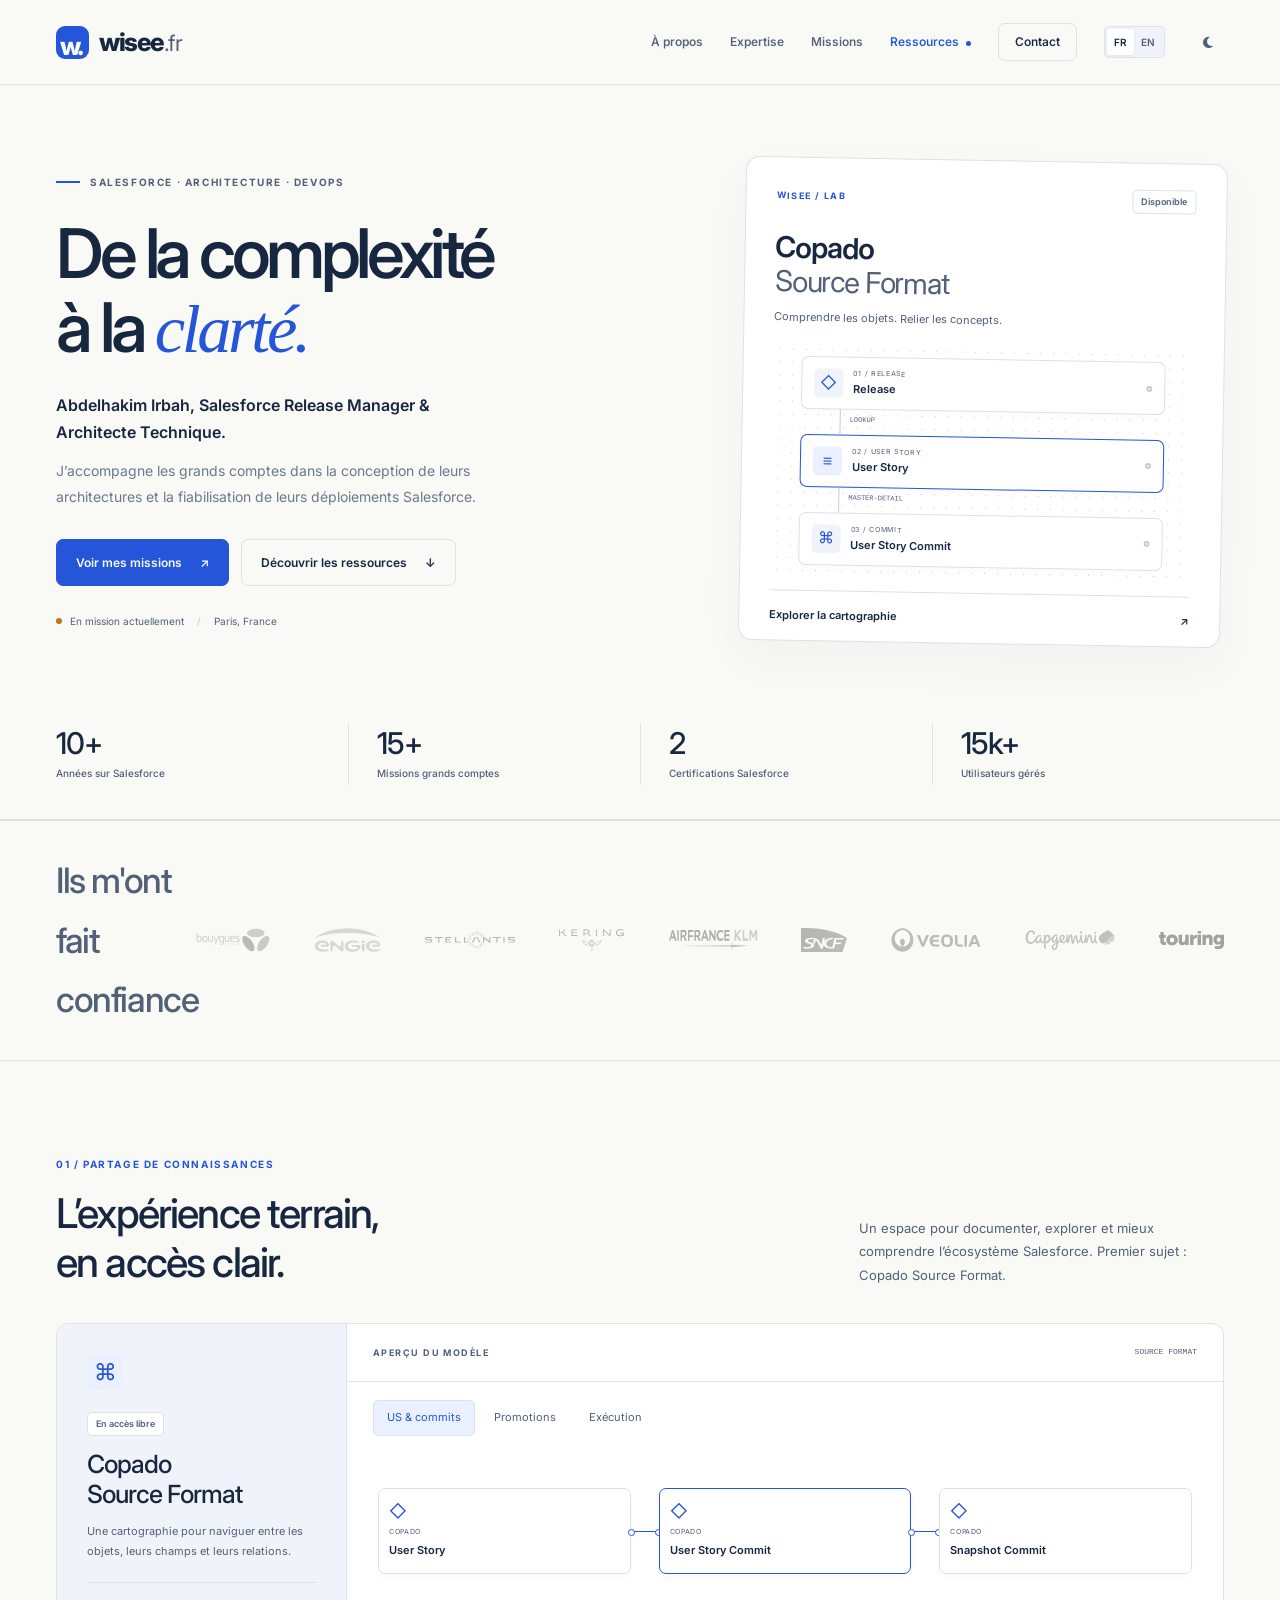
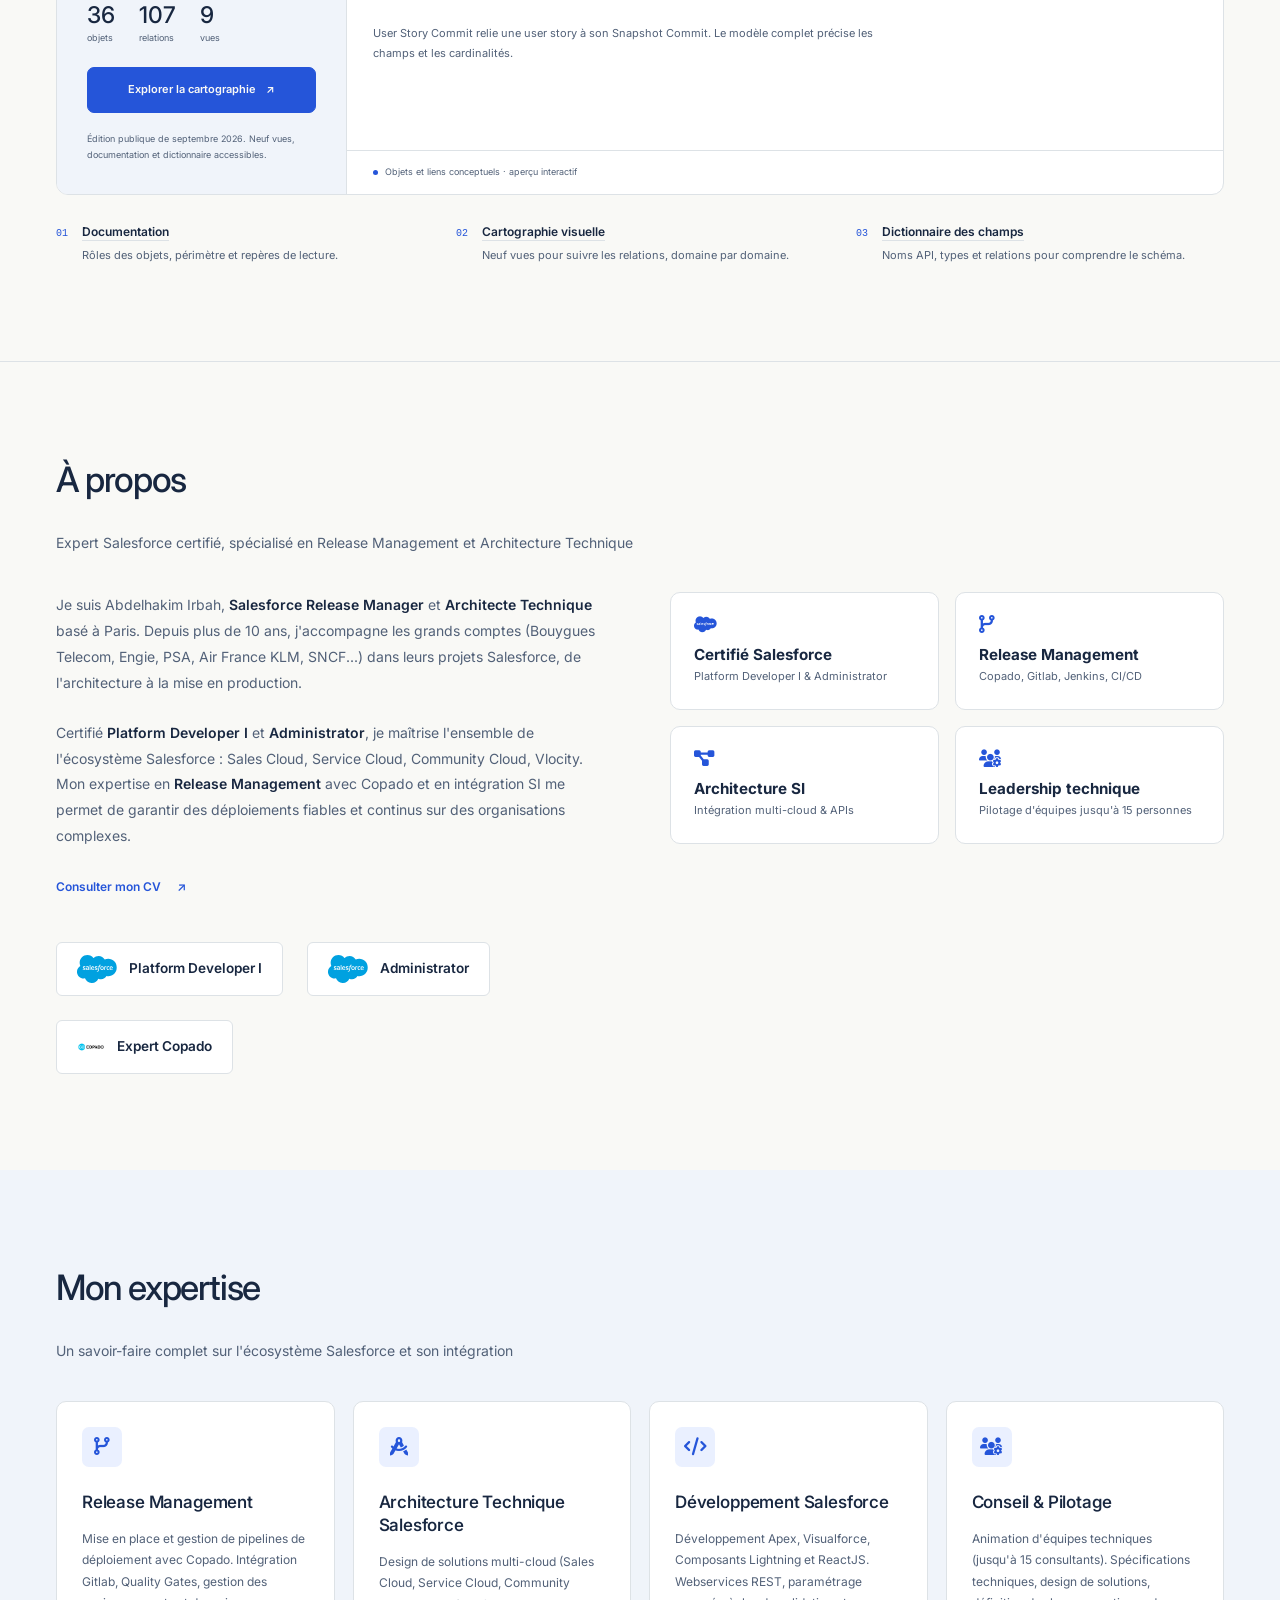
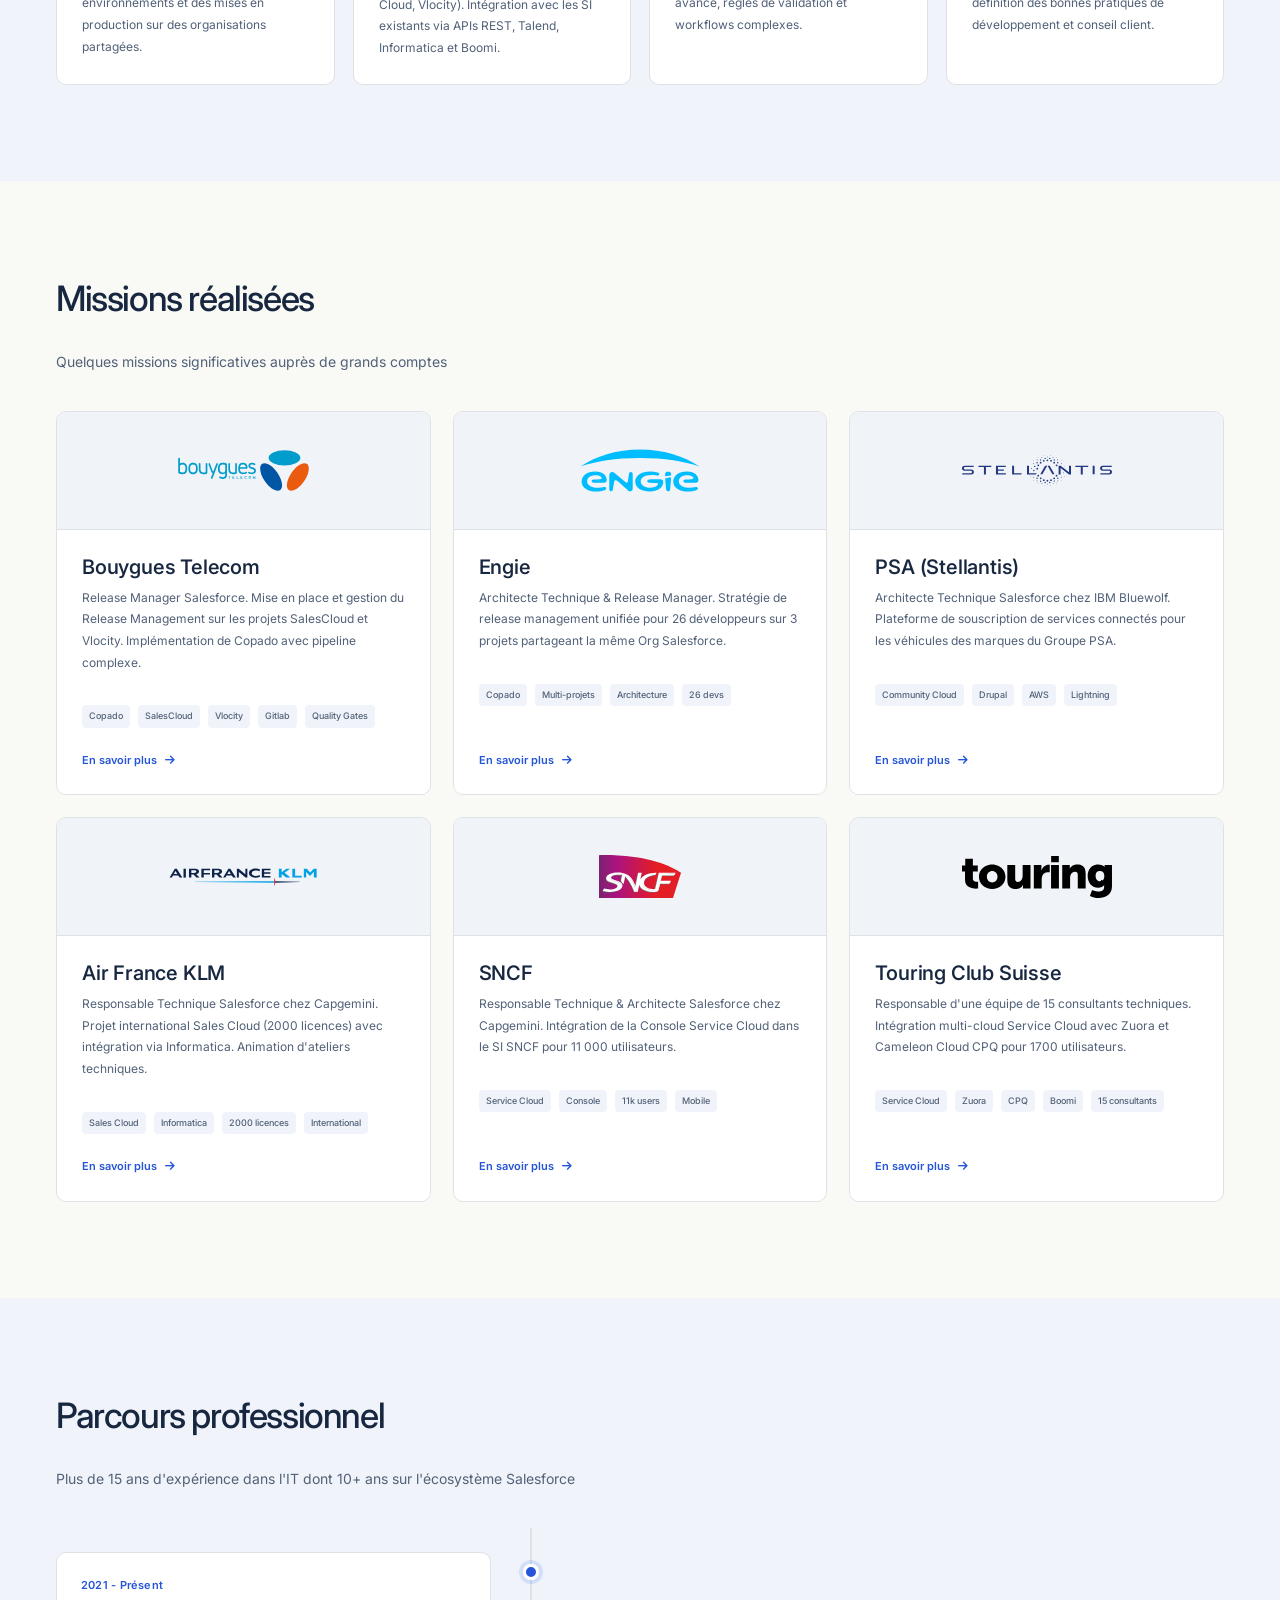
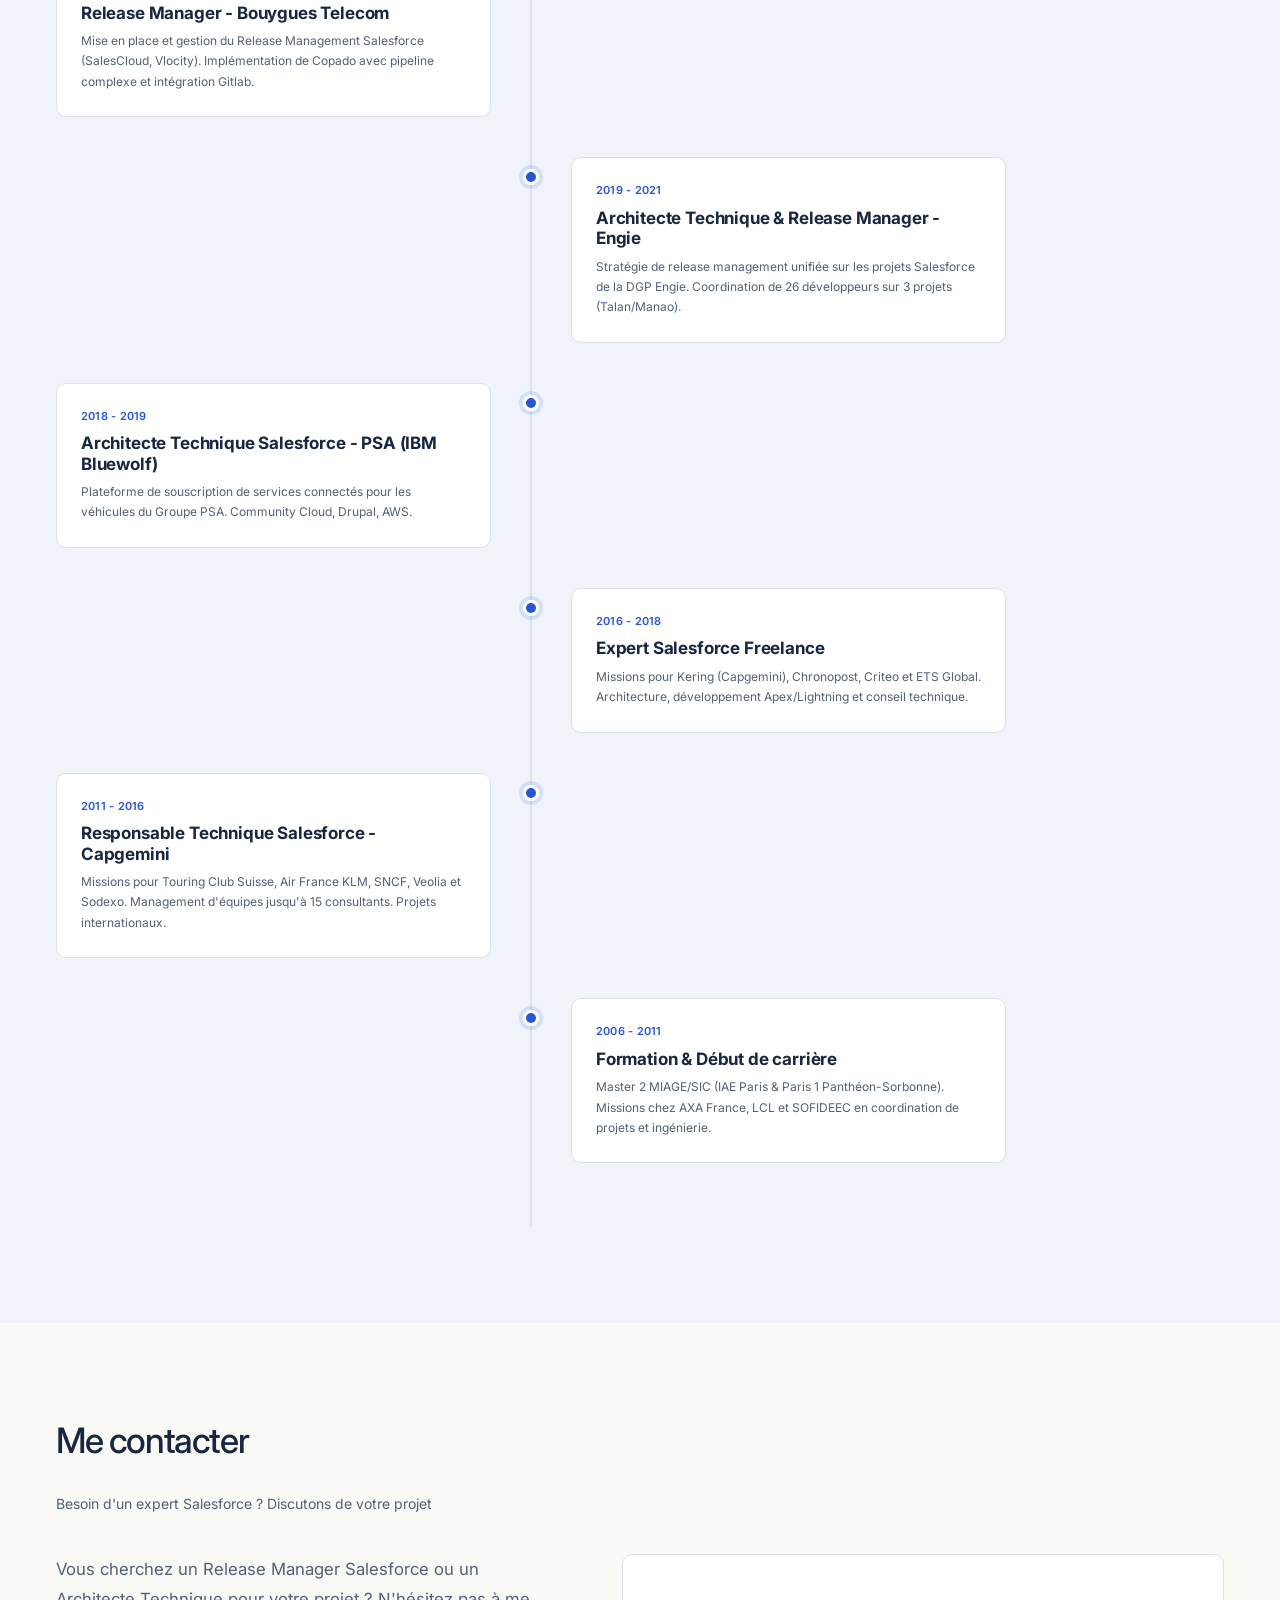
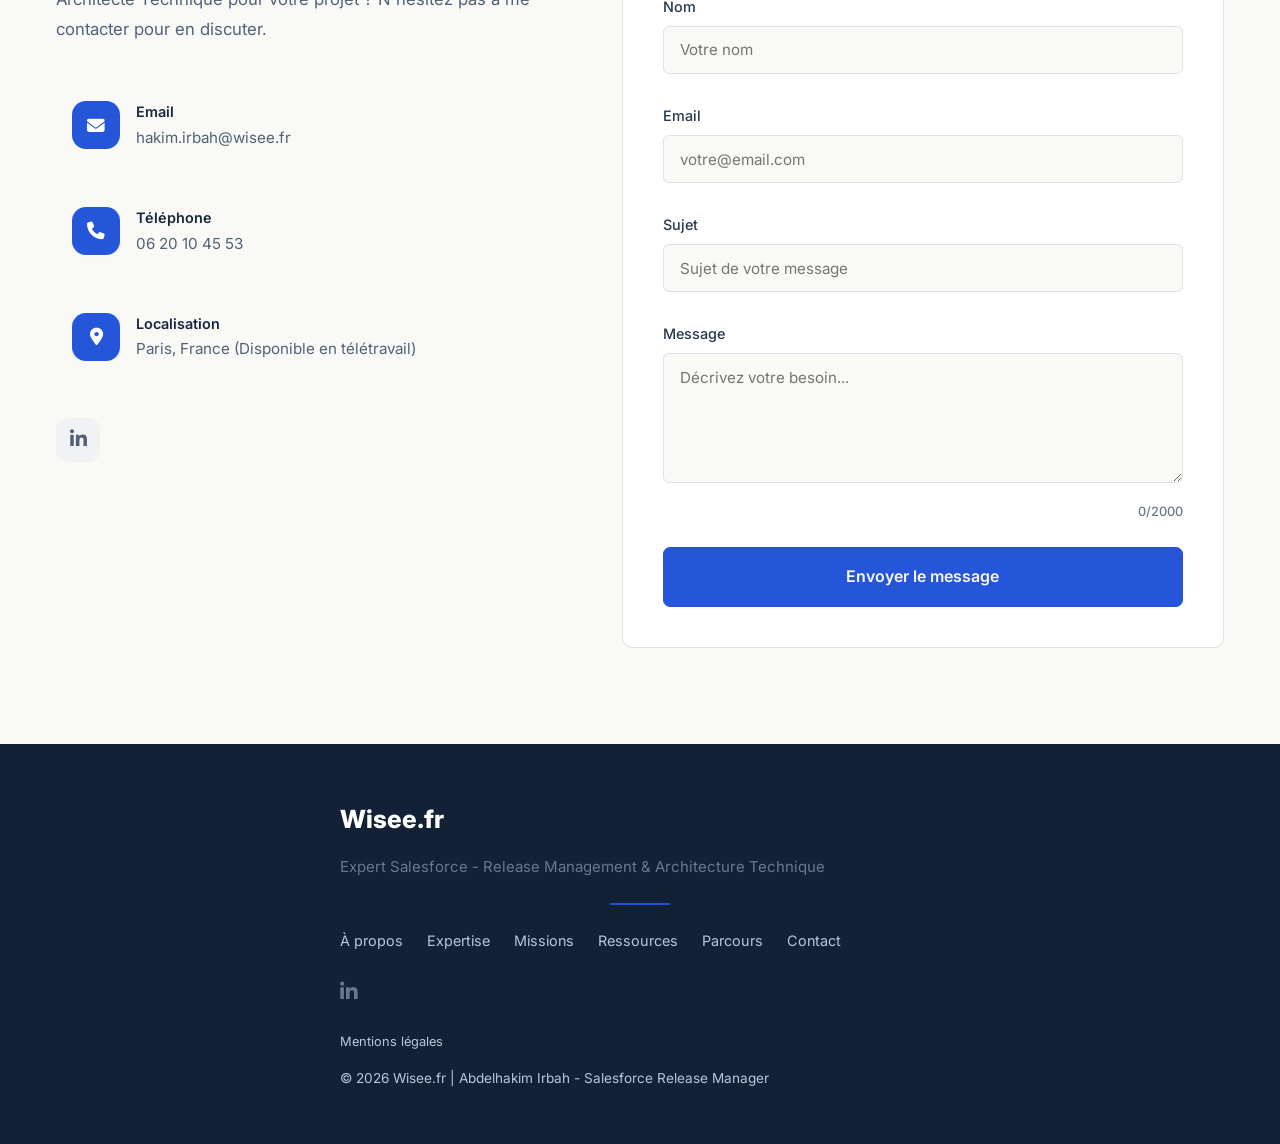
<file: index.html>
<!DOCTYPE html>
<html lang="fr">
<head>
    <meta charset="UTF-8">
    <script>
        // Apply theme BEFORE render to avoid flash
        (function() {
            var saved = localStorage.getItem('theme');
            if (saved === 'dark' || (!saved && window.matchMedia('(prefers-color-scheme: dark)').matches)) {
                document.documentElement.setAttribute('data-theme', 'dark');
            }
        })();
    </script>
    <meta name="viewport" content="width=device-width, initial-scale=1.0">
    <title>Wisee.fr | Abdelhakim Irbah - Salesforce Release Manager</title>
    <meta name="description" content="Abdelhakim Irbah - Salesforce Release Manager & Architecte Technique certifié. +10 ans d'expertise Salesforce, Release Management Copado, Architecture multi-cloud. Paris, France.">
    <meta name="author" content="Abdelhakim Irbah">
    <link rel="canonical" href="https://wisee.fr">
    <link rel="icon" href="/favicon.ico" type="image/x-icon">
    <!-- Open Graph -->
    <meta property="og:title" content="Wisee.fr | Abdelhakim Irbah - Salesforce Release Manager">
    <meta property="og:description" content="Abdelhakim Irbah - Salesforce Release Manager & Architecte Technique certifié. +10 ans d'expertise Salesforce, Release Management Copado, Architecture multi-cloud. Paris, France.">
    <meta property="og:url" content="https://wisee.fr">
    <meta property="og:type" content="website">
    <meta property="og:locale" content="fr_FR">
    <!-- Twitter Card -->
    <meta name="twitter:card" content="summary">
    <meta name="twitter:title" content="Wisee.fr | Abdelhakim Irbah - Salesforce Release Manager">
    <meta name="twitter:description" content="Abdelhakim Irbah - Salesforce Release Manager & Architecte Technique certifié. +10 ans d'expertise Salesforce, Release Management Copado, Architecture multi-cloud. Paris, France.">
    <!-- Schema.org JSON-LD -->
    <script type="application/ld+json">
    {
        "@context": "https://schema.org",
        "@graph": [
            {
                "@type": "Person",
                "@id": "https://wisee.fr/#person",
                "name": "Abdelhakim Irbah",
                "jobTitle": "Salesforce Release Manager & Architecte Technique",
                "url": "https://wisee.fr",
                "sameAs": [
                    "https://www.linkedin.com/in/%F0%9F%92%BB-abdelhakim-irbah-296a0930/"
                ],
                "address": {
                    "@type": "PostalAddress",
                    "addressLocality": "Paris",
                    "addressCountry": "FR"
                },
                "knowsAbout": [
                    "Salesforce",
                    "Release Management",
                    "Copado",
                    "Architecture Technique",
                    "Apex",
                    "Lightning",
                    "Sales Cloud",
                    "Service Cloud"
                ]
            },
            {
                "@type": "ProfessionalService",
                "@id": "https://wisee.fr/#service",
                "name": "Wisee.fr - Abdelhakim Irbah",
                "url": "https://wisee.fr",
                "founder": {
                    "@id": "https://wisee.fr/#person"
                },
                "description": "Salesforce Release Manager & Architecte Technique certifié. +10 ans d'expertise Salesforce, Release Management Copado, Architecture multi-cloud.",
                "areaServed": {
                    "@type": "Place",
                    "name": "Paris, France"
                },
                "hasOfferCatalog": {
                    "@type": "OfferCatalog",
                    "name": "Services Salesforce",
                    "itemListElement": [
                        {
                            "@type": "Offer",
                            "itemOffered": {
                                "@type": "Service",
                                "name": "Salesforce Release Management"
                            }
                        },
                        {
                            "@type": "Offer",
                            "itemOffered": {
                                "@type": "Service",
                                "name": "Architecture Technique Salesforce"
                            }
                        },
                        {
                            "@type": "Offer",
                            "itemOffered": {
                                "@type": "Service",
                                "name": "Développement Salesforce"
                            }
                        },
                        {
                            "@type": "Offer",
                            "itemOffered": {
                                "@type": "Service",
                                "name": "Conseil & Pilotage"
                            }
                        }
                    ]
                },
                "address": {
                    "@type": "PostalAddress",
                    "addressLocality": "Paris",
                    "addressCountry": "FR"
                }
            }
        ]
    }
    </script>
    <link rel="preconnect" href="https://fonts.googleapis.com">
    <link rel="preconnect" href="https://fonts.gstatic.com" crossorigin>
    <link href="https://cdnjs.cloudflare.com/ajax/libs/font-awesome/6.4.0/css/all.min.css" rel="stylesheet">
    <link href="https://fonts.googleapis.com/css2?family=Inter:wght@300;400;500;600;700;800&display=swap" rel="stylesheet">
    <link rel="stylesheet" href="css/site.css">
    <link rel="stylesheet" href="css/design.css">

</head>
<body>
    <a class="skip-link" href="#main-content" data-i18n="ui.skip">Aller au contenu</a>
    <noscript>
        <div style="padding: 1rem; background: #fef3c7; color: #92400e; text-align: center; font-family: sans-serif;">
            Ce site fonctionne mieux avec JavaScript activé. Veuillez activer JavaScript pour une expérience optimale.
        </div>
    </noscript>
    <!-- Navigation -->
    <nav class="navbar" aria-label="Navigation principale">
        <div class="container nav-container">
            <a href="#home" class="logo" aria-label="Wisee — accueil"><span class="brand-mark" aria-hidden="true">w.</span><span>wisee<span class="brand-suffix">.fr</span></span></a>
            <button class="mobile-menu-btn" aria-label="Ouvrir le menu de navigation" aria-expanded="false" aria-controls="main-nav">
                <i class="fas fa-bars"></i>
            </button>
            <div class="nav-links" id="main-nav">
                <a href="#about" data-i18n="nav.about">À propos</a>
                <a href="#expertise" data-i18n="nav.expertise">Expertise</a>
                <a href="#projects" data-i18n="nav.missions">Missions</a>
                <a href="#resources" class="nav-resource"><span data-i18n="nav.resources">Ressources</span> <span class="nav-dot" aria-hidden="true"></span></a>
                <a href="#contact" class="nav-contact" data-i18n="nav.contact">Contact</a>
                <div class="lang-toggle">
                    <button class="active" data-lang="fr">FR</button>
                    <button data-lang="en">EN</button>
                </div>
                <button class="theme-toggle" id="themeToggle" aria-label="Changer le thème">
                    <i class="fas fa-moon"></i>
                </button>
            </div>
        </div>
        <div class="nav-overlay" id="navOverlay"></div>
    </nav>

    <main id="main-content">
    <section class="hero" id="home" aria-labelledby="hero-title">
        <div class="container hero-grid">
            <div class="hero-content">
                <p class="eyebrow"><span class="small-line"></span> SALESFORCE · ARCHITECTURE · DEVOPS</p>
                <h1 id="hero-title" data-i18n-html="ui.headline">De la complexité<br>à la <em>clarté.</em></h1>
                <p class="hero-intro" data-i18n="ui.intro">Abdelhakim Irbah, Salesforce Release Manager & Architecte Technique.</p>
                <p class="hero-subtitle" data-i18n="ui.description">J’accompagne les grands comptes dans la conception de leurs architectures et la fiabilisation de leurs déploiements Salesforce.</p>
                <div class="hero-cta">
                    <a href="#projects" class="btn btn-primary"><span data-i18n="hero.cta1">Voir mes missions</span><span aria-hidden="true">↗</span></a>
                    <a href="#resources" class="btn btn-outline"><span data-i18n="ui.discover">Découvrir les ressources</span><span aria-hidden="true">↓</span></a>
                </div>
                <div class="hero-meta"><span class="availability-dot" aria-hidden="true"></span><span data-i18n="ui.availability">En mission actuellement</span><span class="meta-separator">/</span><span>Paris, France</span></div>
            </div>
            <aside class="feature-preview" aria-labelledby="preview-title">
                <div class="preview-topline"><span class="eyebrow">WISEE / LAB</span><span class="status-label" data-i18n="ui.available">Disponible</span></div>
                <h2 id="preview-title">Copado<br><span>Source Format</span></h2>
                <p data-i18n="ui.previewIntro">Comprendre les objets. Relier les concepts.</p>
                <div class="mini-model" aria-label="Aperçu : une release relie les user stories à leurs commits">
                    <div class="model-node node-release"><span class="node-icon" aria-hidden="true">◇</span><div><small>01 / RELEASE</small><b>Release</b></div><span class="node-port"></span></div>
                    <div class="model-connector" aria-hidden="true"><span>LOOKUP</span></div>
                    <div class="model-node node-story"><span class="node-icon" aria-hidden="true">≡</span><div><small>02 / USER STORY</small><b>User Story</b></div><span class="node-port"></span></div>
                    <div class="model-connector" aria-hidden="true"><span>MASTER-DETAIL</span></div>
                    <div class="model-node node-commit"><span class="node-icon" aria-hidden="true">⌘</span><div><small>03 / COMMIT</small><b>User Story Commit</b></div><span class="node-port"></span></div>
                </div>
                <a class="preview-link" href="resources/copado-source-format/"><span data-i18n="ui.previewCta">Explorer la cartographie</span><span aria-hidden="true">↗</span></a>
            </aside>
        </div>
    </section>

    <!-- Stats Bar -->
    <div class="stats-bar">
        <div class="container">
            <div class="stats-grid">
                <div class="stat-item fade-in">
                    <div class="stat-number">10+</div>
                    <div class="stat-label" data-i18n="stats.years">Années sur Salesforce</div>
                </div>
                <div class="stat-item fade-in">
                    <div class="stat-number">15+</div>
                    <div class="stat-label" data-i18n="stats.missions">Missions grands comptes</div>
                </div>
                <div class="stat-item fade-in">
                    <div class="stat-number">2</div>
                    <div class="stat-label" data-i18n="stats.certs">Certifications Salesforce</div>
                </div>
                <div class="stat-item fade-in">
                    <div class="stat-number">15k+</div>
                    <div class="stat-label" data-i18n="stats.users">Utilisateurs gérés</div>
                </div>
            </div>
        </div>
    </div>

    <!-- Logos Clients -->
    <div class="clients-section">
        <div class="container">
            <div class="section-header">
                <h2 data-i18n="clients.title">Ils m'ont fait confiance</h2>
            </div>
            <div class="clients-logos fade-in">
                <img src="img/bouygues-telecom.svg" alt="Bouygues Telecom" class="client-logo" loading="lazy">
                <img src="img/engie.svg" alt="Engie" class="client-logo" loading="lazy">
                <img src="img/stellantis.svg" alt="Stellantis (PSA)" class="client-logo" loading="lazy">
                <img src="img/kering.svg" alt="Kering" class="client-logo logo-sm" loading="lazy">
                <img src="img/airfranceklm.svg" alt="Air France KLM" class="client-logo" loading="lazy">
                <img src="img/sncf.svg" alt="SNCF" class="client-logo" loading="lazy">
                <img src="img/veolia.svg" alt="Veolia" class="client-logo" loading="lazy">
                <img src="img/capgemini.svg" alt="Capgemini" class="client-logo" loading="lazy">
                <img src="img/tcs.svg" alt="Touring Club Suisse" class="client-logo logo-sm" loading="lazy">
            </div>
        </div>
    </div>

    <section id="resources" class="resources-section" aria-labelledby="resources-title">
        <div class="container">
            <div class="resource-heading">
                <div><p class="eyebrow" data-i18n="ui.knowledge">01 / PARTAGE DE CONNAISSANCES</p><h2 id="resources-title" data-i18n-html="ui.resourcesTitle">L’expérience terrain,<br>en accès clair.</h2></div>
                <p data-i18n="ui.resourcesIntro">Un espace pour documenter, explorer et mieux comprendre l’écosystème Salesforce. Premier sujet : Copado Source Format.</p>
            </div>
            <div class="resource-workspace">
                <div class="resource-sidebar">
                    <div class="resource-icon" aria-hidden="true">⌘</div>
                    <span class="status-label" data-i18n="ui.published">En accès libre</span>
                    <h3>Copado<br> Source Format</h3>
                    <p data-i18n="ui.moduleIntro">Une cartographie pour naviguer entre les objets, leurs champs et leurs relations.</p>
                    <dl class="resource-stats"><div><dt>36</dt><dd data-i18n="ui.objects">objets</dd></div><div><dt>107</dt><dd data-i18n="ui.relations">relations</dd></div><div><dt>9</dt><dd data-i18n="ui.views">vues</dd></div></dl>
                    <a href="resources/copado-source-format/" class="btn btn-primary resource-open"><span data-i18n="ui.previewCta">Explorer la cartographie</span><span aria-hidden="true">↗</span></a>
                    <p class="resource-footnote" data-i18n="ui.scope">Édition publique de septembre 2026. Neuf vues, documentation et dictionnaire accessibles.</p>
                </div>
                <div class="resource-main">
                    <div class="workspace-topline"><span class="eyebrow" data-i18n="ui.modelPreview">APERÇU DU MODÈLE</span><span class="workspace-version">SOURCE FORMAT</span></div>
                    <div class="model-tabs" role="tablist" aria-label="Domaines du modèle">
                        <button type="button" id="tab-stories" role="tab" aria-selected="true" aria-controls="panel-stories" data-preview="stories" data-i18n="ui.stories">US & commits</button>
                        <button type="button" id="tab-promotions" role="tab" aria-selected="false" aria-controls="panel-promotions" tabindex="-1" data-preview="promotions">Promotions</button>
                        <button type="button" id="tab-execution" role="tab" aria-selected="false" aria-controls="panel-execution" tabindex="-1" data-preview="execution" data-i18n="ui.execution">Exécution</button>
                    </div>
<div class="model-panel" id="panel-stories" role="tabpanel" aria-labelledby="tab-stories" tabindex="0"><div class="relationship-preview"><div class="relationship-node"><span class="entity-symbol" aria-hidden="true">◇</span><small>COPADO</small><strong>User Story</strong></div><span class="relationship-line" aria-hidden="true"></span><div class="relationship-node"><span class="entity-symbol" aria-hidden="true">◇</span><small>COPADO</small><strong>User Story Commit</strong></div><span class="relationship-line" aria-hidden="true"></span><div class="relationship-node"><span class="entity-symbol" aria-hidden="true">◇</span><small>COPADO</small><strong>Snapshot Commit</strong></div></div><p class="model-note" data-i18n="ui.storyNote">User Story Commit relie une user story à son Snapshot Commit. Le modèle complet précise les champs et les cardinalités.</p></div><div class="model-panel" id="panel-promotions" role="tabpanel" aria-labelledby="tab-promotions" tabindex="0" hidden><div class="relationship-preview"><div class="relationship-node"><span class="entity-symbol" aria-hidden="true">◇</span><small>COPADO</small><strong>User Story</strong></div><span class="relationship-line" aria-hidden="true"></span><div class="relationship-node"><span class="entity-symbol" aria-hidden="true">◇</span><small>COPADO</small><strong>Promoted User Story</strong></div><span class="relationship-line" aria-hidden="true"></span><div class="relationship-node"><span class="entity-symbol" aria-hidden="true">◇</span><small>COPADO</small><strong>Promotion</strong></div></div><p class="model-note" data-i18n="ui.promotionNote">Promoted User Story est la jonction entre une user story et une promotion. Ses deux relations sont de type Master-Detail.</p></div><div class="model-panel" id="panel-execution" role="tabpanel" aria-labelledby="tab-execution" tabindex="0" hidden><div class="relationship-preview"><div class="relationship-node"><span class="entity-symbol" aria-hidden="true">◇</span><small>COPADO</small><strong>Job Execution</strong></div><span class="relationship-line" aria-hidden="true"></span><div class="relationship-node"><span class="entity-symbol" aria-hidden="true">◇</span><small>COPADO</small><strong>Job Step</strong></div><span class="relationship-line" aria-hidden="true"></span><div class="relationship-node"><span class="entity-symbol" aria-hidden="true">◇</span><small>COPADO</small><strong>Result</strong></div></div><p class="model-note" data-i18n="ui.executionNote">Une Job Step peut être rattachée à une exécution et référencer son dernier Result. Le modèle complet distingue les différents liens.</p></div>                    <div class="workspace-footer"><span class="legend-dot" aria-hidden="true"></span><span data-i18n="ui.legend">Objets et liens conceptuels · aperçu interactif</span></div>
                </div>
            </div>
            <div class="resource-features">
                <div><span class="feature-number">01</span><div><h3><a href="resources/copado-source-format/guide.html" data-i18n="ui.docTitle">Documentation</a></h3><p data-i18n="ui.docText">Rôles des objets, périmètre et repères de lecture.</p></div></div>
                <div><span class="feature-number">02</span><div><h3><a href="resources/copado-source-format/" data-i18n="ui.mapTitle">Cartographie visuelle</a></h3><p data-i18n="ui.mapText">Neuf vues pour suivre les relations, domaine par domaine.</p></div></div>
                <div><span class="feature-number">03</span><div><h3><a href="resources/copado-source-format/dictionary.html" data-i18n="ui.dictTitle">Dictionnaire des champs</a></h3><p data-i18n="ui.dictText">Noms API, types et relations pour comprendre le schéma.</p></div></div>
            </div>
        </div>
    </section>

    <!-- À propos Section -->
    <section id="about" class="section-reveal">
        <div class="container">
            <div class="section-header">
                <h2 data-i18n="about.title">À propos</h2>
                <p data-i18n="about.subtitle">Expert Salesforce certifié, spécialisé en Release Management et Architecture Technique</p>
            </div>
            <div class="about-grid fade-in">
                <div class="about-text">
                    <p data-i18n-html="about.p1">Je suis Abdelhakim Irbah, <strong>Salesforce Release Manager</strong> et <strong>Architecte Technique</strong> basé à Paris. Depuis plus de 10 ans, j'accompagne les grands comptes (Bouygues Telecom, Engie, PSA, Air France KLM, SNCF...) dans leurs projets Salesforce, de l'architecture à la mise en production.</p>
                    <p data-i18n-html="about.p2">Certifié <strong>Platform Developer I</strong> et <strong>Administrator</strong>, je maîtrise l'ensemble de l'écosystème Salesforce : Sales Cloud, Service Cloud, Community Cloud, Vlocity. Mon expertise en <strong>Release Management</strong> avec Copado et en intégration SI me permet de garantir des déploiements fiables et continus sur des organisations complexes.</p>
                    <a class="text-link" href="cv.html" target="_blank" rel="noopener"><span data-i18n="ui.cv">Consulter mon CV</span> <span aria-hidden="true">↗</span></a>
                    <div class="cert-badges">
                        <div class="cert-badge">
                            <img src="img/salesforce.svg" alt="Logo Salesforce - Certification Platform Developer I" loading="lazy">
                            <span>Platform Developer I</span>
                        </div>
                        <div class="cert-badge">
                            <img src="img/salesforce.svg" alt="Logo Salesforce - Certification Administrator" loading="lazy">
                            <span>Administrator</span>
                        </div>
                        <div class="cert-badge">
                            <img src="img/copado.png" alt="Logo Copado - Expert certifié" loading="lazy">
                            <span data-i18n="about.cert.copado">Expert Copado</span>
                        </div>
                    </div>
                </div>
                <div class="about-highlights">
                    <div class="about-highlight-item">
                        <i class="fab fa-salesforce"></i>
                        <h4 data-i18n="about.h1">Certifié Salesforce</h4>
                        <p>Platform Developer I &amp; Administrator</p>
                    </div>
                    <div class="about-highlight-item">
                        <i class="fas fa-code-branch"></i>
                        <h4>Release Management</h4>
                        <p>Copado, Gitlab, Jenkins, CI/CD</p>
                    </div>
                    <div class="about-highlight-item">
                        <i class="fas fa-project-diagram"></i>
                        <h4 data-i18n="about.h3">Architecture SI</h4>
                        <p data-i18n="about.h3.desc">Intégration multi-cloud &amp; APIs</p>
                    </div>
                    <div class="about-highlight-item">
                        <i class="fas fa-users-cog"></i>
                        <h4 data-i18n="about.h4">Leadership technique</h4>
                        <p data-i18n="about.h4.desc">Pilotage d'équipes jusqu'à 15 personnes</p>
                    </div>
                </div>
            </div>
        </div>
    </section>

    <!-- Expertise Section -->
    <section id="expertise" class="alt section-reveal">
        <div class="container">
            <div class="section-header">
                <h2 data-i18n="expertise.title">Mon expertise</h2>
                <p data-i18n="expertise.subtitle">Un savoir-faire complet sur l'écosystème Salesforce et son intégration</p>
            </div>
            <div class="expertise-grid">
                <div class="expertise-card fade-in">
                    <div class="icon">
                        <i class="fas fa-code-branch"></i>
                    </div>
                    <h3>Release Management</h3>
                    <p data-i18n="expertise.card1.desc">Mise en place et gestion de pipelines de déploiement avec Copado. Intégration Gitlab, Quality Gates, gestion des environnements et des mises en production sur des organisations partagées.</p>
                </div>
                <div class="expertise-card fade-in">
                    <div class="icon">
                        <i class="fas fa-drafting-compass"></i>
                    </div>
                    <h3 data-i18n="expertise.card2.title">Architecture Technique Salesforce</h3>
                    <p data-i18n="expertise.card2.desc">Design de solutions multi-cloud (Sales Cloud, Service Cloud, Community Cloud, Vlocity). Intégration avec les SI existants via APIs REST, Talend, Informatica et Boomi.</p>
                </div>
                <div class="expertise-card fade-in">
                    <div class="icon">
                        <i class="fas fa-code"></i>
                    </div>
                    <h3 data-i18n="expertise.card3.title">Développement Salesforce</h3>
                    <p data-i18n="expertise.card3.desc">Développement Apex, Visualforce, Composants Lightning et ReactJS. Webservices REST, paramétrage avancé, règles de validation et workflows complexes.</p>
                </div>
                <div class="expertise-card fade-in">
                    <div class="icon">
                        <i class="fas fa-users-cog"></i>
                    </div>
                    <h3 data-i18n="expertise.card4.title">Conseil &amp; Pilotage</h3>
                    <p data-i18n="expertise.card4.desc">Animation d'équipes techniques (jusqu'à 15 consultants). Spécifications techniques, design de solutions, définition des bonnes pratiques de développement et conseil client.</p>
                </div>
            </div>
        </div>
    </section>

    <!-- Projets / Missions Section -->
    <section id="projects" class="section-reveal">
        <div class="container">
            <div class="section-header">
                <h2 data-i18n="projects.title">Missions réalisées</h2>
                <p data-i18n="projects.subtitle">Quelques missions significatives auprès de grands comptes</p>
            </div>
            <div class="projects-grid">
                <div class="project-card fade-in">
                    <div class="project-img gradient-1">
                        <div class="project-img-pattern"></div>
                        <img class="project-client-mark" src="img/bouygues-telecom.svg" alt="Bouygues Telecom" loading="lazy">
                    </div>
                    <div class="project-content">
                        <h3 class="project-title">Bouygues Telecom</h3>
                        <p class="project-desc" data-i18n="project.bouygues.desc">Release Manager Salesforce. Mise en place et gestion du Release Management sur les projets SalesCloud et Vlocity. Implémentation de Copado avec pipeline complexe.</p>
                        <div class="project-tags">
                            <span class="tag primary">Copado</span>
                            <span class="tag">SalesCloud</span>
                            <span class="tag secondary">Vlocity</span>
                            <span class="tag">Gitlab</span>
                            <span class="tag accent">Quality Gates</span>
                        </div>
                        <a href="#contact" class="project-cta" data-i18n-html="projects.cta">En savoir plus <i class="fas fa-arrow-right"></i></a>
                    </div>
                </div>

                <div class="project-card fade-in">
                    <div class="project-img gradient-2">
                        <div class="project-img-pattern"></div>
                        <img class="project-client-mark" src="img/engie.svg" alt="Engie" loading="lazy">
                    </div>
                    <div class="project-content">
                        <h3 class="project-title">Engie</h3>
                        <p class="project-desc" data-i18n="project.engie.desc">Architecte Technique &amp; Release Manager. Stratégie de release management unifiée pour 26 développeurs sur 3 projets partageant la même Org Salesforce.</p>
                        <div class="project-tags">
                            <span class="tag primary">Copado</span>
                            <span class="tag" data-i18n="tag.multiprojects">Multi-projets</span>
                            <span class="tag secondary">Architecture</span>
                            <span class="tag accent">26 devs</span>
                        </div>
                        <a href="#contact" class="project-cta" data-i18n-html="projects.cta">En savoir plus <i class="fas fa-arrow-right"></i></a>
                    </div>
                </div>

                <div class="project-card fade-in">
                    <div class="project-img gradient-3">
                        <div class="project-img-pattern"></div>
                        <img class="project-client-mark" src="img/stellantis.svg" alt="Stellantis" loading="lazy">
                    </div>
                    <div class="project-content">
                        <h3 class="project-title">PSA (Stellantis)</h3>
                        <p class="project-desc" data-i18n="project.psa.desc">Architecte Technique Salesforce chez IBM Bluewolf. Plateforme de souscription de services connectés pour les véhicules des marques du Groupe PSA.</p>
                        <div class="project-tags">
                            <span class="tag primary">Community Cloud</span>
                            <span class="tag">Drupal</span>
                            <span class="tag secondary">AWS</span>
                            <span class="tag accent">Lightning</span>
                        </div>
                        <a href="#contact" class="project-cta" data-i18n-html="projects.cta">En savoir plus <i class="fas fa-arrow-right"></i></a>
                    </div>
                </div>

                <div class="project-card fade-in">
                    <div class="project-img gradient-1">
                        <div class="project-img-pattern"></div>
                        <img class="project-client-mark" src="img/airfranceklm.svg" alt="Air France KLM" loading="lazy">
                    </div>
                    <div class="project-content">
                        <h3 class="project-title">Air France KLM</h3>
                        <p class="project-desc" data-i18n="project.airfrance.desc">Responsable Technique Salesforce chez Capgemini. Projet international Sales Cloud (2000 licences) avec intégration via Informatica. Animation d'ateliers techniques.</p>
                        <div class="project-tags">
                            <span class="tag primary">Sales Cloud</span>
                            <span class="tag">Informatica</span>
                            <span class="tag secondary" data-i18n="tag.2000licenses">2000 licences</span>
                            <span class="tag accent">International</span>
                        </div>
                        <a href="#contact" class="project-cta" data-i18n-html="projects.cta">En savoir plus <i class="fas fa-arrow-right"></i></a>
                    </div>
                </div>

                <div class="project-card fade-in">
                    <div class="project-img gradient-2">
                        <div class="project-img-pattern"></div>
                        <img class="project-client-mark" src="img/sncf.svg" alt="SNCF" loading="lazy">
                    </div>
                    <div class="project-content">
                        <h3 class="project-title">SNCF</h3>
                        <p class="project-desc" data-i18n="project.sncf.desc">Responsable Technique &amp; Architecte Salesforce chez Capgemini. Intégration de la Console Service Cloud dans le SI SNCF pour 11 000 utilisateurs.</p>
                        <div class="project-tags">
                            <span class="tag primary">Service Cloud</span>
                            <span class="tag">Console</span>
                            <span class="tag secondary">11k users</span>
                            <span class="tag accent">Mobile</span>
                        </div>
                        <a href="#contact" class="project-cta" data-i18n-html="projects.cta">En savoir plus <i class="fas fa-arrow-right"></i></a>
                    </div>
                </div>

                <div class="project-card fade-in">
                    <div class="project-img gradient-3">
                        <div class="project-img-pattern"></div>
                        <img class="project-client-mark" src="img/tcs.svg" alt="Touring Club Suisse" loading="lazy">
                    </div>
                    <div class="project-content">
                        <h3 class="project-title">Touring Club Suisse</h3>
                        <p class="project-desc" data-i18n="project.tcs.desc">Responsable d'une équipe de 15 consultants techniques. Intégration multi-cloud Service Cloud avec Zuora et Cameleon Cloud CPQ pour 1700 utilisateurs.</p>
                        <div class="project-tags">
                            <span class="tag primary">Service Cloud</span>
                            <span class="tag">Zuora</span>
                            <span class="tag secondary">CPQ</span>
                            <span class="tag">Boomi</span>
                            <span class="tag accent">15 consultants</span>
                        </div>
                        <a href="#contact" class="project-cta" data-i18n-html="projects.cta">En savoir plus <i class="fas fa-arrow-right"></i></a>
                    </div>
                </div>
            </div>
        </div>
    </section>

    <!-- Experience Section -->
    <section id="experience" class="alt section-reveal">
        <div class="container">
            <div class="section-header">
                <h2 data-i18n="experience.title">Parcours professionnel</h2>
                <p data-i18n="experience.subtitle">Plus de 15 ans d'expérience dans l'IT dont 10+ ans sur l'écosystème Salesforce</p>
            </div>
            <div class="timeline">
                <div class="timeline-item fade-in">
                    <div class="timeline-dot"></div>
                    <div class="timeline-content">
                        <div class="timeline-date" data-i18n="exp.bouygues.date">2021 - Présent</div>
                        <h3 class="timeline-title" data-i18n="exp.bouygues.title">Release Manager - Bouygues Telecom</h3>
                        <p class="timeline-desc" data-i18n="exp.bouygues.desc">Mise en place et gestion du Release Management Salesforce (SalesCloud, Vlocity). Implémentation de Copado avec pipeline complexe et intégration Gitlab.</p>
                    </div>
                </div>

                <div class="timeline-item fade-in">
                    <div class="timeline-dot"></div>
                    <div class="timeline-content">
                        <div class="timeline-date">2019 - 2021</div>
                        <h3 class="timeline-title" data-i18n="exp.engie.title">Architecte Technique &amp; Release Manager - Engie</h3>
                        <p class="timeline-desc" data-i18n="exp.engie.desc">Stratégie de release management unifiée sur les projets Salesforce de la DGP Engie. Coordination de 26 développeurs sur 3 projets (Talan/Manao).</p>
                    </div>
                </div>

                <div class="timeline-item fade-in">
                    <div class="timeline-dot"></div>
                    <div class="timeline-content">
                        <div class="timeline-date">2018 - 2019</div>
                        <h3 class="timeline-title" data-i18n="exp.psa.title">Architecte Technique Salesforce - PSA (IBM Bluewolf)</h3>
                        <p class="timeline-desc" data-i18n="exp.psa.desc">Plateforme de souscription de services connectés pour les véhicules du Groupe PSA. Community Cloud, Drupal, AWS.</p>
                    </div>
                </div>

                <div class="timeline-item fade-in">
                    <div class="timeline-dot"></div>
                    <div class="timeline-content">
                        <div class="timeline-date">2016 - 2018</div>
                        <h3 class="timeline-title" data-i18n="exp.freelance.title">Expert Salesforce Freelance</h3>
                        <p class="timeline-desc" data-i18n="exp.freelance.desc">Missions pour Kering (Capgemini), Chronopost, Criteo et ETS Global. Architecture, développement Apex/Lightning et conseil technique.</p>
                    </div>
                </div>

                <div class="timeline-item fade-in">
                    <div class="timeline-dot"></div>
                    <div class="timeline-content">
                        <div class="timeline-date">2011 - 2016</div>
                        <h3 class="timeline-title" data-i18n="exp.capgemini.title">Responsable Technique Salesforce - Capgemini</h3>
                        <p class="timeline-desc" data-i18n="exp.capgemini.desc">Missions pour Touring Club Suisse, Air France KLM, SNCF, Veolia et Sodexo. Management d'équipes jusqu'à 15 consultants. Projets internationaux.</p>
                    </div>
                </div>

                <div class="timeline-item fade-in">
                    <div class="timeline-dot"></div>
                    <div class="timeline-content">
                        <div class="timeline-date">2006 - 2011</div>
                        <h3 class="timeline-title" data-i18n="exp.formation.title">Formation &amp; Début de carrière</h3>
                        <p class="timeline-desc" data-i18n="exp.formation.desc">Master 2 MIAGE/SIC (IAE Paris &amp; Paris 1 Panthéon-Sorbonne). Missions chez AXA France, LCL et SOFIDEEC en coordination de projets et ingénierie.</p>
                    </div>
                </div>
            </div>
        </div>
    </section>

    <!-- Contact Section -->
    <section id="contact" class="section-reveal">
        <div class="container">
            <div class="section-header">
                <h2 data-i18n="contact.title">Me contacter</h2>
                <p data-i18n="contact.subtitle">Besoin d'un expert Salesforce ? Discutons de votre projet</p>
            </div>
            <div class="contact-container">
                <div class="contact-info fade-in">
                    <p class="contact-intro" data-i18n="contact.intro">Vous cherchez un Release Manager Salesforce ou un Architecte Technique pour votre projet ? N'hésitez pas à me contacter pour en discuter.</p>

                    <div class="contact-item">
                        <div class="contact-icon">
                            <i class="fas fa-envelope"></i>
                        </div>
                        <div class="contact-text">
                            <strong>Email</strong>
                            <span id="ct-em"></span>
                        </div>
                    </div>

                    <div class="contact-item">
                        <div class="contact-icon">
                            <i class="fas fa-phone"></i>
                        </div>
                        <div class="contact-text">
                            <strong data-i18n="contact.phone">Téléphone</strong>
                            <span id="ct-ph"></span>
                        </div>
                    </div>

                    <div class="contact-item">
                        <div class="contact-icon">
                            <i class="fas fa-map-marker-alt"></i>
                        </div>
                        <div class="contact-text">
                            <strong data-i18n="contact.location">Localisation</strong>
                            <span data-i18n="contact.location.desc">Paris, France (Disponible en télétravail)</span>
                        </div>
                    </div>

                    <div class="social-links">
                        <a href="https://www.linkedin.com/in/%F0%9F%92%BB-abdelhakim-irbah-296a0930/" target="_blank" class="social-link" aria-label="Profil LinkedIn d'Abdelhakim Irbah">
                            <i class="fab fa-linkedin-in"></i>
                        </a>
                    </div>
                </div>
                <div class="contact-form fade-in">
                    <div id="form-message" style="display: none; margin-bottom: 20px;"></div>

                    <form id="contactForm" action="traitement-contact.php" method="POST">
                        <!-- CSRF Token (fetched dynamically from csrf-token.php) -->
                        <input type="hidden" id="csrf_token" name="csrf_token" value="">

                        <!-- Honeypot anti-spam (hidden from humans, bots fill it) -->
                        <div style="position:absolute; left:-9999px; opacity:0; height:0; overflow:hidden;" aria-hidden="true">
                            <label for="website">Website</label>
                            <input type="text" id="website" name="website" tabindex="-1" autocomplete="off">
                        </div>

                        <div class="form-group" id="group-name">
                            <label for="name" class="form-label" data-i18n="form.name">Nom</label>
                            <input type="text" id="name" name="name" class="form-control" data-i18n-placeholder="form.name.ph" placeholder="Votre nom" required minlength="2" maxlength="100" pattern="[A-Za-zÀ-ÿ\s\-']+">
                            <span class="field-icon" aria-hidden="true"></span>
                            <span class="field-error" id="error-name"></span>
                        </div>

                        <div class="form-group" id="group-email">
                            <label for="email" class="form-label">Email</label>
                            <input type="email" id="email" name="email" class="form-control" data-i18n-placeholder="form.email.ph" placeholder="votre@email.com" required maxlength="100">
                            <span class="field-icon" aria-hidden="true"></span>
                            <span class="field-error" id="error-email"></span>
                        </div>

                        <div class="form-group" id="group-subject">
                            <label for="subject" class="form-label" data-i18n="form.subject">Sujet</label>
                            <input type="text" id="subject" name="subject" class="form-control" data-i18n-placeholder="form.subject.ph" placeholder="Sujet de votre message" required maxlength="100">
                            <span class="field-icon" aria-hidden="true"></span>
                            <span class="field-error" id="error-subject"></span>
                        </div>

                        <div class="form-group" id="group-message">
                            <label for="message" class="form-label">Message</label>
                            <textarea id="message" name="message" class="form-control" data-i18n-placeholder="form.message.ph" placeholder="Décrivez votre besoin..." required minlength="10" maxlength="2000"></textarea>
                            <span class="field-icon" aria-hidden="true"></span>
                            <span class="field-error" id="error-message"></span>
                            <span class="char-counter" id="char-counter">0/2000</span>
                        </div>

                        <button type="submit" class="btn btn-primary" id="submit-btn">
                            <span class="btn-text" data-i18n="form.submit">Envoyer le message</span>
                            <span class="btn-loader" aria-hidden="true"><span class="spinner"></span> <span data-i18n="form.sending">Envoi en cours...</span></span>
                        </button>
                    </form>

                    <!-- Fetch CSRF token on page load -->
                    <script>
                    (function() {
                        fetch('csrf-token.php', { credentials: 'same-origin' })
                            .then(function(response) { return response.json(); })
                            .then(function(data) {
                                if (data.token) {
                                    document.getElementById('csrf_token').value = data.token;
                                }
                            })
                            .catch(function() {
                                // Silently fail - server-side will handle missing token
                            });
                    })();
                    </script>
                </div>
            </div>
        </div>
    </section>
    </main>

    <!-- Footer -->
    <footer>
        <div class="container">
            <div class="footer-content">
                <div class="footer-logo">Wisee.fr</div>
                <p data-i18n="footer.tagline">Expert Salesforce - Release Management &amp; Architecture Technique</p>

                <div class="footer-divider"></div>

                <div class="footer-links">
                    <a href="#about" class="footer-link" data-i18n="nav.about">À propos</a>
                    <a href="#expertise" class="footer-link" data-i18n="nav.expertise">Expertise</a>
                    <a href="#projects" class="footer-link" data-i18n="nav.missions">Missions</a>
                    <a href="#resources" class="footer-link" data-i18n="nav.resources">Ressources</a>
                    <a href="#experience" class="footer-link" data-i18n="nav.parcours">Parcours</a>
                    <a href="#contact" class="footer-link" data-i18n="nav.contact">Contact</a>
                </div>

                <div class="footer-social">
                    <a href="https://www.linkedin.com/in/%F0%9F%92%BB-abdelhakim-irbah-296a0930/" target="_blank" aria-label="Profil LinkedIn d'Abdelhakim Irbah">
                        <i class="fab fa-linkedin-in"></i>
                    </a>
                </div>

                <a href="mentions-legales.html" class="footer-link" style="display:block; margin-bottom: var(--space-sm); font-size: 0.8rem;">Mentions légales</a>
                <p class="copyright">&copy; 2026 Wisee.fr | Abdelhakim Irbah - Salesforce Release Manager</p>
            </div>
        </div>
    </footer>

    <button class="back-to-top" id="backToTop" aria-label="Retour en haut de la page">
        <i class="fas fa-chevron-up"></i>
    </button>

    <!-- Scripts -->
    <script>
        // ===================== FORM VALIDATION & AJAX SUBMIT =====================
        (function() {
            const form = document.getElementById('contactForm');
            const submitBtn = document.getElementById('submit-btn');
            const formMessage = document.getElementById('form-message');
            const nameInput = document.getElementById('name');
            const emailInput = document.getElementById('email');
            const subjectInput = document.getElementById('subject');
            const messageInput = document.getElementById('message');
            const charCounter = document.getElementById('char-counter');
            let isSubmitting = false;

            function getLang() {
                return document.documentElement.lang || 'fr';
            }

            // Validation messages
            const validationMessages = {
                fr: {
                    nameRequired: 'Le nom est requis',
                    nameMin: 'Le nom doit contenir au moins 2 caractères',
                    nameFormat: 'Le nom ne peut contenir que des lettres, espaces, tirets et apostrophes',
                    emailRequired: 'L\'email est requis',
                    emailFormat: 'Veuillez entrer une adresse email valide',
                    subjectRequired: 'Le sujet est requis',
                    messageRequired: 'Le message est requis',
                    messageMin: 'Le message doit contenir au moins 10 caractères',
                    submitSuccess: 'Message envoyé avec succès !',
                    submitSuccessDetail: 'Je vous répondrai dans les plus brefs délais.',
                    submitError: 'Une erreur s\'est produite lors de l\'envoi. Veuillez réessayer.',
                    newMessage: 'Envoyer un nouveau message'
                },
                en: {
                    nameRequired: 'Name is required',
                    nameMin: 'Name must be at least 2 characters',
                    nameFormat: 'Name can only contain letters, spaces, hyphens and apostrophes',
                    emailRequired: 'Email is required',
                    emailFormat: 'Please enter a valid email address',
                    subjectRequired: 'Subject is required',
                    messageRequired: 'Message is required',
                    messageMin: 'Message must be at least 10 characters',
                    submitSuccess: 'Message sent successfully!',
                    submitSuccessDetail: 'I will get back to you as soon as possible.',
                    submitError: 'An error occurred while sending. Please try again.',
                    newMessage: 'Send a new message'
                }
            };

            function msg(key) {
                var lang = getLang();
                return (validationMessages[lang] && validationMessages[lang][key]) || validationMessages['fr'][key] || '';
            }

            // Field validation functions
            function validateName() {
                var val = nameInput.value.trim();
                var group = document.getElementById('group-name');
                var errorEl = document.getElementById('error-name');
                var namePattern = /^[A-Za-zÀ-ÿ\s\-']+$/;

                if (!val) {
                    setFieldState(group, errorEl, 'error', msg('nameRequired'));
                    return false;
                }
                if (val.length < 2) {
                    setFieldState(group, errorEl, 'error', msg('nameMin'));
                    return false;
                }
                if (!namePattern.test(val)) {
                    setFieldState(group, errorEl, 'error', msg('nameFormat'));
                    return false;
                }
                setFieldState(group, errorEl, 'valid', '');
                return true;
            }

            function validateEmail() {
                var val = emailInput.value.trim();
                var group = document.getElementById('group-email');
                var errorEl = document.getElementById('error-email');
                var emailPattern = /^[^\s@]+@[^\s@]+\.[^\s@]+$/;

                if (!val) {
                    setFieldState(group, errorEl, 'error', msg('emailRequired'));
                    return false;
                }
                if (!emailPattern.test(val)) {
                    setFieldState(group, errorEl, 'error', msg('emailFormat'));
                    return false;
                }
                setFieldState(group, errorEl, 'valid', '');
                return true;
            }

            function validateSubject() {
                var val = subjectInput.value.trim();
                var group = document.getElementById('group-subject');
                var errorEl = document.getElementById('error-subject');

                if (!val) {
                    setFieldState(group, errorEl, 'error', msg('subjectRequired'));
                    return false;
                }
                setFieldState(group, errorEl, 'valid', '');
                return true;
            }

            function validateMessage() {
                var val = messageInput.value.trim();
                var group = document.getElementById('group-message');
                var errorEl = document.getElementById('error-message');

                if (!val) {
                    setFieldState(group, errorEl, 'error', msg('messageRequired'));
                    return false;
                }
                if (val.length < 10) {
                    setFieldState(group, errorEl, 'error', msg('messageMin'));
                    return false;
                }
                setFieldState(group, errorEl, 'valid', '');
                return true;
            }

            function setFieldState(group, errorEl, state, message) {
                group.classList.remove('valid', 'error');
                if (state) {
                    group.classList.add(state);
                }
                errorEl.textContent = message || '';
            }

            // Character counter
            function updateCharCounter() {
                var len = messageInput.value.length;
                charCounter.textContent = len + '/2000';
                charCounter.classList.remove('warning', 'danger');
                if (len >= 1800) {
                    charCounter.classList.add('danger');
                } else if (len >= 1400) {
                    charCounter.classList.add('warning');
                }
            }

            // Attach validation on blur
            nameInput.addEventListener('blur', function() { if (this.value.trim()) validateName(); });
            emailInput.addEventListener('blur', function() { if (this.value.trim()) validateEmail(); });
            subjectInput.addEventListener('blur', function() { if (this.value.trim()) validateSubject(); });
            messageInput.addEventListener('blur', function() { if (this.value.trim()) validateMessage(); });

            // Attach validation on input (after first blur / error)
            nameInput.addEventListener('input', function() {
                if (document.getElementById('group-name').classList.contains('error')) validateName();
            });
            emailInput.addEventListener('input', function() {
                if (document.getElementById('group-email').classList.contains('error')) validateEmail();
            });
            subjectInput.addEventListener('input', function() {
                if (document.getElementById('group-subject').classList.contains('error')) validateSubject();
            });
            messageInput.addEventListener('input', function() {
                updateCharCounter();
                if (document.getElementById('group-message').classList.contains('error')) validateMessage();
            });

            // Init char counter
            updateCharCounter();

            // AJAX form submission
            form.addEventListener('submit', function(e) {
                e.preventDefault();

                if (isSubmitting) return;

                // Validate all fields
                var isNameValid = validateName();
                var isEmailValid = validateEmail();
                var isSubjectValid = validateSubject();
                var isMessageValid = validateMessage();

                if (!isNameValid || !isEmailValid || !isSubjectValid || !isMessageValid) {
                    // Focus the first invalid field
                    var firstError = form.querySelector('.form-group.error .form-control');
                    if (firstError) firstError.focus();
                    return;
                }

                // Start loading state
                isSubmitting = true;
                submitBtn.classList.add('loading');
                formMessage.style.display = 'none';

                var formData = new FormData(form);

                fetch(form.action, {
                    method: 'POST',
                    body: formData,
                    credentials: 'same-origin'
                })
                .then(function(response) {
                    if (response.ok || response.redirected) {
                        showSuccess();
                    } else {
                        showError();
                    }
                })
                .catch(function() {
                    showError();
                })
                .finally(function() {
                    isSubmitting = false;
                    submitBtn.classList.remove('loading');
                });
            });

            function showSuccess() {
                var contactFormDiv = form.closest('.contact-form');
                var lang = getLang();
                var successMsg = msg('submitSuccess');
                var successDetail = msg('submitSuccessDetail');
                var newMsgLabel = msg('newMessage');

                form.style.display = 'none';
                formMessage.style.display = 'block';
                formMessage.innerHTML = '<div class="form-success-message">' +
                    '<div class="success-icon"><i class="fas fa-check"></i></div>' +
                    '<h3>' + successMsg + '</h3>' +
                    '<p>' + successDetail + '</p>' +
                    '<button type="button" class="btn btn-outline" id="btn-new-message">' + newMsgLabel + '</button>' +
                    '</div>';

                document.getElementById('btn-new-message').addEventListener('click', function() {
                    form.reset();
                    form.style.display = '';
                    formMessage.style.display = 'none';
                    formMessage.innerHTML = '';
                    updateCharCounter();
                    // Reset all field states
                    ['group-name', 'group-email', 'group-subject', 'group-message'].forEach(function(id) {
                        var g = document.getElementById(id);
                        if (g) g.classList.remove('valid', 'error');
                    });
                    ['error-name', 'error-email', 'error-subject', 'error-message'].forEach(function(id) {
                        var el = document.getElementById(id);
                        if (el) el.textContent = '';
                    });
                });

                // Clean URL if needed
                if (window.history && window.history.replaceState) {
                    var cleanUrl = window.location.pathname + window.location.hash;
                    window.history.replaceState({}, '', cleanUrl);
                }
            }

            function showError() {
                formMessage.style.display = 'block';
                formMessage.innerHTML = '<div class="form-error-banner"><i class="fas fa-exclamation-circle"></i> ' + msg('submitError') + '</div>';
            }

            // Handle legacy ?status= redirect (from server-side PHP in case fetch fails)
            var urlParams = new URLSearchParams(window.location.search);
            var status = urlParams.get('status');
            if (status === 'success') {
                showSuccess();
            } else if (status === 'error') {
                showError();
            }
        })();

        // ===================== TRANSLATIONS =====================
        const translations = {
            fr: {
                "nav.resources": "Ressources",
                "ui.skip": "Aller au contenu",
                "ui.headline": "De la complexité<br>à la <em>clarté.</em>",
                "ui.intro": "Abdelhakim Irbah, Salesforce Release Manager & Architecte Technique.",
                "ui.description": "J’accompagne les grands comptes dans la conception de leurs architectures et la fiabilisation de leurs déploiements Salesforce.",
                "ui.discover": "Découvrir les ressources",
                "ui.availability": "En mission actuellement",
                "ui.available": "Disponible",
                "ui.previewIntro": "Comprendre les objets. Relier les concepts.",
                "ui.previewCta": "Explorer la cartographie",
                "ui.knowledge": "01 / PARTAGE DE CONNAISSANCES",
                "ui.resourcesTitle": "L’expérience terrain,<br>en accès clair.",
                "ui.resourcesIntro": "Un espace pour documenter, explorer et mieux comprendre l’écosystème Salesforce. Premier sujet : Copado Source Format.",
                "ui.published": "En accès libre",
                "ui.moduleIntro": "Une cartographie pour naviguer entre les objets, leurs champs et leurs relations.",
                "ui.objects": "objets",
                "ui.relations": "relations",
                "ui.views": "vues",
                "ui.scope": "Édition publique de septembre 2026. Neuf vues, documentation et dictionnaire accessibles.",
                "ui.modelPreview": "APERÇU DU MODÈLE",
                "ui.stories": "US & commits",
                "ui.execution": "Exécution",
                "ui.legend": "Objets et liens conceptuels · aperçu interactif",
                "ui.docTitle": "Documentation",
                "ui.docText": "Rôles des objets, périmètre et repères de lecture.",
                "ui.mapTitle": "Cartographie visuelle",
                "ui.mapText": "Neuf vues pour suivre les relations, domaine par domaine.",
                "ui.dictTitle": "Dictionnaire des champs",
                "ui.dictText": "Noms API, types et relations pour comprendre le schéma.",
                "ui.cv": "Consulter mon CV",
                "ui.storyNote": "User Story Commit relie une user story à son Snapshot Commit. Le modèle complet précise les champs et les cardinalités.",
                "ui.promotionNote": "Promoted User Story est la jonction entre une user story et une promotion. Ses deux relations sont de type Master-Detail.",
                "ui.executionNote": "Une Job Step peut être rattachée à une exécution et référencer son dernier Result. Le modèle complet distingue les différents liens.",

                'nav.about': 'À propos',
                'nav.expertise': 'Expertise',
                'nav.missions': 'Missions',
                'nav.parcours': 'Parcours',
                'nav.contact': 'Contact',
                'hero.badge': 'En mission - Non disponible actuellement',
                'hero.subtitle': '<span class="highlight">Salesforce Release Manager</span> & Architecte Technique. Certifié Platform Developer I & Administrator. +10 ans d\'expertise Salesforce au service des grands comptes.',
                'hero.cta1': 'Voir mes missions',
                'hero.cta2': 'Me contacter',
                'hero.cv': 'Télécharger CV',
                'stats.years': 'Années sur Salesforce',
                'stats.missions': 'Missions grands comptes',
                'stats.certs': 'Certifications Salesforce',
                'stats.users': 'Utilisateurs gérés',
                'clients.title': 'Ils m\'ont fait confiance',
                'about.title': 'À propos',
                'about.subtitle': 'Expert Salesforce certifié, spécialisé en Release Management et Architecture Technique',
                'about.p1': 'Je suis Abdelhakim Irbah, <strong>Salesforce Release Manager</strong> et <strong>Architecte Technique</strong> basé à Paris. Depuis plus de 10 ans, j\'accompagne les grands comptes (Bouygues Telecom, Engie, PSA, Air France KLM, SNCF...) dans leurs projets Salesforce, de l\'architecture à la mise en production.',
                'about.p2': 'Certifié <strong>Platform Developer I</strong> et <strong>Administrator</strong>, je maîtrise l\'ensemble de l\'écosystème Salesforce : Sales Cloud, Service Cloud, Community Cloud, Vlocity. Mon expertise en <strong>Release Management</strong> avec Copado et en intégration SI me permet de garantir des déploiements fiables et continus sur des organisations complexes.',
                'about.cert.copado': 'Expert Copado',
                'about.h1': 'Certifié Salesforce',
                'about.h3': 'Architecture SI',
                'about.h3.desc': 'Intégration multi-cloud & APIs',
                'about.h4': 'Leadership technique',
                'about.h4.desc': 'Pilotage d\'équipes jusqu\'à 15 personnes',
                'expertise.title': 'Mon expertise',
                'expertise.subtitle': 'Un savoir-faire complet sur l\'écosystème Salesforce et son intégration',
                'expertise.card1.desc': 'Mise en place et gestion de pipelines de déploiement avec Copado. Intégration Gitlab, Quality Gates, gestion des environnements et des mises en production sur des organisations partagées.',
                'expertise.card2.title': 'Architecture Technique Salesforce',
                'expertise.card2.desc': 'Design de solutions multi-cloud (Sales Cloud, Service Cloud, Community Cloud, Vlocity). Intégration avec les SI existants via APIs REST, Talend, Informatica et Boomi.',
                'expertise.card3.title': 'Développement Salesforce',
                'expertise.card3.desc': 'Développement Apex, Visualforce, Composants Lightning et ReactJS. Webservices REST, paramétrage avancé, règles de validation et workflows complexes.',
                'expertise.card4.title': 'Conseil & Pilotage',
                'expertise.card4.desc': 'Animation d\'équipes techniques (jusqu\'à 15 consultants). Spécifications techniques, design de solutions, définition des bonnes pratiques de développement et conseil client.',
                'projects.title': 'Missions réalisées',
                'projects.subtitle': 'Quelques missions significatives auprès de grands comptes',
                'projects.cta': 'En savoir plus <i class="fas fa-arrow-right"></i>',
                'project.bouygues.desc': 'Release Manager Salesforce. Mise en place et gestion du Release Management sur les projets SalesCloud et Vlocity. Implémentation de Copado avec pipeline complexe.',
                'project.engie.desc': 'Architecte Technique & Release Manager. Stratégie de release management unifiée pour 26 développeurs sur 3 projets partageant la même Org Salesforce.',
                'project.psa.desc': 'Architecte Technique Salesforce chez IBM Bluewolf. Plateforme de souscription de services connectés pour les véhicules des marques du Groupe PSA.',
                'project.airfrance.desc': 'Responsable Technique Salesforce chez Capgemini. Projet international Sales Cloud (2000 licences) avec intégration via Informatica. Animation d\'ateliers techniques.',
                'project.sncf.desc': 'Responsable Technique & Architecte Salesforce chez Capgemini. Intégration de la Console Service Cloud dans le SI SNCF pour 11 000 utilisateurs.',
                'project.tcs.desc': 'Responsable d\'une équipe de 15 consultants techniques. Intégration multi-cloud Service Cloud avec Zuora et Cameleon Cloud CPQ pour 1700 utilisateurs.',
                'tag.multiprojects': 'Multi-projets',
                'tag.2000licenses': '2000 licences',
                'experience.title': 'Parcours professionnel',
                'experience.subtitle': 'Plus de 15 ans d\'expérience dans l\'IT dont 10+ ans sur l\'écosystème Salesforce',
                'exp.bouygues.date': '2021 - Présent',
                'exp.bouygues.title': 'Release Manager - Bouygues Telecom',
                'exp.bouygues.desc': 'Mise en place et gestion du Release Management Salesforce (SalesCloud, Vlocity). Implémentation de Copado avec pipeline complexe et intégration Gitlab.',
                'exp.engie.title': 'Architecte Technique & Release Manager - Engie',
                'exp.engie.desc': 'Stratégie de release management unifiée sur les projets Salesforce de la DGP Engie. Coordination de 26 développeurs sur 3 projets (Talan/Manao).',
                'exp.psa.title': 'Architecte Technique Salesforce - PSA (IBM Bluewolf)',
                'exp.psa.desc': 'Plateforme de souscription de services connectés pour les véhicules du Groupe PSA. Community Cloud, Drupal, AWS.',
                'exp.freelance.title': 'Expert Salesforce Freelance',
                'exp.freelance.desc': 'Missions pour Kering (Capgemini), Chronopost, Criteo et ETS Global. Architecture, développement Apex/Lightning et conseil technique.',
                'exp.capgemini.title': 'Responsable Technique Salesforce - Capgemini',
                'exp.capgemini.desc': 'Missions pour Touring Club Suisse, Air France KLM, SNCF, Veolia et Sodexo. Management d\'équipes jusqu\'à 15 consultants. Projets internationaux.',
                'exp.formation.title': 'Formation & Début de carrière',
                'exp.formation.desc': 'Master 2 MIAGE/SIC (IAE Paris & Paris 1 Panthéon-Sorbonne). Missions chez AXA France, LCL et SOFIDEEC en coordination de projets et ingénierie.',
                'contact.title': 'Me contacter',
                'contact.subtitle': 'Besoin d\'un expert Salesforce ? Discutons de votre projet',
                'contact.intro': 'Vous cherchez un Release Manager Salesforce ou un Architecte Technique pour votre projet ? N\'hésitez pas à me contacter pour en discuter.',
                'contact.phone': 'Téléphone',
                'contact.location': 'Localisation',
                'contact.location.desc': 'Paris, France (Disponible en télétravail)',
                'form.name': 'Nom',
                'form.name.ph': 'Votre nom',
                'form.email.ph': 'votre@email.com',
                'form.subject': 'Sujet',
                'form.subject.ph': 'Sujet de votre message',
                'form.message.ph': 'Décrivez votre besoin...',
                'form.submit': 'Envoyer le message',
                'form.sending': 'Envoi en cours...',
                'footer.tagline': 'Expert Salesforce - Release Management & Architecture Technique'
            },
            en: {
                "nav.resources": "Resources",
                "ui.skip": "Skip to content",
                "ui.headline": "From complexity<br>to <em>clarity.</em>",
                "ui.intro": "Abdelhakim Irbah, Salesforce Release Manager & Technical Architect.",
                "ui.description": "I help enterprise teams design their architectures and build reliable Salesforce deployment processes.",
                "ui.discover": "Discover the resources",
                "ui.availability": "Currently on assignment",
                "ui.available": "Available",
                "ui.previewIntro": "Understand the objects. Connect the concepts.",
                "ui.previewCta": "Explore the map (FR)",
                "ui.knowledge": "01 / SHARING KNOWLEDGE",
                "ui.resourcesTitle": "Field experience,<br>made clear.",
                "ui.resourcesIntro": "A space to document, explore and better understand the Salesforce ecosystem. First up: Copado Source Format.",
                "ui.published": "Open access",
                "ui.moduleIntro": "A map to navigate objects, their fields and their relationships.",
                "ui.objects": "objects",
                "ui.relations": "relationships",
                "ui.views": "views",
                "ui.scope": "Public edition, September 2026. Nine views, documentation and a field dictionary (FR).",
                "ui.modelPreview": "MODEL PREVIEW",
                "ui.stories": "Stories & commits",
                "ui.execution": "Execution",
                "ui.legend": "Objects and conceptual links · interactive preview",
                "ui.docTitle": "Documentation",
                "ui.docText": "Object responsibilities, scope and reading guidance.",
                "ui.mapTitle": "Visual data model",
                "ui.mapText": "Nine views to follow relationships, domain by domain.",
                "ui.dictTitle": "Field dictionary",
                "ui.dictText": "API names, types and relationships to understand the schema.",
                "ui.cv": "View my résumé",
                "ui.storyNote": "User Story Commit links a user story to its Snapshot Commit. The full model details fields and cardinalities.",
                "ui.promotionNote": "Promoted User Story joins a user story and a promotion. Both relationships are Master-Detail.",
                "ui.executionNote": "A Job Step can belong to an execution and reference its latest Result. The full model distinguishes these links.",

                'nav.about': 'About',
                'nav.expertise': 'Expertise',
                'nav.missions': 'Projects',
                'nav.parcours': 'Career',
                'nav.contact': 'Contact',
                'hero.badge': 'On assignment - Currently unavailable',
                'hero.subtitle': '<span class="highlight">Salesforce Release Manager</span> & Technical Architect. Certified Platform Developer I & Administrator. 10+ years of Salesforce expertise serving enterprise clients.',
                'hero.cta1': 'View my projects',
                'hero.cta2': 'Contact me',
                'hero.cv': 'Download CV',
                'stats.years': 'Years on Salesforce',
                'stats.missions': 'Enterprise projects',
                'stats.certs': 'Salesforce certifications',
                'stats.users': 'Managed users',
                'clients.title': 'They trusted me',
                'about.title': 'About',
                'about.subtitle': 'Certified Salesforce expert, specialized in Release Management and Technical Architecture',
                'about.p1': 'I am Abdelhakim Irbah, <strong>Salesforce Release Manager</strong> and <strong>Technical Architect</strong> based in Paris. For over 10 years, I have supported enterprise clients (Bouygues Telecom, Engie, PSA, Air France KLM, SNCF...) in their Salesforce projects, from architecture to production deployment.',
                'about.p2': 'Certified <strong>Platform Developer I</strong> and <strong>Administrator</strong>, I master the entire Salesforce ecosystem: Sales Cloud, Service Cloud, Community Cloud, Vlocity. My expertise in <strong>Release Management</strong> with Copado and SI integration enables me to deliver reliable and continuous deployments on complex organizations.',
                'about.cert.copado': 'Copado Expert',
                'about.h1': 'Salesforce Certified',
                'about.h3': 'IT Architecture',
                'about.h3.desc': 'Multi-cloud integration & APIs',
                'about.h4': 'Technical Leadership',
                'about.h4.desc': 'Managing teams of up to 15 people',
                'expertise.title': 'My expertise',
                'expertise.subtitle': 'Comprehensive know-how on the Salesforce ecosystem and its integration',
                'expertise.card1.desc': 'Setup and management of deployment pipelines with Copado. Gitlab integration, Quality Gates, environment management and production releases on shared organizations.',
                'expertise.card2.title': 'Salesforce Technical Architecture',
                'expertise.card2.desc': 'Multi-cloud solution design (Sales Cloud, Service Cloud, Community Cloud, Vlocity). Integration with existing IT systems via REST APIs, Talend, Informatica and Boomi.',
                'expertise.card3.title': 'Salesforce Development',
                'expertise.card3.desc': 'Apex development, Visualforce, Lightning Components and ReactJS. REST Webservices, advanced configuration, validation rules and complex workflows.',
                'expertise.card4.title': 'Consulting & Management',
                'expertise.card4.desc': 'Leading technical teams (up to 15 consultants). Technical specifications, solution design, development best practices and client advisory.',
                'projects.title': 'Completed projects',
                'projects.subtitle': 'Key enterprise projects with major corporations',
                'projects.cta': 'Learn more <i class="fas fa-arrow-right"></i>',
                'project.bouygues.desc': 'Salesforce Release Manager. Setup and management of Release Management for SalesCloud and Vlocity projects. Copado implementation with complex pipeline.',
                'project.engie.desc': 'Technical Architect & Release Manager. Unified release management strategy for 26 developers across 3 projects sharing the same Salesforce Org.',
                'project.psa.desc': 'Salesforce Technical Architect at IBM Bluewolf. Connected services subscription platform for PSA Group vehicle brands.',
                'project.airfrance.desc': 'Salesforce Technical Lead at Capgemini. International Sales Cloud project (2,000 licenses) with Informatica integration. Technical workshop facilitation.',
                'project.sncf.desc': 'Technical Lead & Salesforce Architect at Capgemini. Service Cloud Console integration into SNCF IT system for 11,000 users.',
                'project.tcs.desc': 'Leading a team of 15 technical consultants. Multi-cloud Service Cloud integration with Zuora and Cameleon Cloud CPQ for 1,700 users.',
                'tag.multiprojects': 'Multi-project',
                'tag.2000licenses': '2,000 licenses',
                'experience.title': 'Career path',
                'experience.subtitle': 'Over 15 years in IT including 10+ years on the Salesforce ecosystem',
                'exp.bouygues.date': '2021 - Present',
                'exp.bouygues.title': 'Release Manager - Bouygues Telecom',
                'exp.bouygues.desc': 'Setup and management of Salesforce Release Management (SalesCloud, Vlocity). Copado implementation with complex pipeline and Gitlab integration.',
                'exp.engie.title': 'Technical Architect & Release Manager - Engie',
                'exp.engie.desc': 'Unified release management strategy for Engie DGP Salesforce projects. Coordinating 26 developers across 3 projects (Talan/Manao).',
                'exp.psa.title': 'Salesforce Technical Architect - PSA (IBM Bluewolf)',
                'exp.psa.desc': 'Connected services subscription platform for PSA Group vehicles. Community Cloud, Drupal, AWS.',
                'exp.freelance.title': 'Salesforce Expert - Freelance',
                'exp.freelance.desc': 'Projects for Kering (Capgemini), Chronopost, Criteo and ETS Global. Architecture, Apex/Lightning development and technical consulting.',
                'exp.capgemini.title': 'Salesforce Technical Lead - Capgemini',
                'exp.capgemini.desc': 'Projects for Touring Club Suisse, Air France KLM, SNCF, Veolia and Sodexo. Managing teams of up to 15 consultants. International projects.',
                'exp.formation.title': 'Education & Early career',
                'exp.formation.desc': 'Master\'s Degree MIAGE/SIC (IAE Paris & Paris 1 Pantheon-Sorbonne). Assignments at AXA France, LCL and SOFIDEEC in project coordination and engineering.',
                'contact.title': 'Contact me',
                'contact.subtitle': 'Need a Salesforce expert? Let\'s discuss your project',
                'contact.intro': 'Looking for a Salesforce Release Manager or Technical Architect for your project? Don\'t hesitate to get in touch.',
                'contact.phone': 'Phone',
                'contact.location': 'Location',
                'contact.location.desc': 'Paris, France (Available for remote work)',
                'form.name': 'Name',
                'form.name.ph': 'Your name',
                'form.email.ph': 'your@email.com',
                'form.subject': 'Subject',
                'form.subject.ph': 'Subject of your message',
                'form.message.ph': 'Describe your needs...',
                'form.submit': 'Send message',
                'form.sending': 'Sending...',
                'footer.tagline': 'Salesforce Expert - Release Management & Technical Architecture'
            }
        };

        // ===================== LANG SWITCH =====================
        function setLanguage(lang) {
            if (!Object.prototype.hasOwnProperty.call(translations, lang)) lang = 'fr';
            document.documentElement.lang = lang;
            document.dispatchEvent(new CustomEvent('wisee:language', { detail: lang }));

            // Update text content
            document.querySelectorAll('[data-i18n]').forEach(el => {
                const key = el.getAttribute('data-i18n');
                if (translations[lang][key]) {
                    el.textContent = translations[lang][key];
                }
            });

            // Update HTML content (elements with inner HTML like <strong>)
            document.querySelectorAll('[data-i18n-html]').forEach(el => {
                const key = el.getAttribute('data-i18n-html');
                if (translations[lang][key]) {
                    el.innerHTML = translations[lang][key];
                }
            });

            // Update placeholders
            document.querySelectorAll('[data-i18n-placeholder]').forEach(el => {
                const key = el.getAttribute('data-i18n-placeholder');
                if (translations[lang][key]) {
                    el.placeholder = translations[lang][key];
                }
            });

            // Update toggle buttons
            document.querySelectorAll('.lang-toggle button').forEach(btn => {
                btn.classList.toggle('active', btn.getAttribute('data-lang') === lang);
            });

            // Update page title
            document.title = lang === 'fr'
                ? 'Wisee.fr | Abdelhakim Irbah - Salesforce Release Manager'
                : 'Wisee.fr | Abdelhakim Irbah - Salesforce Release Manager';

            localStorage.setItem('lang', lang);
        }

        // Init language toggle
        document.querySelectorAll('.lang-toggle button').forEach(btn => {
            btn.addEventListener('click', () => setLanguage(btn.getAttribute('data-lang')));
        });

        // Restore saved language
        const savedLang = localStorage.getItem('lang');
        if (savedLang && savedLang !== 'fr') {
            setLanguage(savedLang);
        }

        // ===================== NAVIGATION =====================
        const navbar = document.querySelector('.navbar');
        const mobileMenuBtn = document.querySelector('.mobile-menu-btn');
        const navLinks = document.querySelector('.nav-links');
        const navOverlay = document.getElementById('navOverlay');
        const sections = document.querySelectorAll('section');
        const navItems = document.querySelectorAll('.nav-links a');

        function openMobileMenu() {
            navLinks.classList.add('active');
            mobileMenuBtn.setAttribute('aria-expanded', 'true');
            navOverlay.classList.add('active');
            mobileMenuBtn.innerHTML = '<i class="fas fa-times"></i>';
            document.body.style.overflow = 'hidden';
        }

        function closeMobileMenu() {
            navLinks.classList.remove('active');
            mobileMenuBtn.setAttribute('aria-expanded', 'false');
            navOverlay.classList.remove('active');
            mobileMenuBtn.innerHTML = '<i class="fas fa-bars"></i>';
            document.body.style.overflow = '';
        }

        mobileMenuBtn.addEventListener('click', () => {
            if (navLinks.classList.contains('active')) {
                closeMobileMenu();
            } else {
                openMobileMenu();
            }
        });

        navOverlay.addEventListener('click', closeMobileMenu);
        document.addEventListener('keydown', e => {
            if (e.key === 'Escape' && navLinks.classList.contains('active')) { closeMobileMenu(); mobileMenuBtn.focus(); }
        });
        window.matchMedia('(min-width: 901px)').addEventListener('change', e => { if (e.matches) closeMobileMenu(); });

        navItems.forEach(item => {
            item.addEventListener('click', closeMobileMenu);
        });

        const backToTopBtn = document.getElementById('backToTop');

        backToTopBtn.addEventListener('click', () => {
            window.scrollTo({ top: 0, behavior: 'smooth' });
        });

        function handleScroll() {
            if (window.scrollY > 50) {
                navbar.classList.add('scrolled');
            } else {
                navbar.classList.remove('scrolled');
            }

            if (window.scrollY > 500) {
                backToTopBtn.classList.add('visible');
            } else {
                backToTopBtn.classList.remove('visible');
            }

            const fadeElements = document.querySelectorAll('.fade-in');
            fadeElements.forEach(element => {
                const elementTop = element.getBoundingClientRect().top;
                if (elementTop < window.innerHeight - 100) {
                    element.classList.add('active');
                }
            });

            let current = '';
            sections.forEach(section => {
                const sectionTop = section.offsetTop;
                if (window.scrollY >= (sectionTop - 200)) {
                    current = section.getAttribute('id');
                }
            });

            navItems.forEach(item => {
                item.classList.remove('active');
                if (current && item.getAttribute('href') && item.getAttribute('href').includes(current)) {
                    item.classList.add('active');
                }
            });
        }

        window.addEventListener('scroll', handleScroll);
        window.addEventListener('DOMContentLoaded', handleScroll);

        // ===================== DARK MODE TOGGLE =====================
        const themeToggle = document.getElementById('themeToggle');
        const themeIcon = themeToggle.querySelector('i');

        function setTheme(isDark) {
            if (isDark) {
                document.documentElement.setAttribute('data-theme', 'dark');
                themeIcon.classList.remove('fa-moon');
                themeIcon.classList.add('fa-sun');
                themeToggle.setAttribute('aria-label', 'Passer en mode clair');
            } else {
                document.documentElement.removeAttribute('data-theme');
                themeIcon.classList.remove('fa-sun');
                themeIcon.classList.add('fa-moon');
                themeToggle.setAttribute('aria-label', 'Passer en mode sombre');
            }
            localStorage.setItem('theme', isDark ? 'dark' : 'light');
        }

        // Initialize icon state based on current theme (set by head script)
        if (document.documentElement.getAttribute('data-theme') === 'dark') {
            themeIcon.classList.remove('fa-moon');
            themeIcon.classList.add('fa-sun');
            themeToggle.setAttribute('aria-label', 'Passer en mode clair');
        }

        themeToggle.addEventListener('click', function() {
            const isDark = document.documentElement.getAttribute('data-theme') !== 'dark';
            setTheme(isDark);
        });

        // Listen for system theme changes (only if no manual preference saved)
        window.matchMedia('(prefers-color-scheme: dark)').addEventListener('change', function(e) {
            if (!localStorage.getItem('theme')) {
                setTheme(e.matches);
            }
        });

        // Contact info obfuscation — values are split and reversed to defeat static scraping
        (function() {
            var _p = ['fr', 'ee.', 'wis', '@', 'bah', '.ir', 'kim', 'ha'];
            var _t = [' 53', ' 45', ' 10', ' 20', '06'];
            var em = _p.reverse().join('');
            var ph = _t.reverse().join('');
            var emEl = document.getElementById('ct-em');
            var phEl = document.getElementById('ct-ph');
            if (emEl) {
                var a = document.createElement('a');
                a.href = 'mai' + 'lto:' + em;
                a.textContent = em;
                a.style.color = 'inherit';
                a.style.textDecoration = 'none';
                emEl.replaceWith(a);
            }
            if (phEl) {
                var a2 = document.createElement('a');
                a2.href = 'te' + 'l:' + ph.replace(/ /g, '');
                a2.textContent = ph;
                a2.style.color = 'inherit';
                a2.style.textDecoration = 'none';
                phEl.replaceWith(a2);
            }
        })();

    </script>
    <script src="js/design.js"></script>
</body>
</html>
</file>
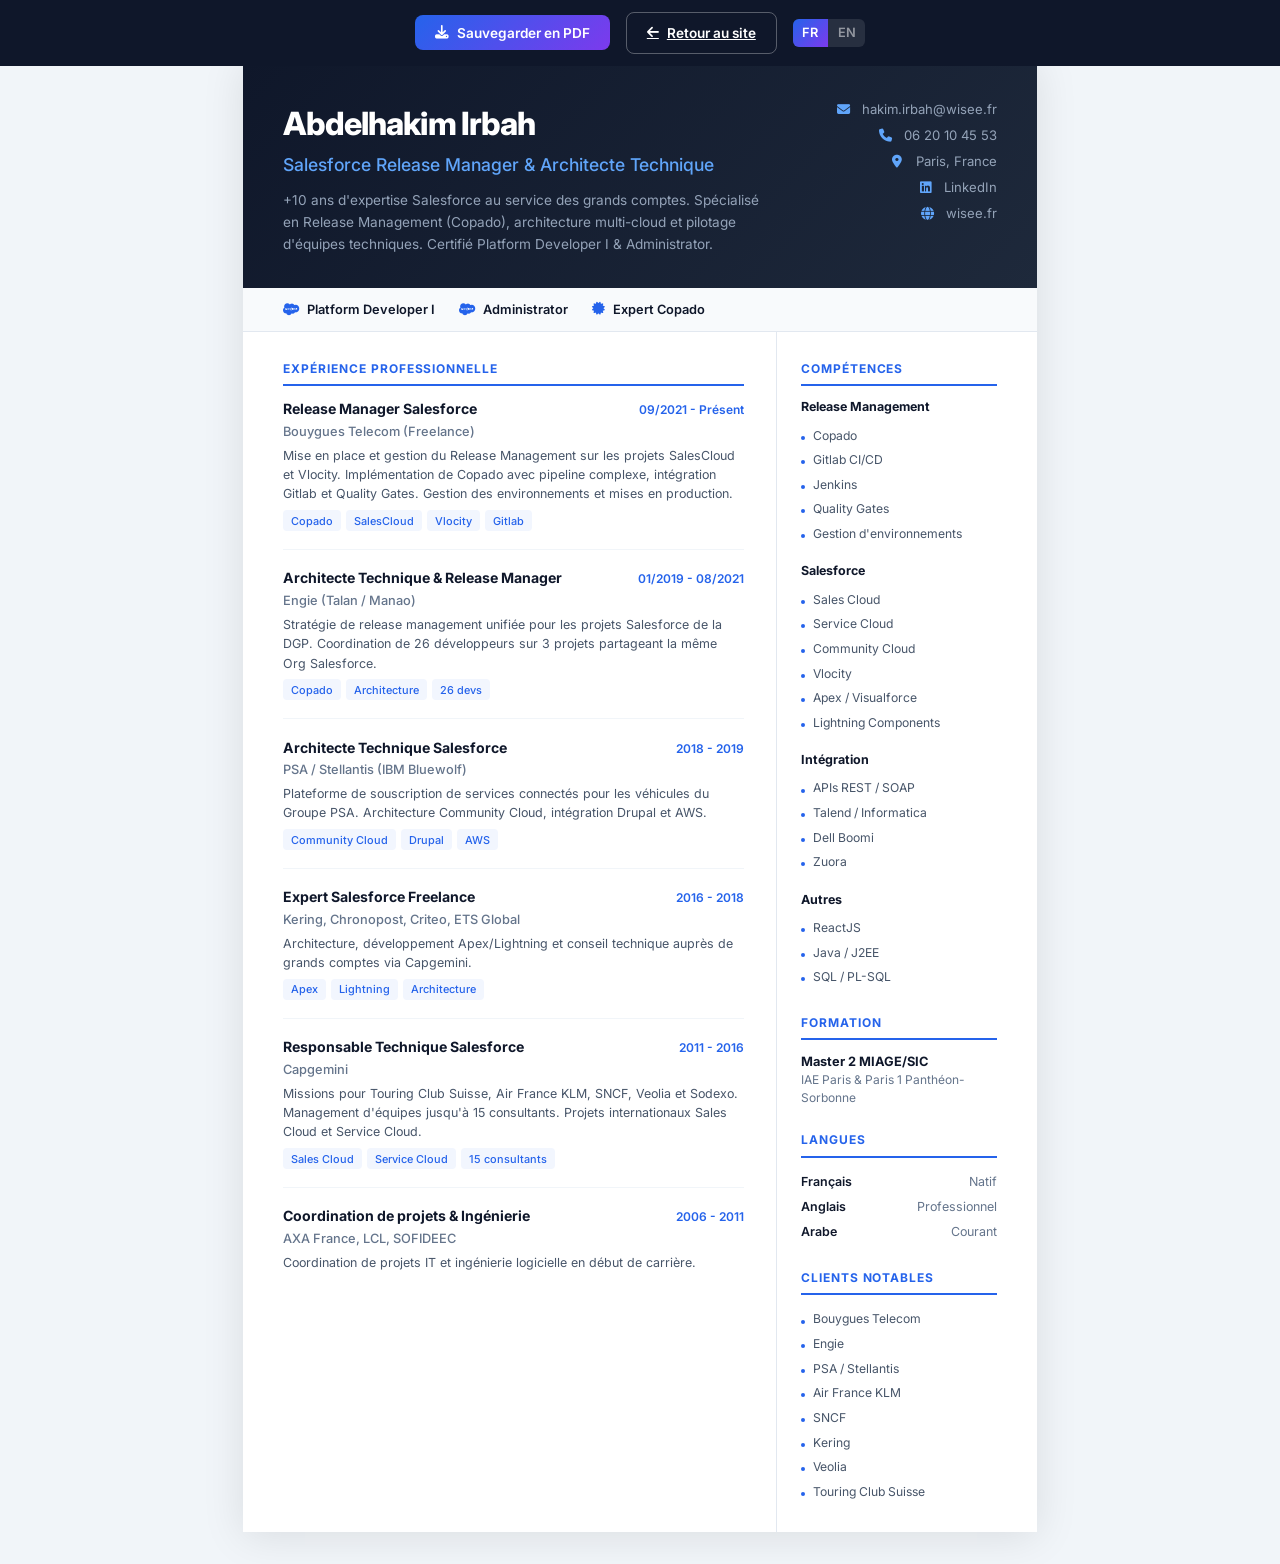
<file: cv.html>
<!DOCTYPE html>
<html lang="fr">
<head>
    <meta charset="UTF-8">
    <meta name="viewport" content="width=device-width, initial-scale=1.0">
    <title>CV - Abdelhakim Irbah - Salesforce Release Manager</title>
    <meta name="description" content="CV Abdelhakim Irbah - Salesforce Release Manager & Architecte Technique. Certifié Platform Developer I & Administrator. +10 ans d'expérience grands comptes.">
    <meta name="author" content="Abdelhakim Irbah">
    <link rel="canonical" href="https://wisee.fr/cv.html">
    <link rel="icon" href="/favicon.ico" type="image/x-icon">
    <!-- Open Graph -->
    <meta property="og:title" content="CV - Abdelhakim Irbah - Salesforce Release Manager">
    <meta property="og:description" content="CV Abdelhakim Irbah - Salesforce Release Manager & Architecte Technique. Certifié Platform Developer I & Administrator. +10 ans d'expérience grands comptes.">
    <meta property="og:url" content="https://wisee.fr/cv.html">
    <meta property="og:type" content="website">
    <meta property="og:locale" content="fr_FR">
    <!-- Twitter Card -->
    <meta name="twitter:card" content="summary">
    <meta name="twitter:title" content="CV - Abdelhakim Irbah - Salesforce Release Manager">
    <meta name="twitter:description" content="CV Abdelhakim Irbah - Salesforce Release Manager & Architecte Technique. Certifié Platform Developer I & Administrator. +10 ans d'expérience grands comptes.">
    <link rel="preconnect" href="https://fonts.googleapis.com">
    <link rel="preconnect" href="https://fonts.gstatic.com" crossorigin>
    <link href="https://cdnjs.cloudflare.com/ajax/libs/font-awesome/6.4.0/css/all.min.css" rel="stylesheet">
    <link href="https://fonts.googleapis.com/css2?family=Inter:wght@300;400;500;600;700;800&display=swap" rel="stylesheet">
    <style>
        :root {
            --primary: #2563eb;
            --secondary: #7c3aed;
            --dark: #0f172a;
            --gray-400: #94a3b8;
            --gray-500: #64748b;
            --gray-600: #475569;
            --gray-200: #e2e8f0;
        }

        * { margin: 0; padding: 0; box-sizing: border-box; }

        body {
            font-family: 'Inter', -apple-system, BlinkMacSystemFont, sans-serif;
            color: var(--dark);
            background: #f1f5f9;
            line-height: 1.5;
        }

        .cv-page {
            max-width: 210mm;
            margin: 0 auto;
            background: white;
            box-shadow: 0 4px 40px rgba(0,0,0,0.1);
        }

        /* ===== TOOLBAR (hidden in print) ===== */
        .toolbar {
            position: fixed;
            top: 0;
            left: 0;
            right: 0;
            background: var(--dark);
            padding: 0.75rem 1.5rem;
            display: flex;
            align-items: center;
            justify-content: center;
            gap: 1rem;
            z-index: 100;
        }

        .toolbar-btn {
            display: inline-flex;
            align-items: center;
            gap: 0.5rem;
            padding: 0.6rem 1.25rem;
            border-radius: 8px;
            font-weight: 600;
            font-size: 0.85rem;
            font-family: inherit;
            cursor: pointer;
            border: none;
            transition: all 0.2s;
        }

        .toolbar-btn.primary {
            background: linear-gradient(135deg, var(--primary), var(--secondary));
            color: white;
        }

        .toolbar-btn.primary:hover {
            transform: translateY(-2px);
            box-shadow: 0 4px 15px rgba(37, 99, 235, 0.4);
        }

        .toolbar-btn.outline {
            background: transparent;
            color: white;
            border: 1px solid rgba(255,255,255,0.3);
        }

        .toolbar-btn.outline:hover {
            background: rgba(255,255,255,0.1);
        }

        .lang-toggle-cv {
            display: flex;
            background: rgba(255,255,255,0.1);
            border-radius: 6px;
            overflow: hidden;
        }

        .lang-toggle-cv button {
            padding: 0.4rem 0.6rem;
            font-size: 0.8rem;
            font-weight: 600;
            font-family: inherit;
            background: none;
            border: none;
            color: rgba(255,255,255,0.5);
            cursor: pointer;
            transition: all 0.2s;
        }

        .lang-toggle-cv button.active {
            background: linear-gradient(135deg, var(--primary), var(--secondary));
            color: white;
        }

        /* ===== HEADER ===== */
        .cv-header {
            background: linear-gradient(135deg, var(--dark), #1e293b);
            color: white;
            padding: 2.5rem 2.5rem 2rem;
            display: grid;
            grid-template-columns: 1fr auto;
            gap: 1.5rem;
            align-items: start;
        }

        .cv-header h1 {
            font-size: 2rem;
            font-weight: 800;
            letter-spacing: -0.03em;
            margin-bottom: 0.25rem;
        }

        .cv-header .title {
            font-size: 1.1rem;
            color: #60a5fa;
            font-weight: 500;
            margin-bottom: 0.75rem;
        }

        .cv-header .summary {
            font-size: 0.85rem;
            color: var(--gray-400);
            line-height: 1.6;
            max-width: 480px;
        }

        .cv-contact-list {
            text-align: right;
            font-size: 0.82rem;
            color: var(--gray-400);
            display: flex;
            flex-direction: column;
            gap: 0.4rem;
        }

        .cv-contact-list a {
            color: var(--gray-400);
            text-decoration: none;
            transition: color 0.2s;
        }

        .cv-contact-list a:hover { color: white; }

        .cv-contact-list i {
            width: 16px;
            text-align: center;
            margin-right: 0.4rem;
            color: #60a5fa;
        }

        /* ===== CERTIFICATIONS BAR ===== */
        .cert-bar {
            background: #f8fafc;
            border-bottom: 1px solid var(--gray-200);
            padding: 0.75rem 2.5rem;
            display: flex;
            gap: 1.5rem;
            align-items: center;
        }

        .cert-item {
            display: flex;
            align-items: center;
            gap: 0.5rem;
            font-size: 0.8rem;
            font-weight: 600;
            color: var(--dark);
        }

        .cert-item i {
            color: var(--primary);
        }

        /* ===== BODY ===== */
        .cv-body {
            display: grid;
            grid-template-columns: 1fr 260px;
            min-height: 0;
        }

        .cv-main {
            padding: 1.75rem 2rem 1.75rem 2.5rem;
            border-right: 1px solid var(--gray-200);
        }

        .cv-sidebar {
            padding: 1.75rem 2.5rem 1.75rem 1.5rem;
        }

        .cv-section {
            margin-bottom: 1.5rem;
        }

        .cv-section:last-child { margin-bottom: 0; }

        .cv-section-title {
            font-size: 0.75rem;
            font-weight: 700;
            text-transform: uppercase;
            letter-spacing: 0.08em;
            color: var(--primary);
            margin-bottom: 0.75rem;
            padding-bottom: 0.4rem;
            border-bottom: 2px solid var(--primary);
        }

        /* ===== EXPERIENCE ITEMS ===== */
        .exp-item {
            margin-bottom: 1.1rem;
            padding-bottom: 1.1rem;
            border-bottom: 1px solid #f1f5f9;
        }

        .exp-item:last-child { border-bottom: none; margin-bottom: 0; padding-bottom: 0; }

        .exp-header {
            display: flex;
            justify-content: space-between;
            align-items: baseline;
            margin-bottom: 0.15rem;
        }

        .exp-role {
            font-size: 0.88rem;
            font-weight: 700;
            color: var(--dark);
        }

        .exp-date {
            font-size: 0.75rem;
            color: var(--primary);
            font-weight: 600;
            white-space: nowrap;
        }

        .exp-company {
            font-size: 0.8rem;
            color: var(--gray-500);
            font-weight: 500;
            margin-bottom: 0.3rem;
        }

        .exp-desc {
            font-size: 0.78rem;
            color: var(--gray-600);
            line-height: 1.55;
        }

        .exp-tags {
            display: flex;
            flex-wrap: wrap;
            gap: 0.3rem;
            margin-top: 0.4rem;
        }

        .exp-tag {
            font-size: 0.68rem;
            padding: 0.15rem 0.5rem;
            background: rgba(37, 99, 235, 0.06);
            color: var(--primary);
            border-radius: 4px;
            font-weight: 500;
        }

        /* ===== SIDEBAR ===== */
        .skill-group { margin-bottom: 1rem; }
        .skill-group:last-child { margin-bottom: 0; }

        .skill-group-title {
            font-size: 0.78rem;
            font-weight: 700;
            color: var(--dark);
            margin-bottom: 0.4rem;
        }

        .skill-list {
            list-style: none;
            font-size: 0.76rem;
            color: var(--gray-600);
        }

        .skill-list li {
            padding: 0.2rem 0;
            padding-left: 0.75rem;
            position: relative;
        }

        .skill-list li::before {
            content: '';
            position: absolute;
            left: 0;
            top: 50%;
            width: 4px;
            height: 4px;
            background: var(--primary);
            border-radius: 50%;
        }

        .education-item {
            margin-bottom: 0.75rem;
        }

        .education-item:last-child { margin-bottom: 0; }

        .education-item .degree {
            font-size: 0.8rem;
            font-weight: 700;
            color: var(--dark);
        }

        .education-item .school {
            font-size: 0.75rem;
            color: var(--gray-500);
        }

        .lang-item {
            display: flex;
            justify-content: space-between;
            font-size: 0.78rem;
            padding: 0.2rem 0;
        }

        .lang-item .lang-name { font-weight: 600; color: var(--dark); }
        .lang-item .lang-level { color: var(--gray-500); }

        /* ===== PRINT ===== */
        @media print {
            body {
                background: white;
                -webkit-print-color-adjust: exact;
                print-color-adjust: exact;
            }

            .toolbar { display: none !important; }

            .cv-page {
                box-shadow: none;
                margin: 0;
                max-width: 100%;
            }

            @page {
                size: A4;
                margin: 0;
            }
        }

        @media screen {
            .cv-page {
                margin-top: 60px;
                margin-bottom: 2rem;
            }
        }

        @media screen and (max-width: 768px) {
            .cv-header { grid-template-columns: 1fr; padding: 1.5rem; }
            .cv-contact-list { text-align: left; flex-direction: row; flex-wrap: wrap; gap: 0.5rem 1rem; }
            .cv-body { grid-template-columns: 1fr; }
            .cv-main { border-right: none; border-bottom: 1px solid var(--gray-200); padding: 1.5rem; }
            .cv-sidebar { padding: 1.5rem; }
            .cert-bar { padding: 0.75rem 1.5rem; flex-wrap: wrap; }
            .toolbar { flex-wrap: wrap; }
        }

    </style>
</head>
<body>
    <!-- Toolbar -->
    <div class="toolbar">
        <button class="toolbar-btn primary" onclick="window.print()">
            <i class="fas fa-download"></i>
            <span data-i18n="cv.save">Sauvegarder en PDF</span>
        </button>
        <a href="index.html" class="toolbar-btn outline">
            <i class="fas fa-arrow-left"></i>
            <span data-i18n="cv.back">Retour au site</span>
        </a>
        <div class="lang-toggle-cv">
            <button class="active" data-lang="fr">FR</button>
            <button data-lang="en">EN</button>
        </div>
    </div>

    <div class="cv-page">
        <!-- Header -->
        <div class="cv-header">
            <div>
                <h1>Abdelhakim Irbah</h1>
                <div class="title" data-i18n="cv.title">Salesforce Release Manager &amp; Architecte Technique</div>
                <div class="summary" data-i18n="cv.summary">+10 ans d'expertise Salesforce au service des grands comptes. Spécialisé en Release Management (Copado), architecture multi-cloud et pilotage d'équipes techniques. Certifié Platform Developer I &amp; Administrator.</div>
            </div>
            <div class="cv-contact-list">
                <div><i class="fas fa-envelope"></i> hakim.irbah@wisee.fr</div>
                <div><i class="fas fa-phone"></i> 06 20 10 45 53</div>
                <div><i class="fas fa-map-marker-alt"></i> Paris, France</div>
                <div><i class="fab fa-linkedin"></i> <a href="https://www.linkedin.com/in/%F0%9F%92%BB-abdelhakim-irbah-296a0930/" target="_blank">LinkedIn</a></div>
                <div><i class="fas fa-globe"></i> <a href="https://wisee.fr" target="_blank">wisee.fr</a></div>
            </div>
        </div>

        <!-- Certifications bar -->
        <div class="cert-bar">
            <div class="cert-item"><i class="fab fa-salesforce"></i> Platform Developer I</div>
            <div class="cert-item"><i class="fab fa-salesforce"></i> Administrator</div>
            <div class="cert-item"><i class="fas fa-certificate"></i> Expert Copado</div>
        </div>

        <!-- Body -->
        <div class="cv-body">
            <!-- Main column -->
            <div class="cv-main">
                <div class="cv-section">
                    <div class="cv-section-title" data-i18n="cv.exp">Expérience professionnelle</div>

                    <div class="exp-item">
                        <div class="exp-header">
                            <div class="exp-role" data-i18n="cv.exp1.role">Release Manager Salesforce</div>
                            <div class="exp-date" data-i18n="cv.exp1.date">09/2021 - Présent</div>
                        </div>
                        <div class="exp-company">Bouygues Telecom (Freelance)</div>
                        <div class="exp-desc" data-i18n="cv.exp1.desc">Mise en place et gestion du Release Management sur les projets SalesCloud et Vlocity. Implémentation de Copado avec pipeline complexe, intégration Gitlab et Quality Gates. Gestion des environnements et mises en production.</div>
                        <div class="exp-tags">
                            <span class="exp-tag">Copado</span>
                            <span class="exp-tag">SalesCloud</span>
                            <span class="exp-tag">Vlocity</span>
                            <span class="exp-tag">Gitlab</span>
                        </div>
                    </div>

                    <div class="exp-item">
                        <div class="exp-header">
                            <div class="exp-role" data-i18n="cv.exp2.role">Architecte Technique &amp; Release Manager</div>
                            <div class="exp-date">01/2019 - 08/2021</div>
                        </div>
                        <div class="exp-company">Engie (Talan / Manao)</div>
                        <div class="exp-desc" data-i18n="cv.exp2.desc">Stratégie de release management unifiée pour les projets Salesforce de la DGP. Coordination de 26 développeurs sur 3 projets partageant la même Org Salesforce.</div>
                        <div class="exp-tags">
                            <span class="exp-tag">Copado</span>
                            <span class="exp-tag">Architecture</span>
                            <span class="exp-tag">26 devs</span>
                        </div>
                    </div>

                    <div class="exp-item">
                        <div class="exp-header">
                            <div class="exp-role" data-i18n="cv.exp3.role">Architecte Technique Salesforce</div>
                            <div class="exp-date">2018 - 2019</div>
                        </div>
                        <div class="exp-company">PSA / Stellantis (IBM Bluewolf)</div>
                        <div class="exp-desc" data-i18n="cv.exp3.desc">Plateforme de souscription de services connectés pour les véhicules du Groupe PSA. Architecture Community Cloud, intégration Drupal et AWS.</div>
                        <div class="exp-tags">
                            <span class="exp-tag">Community Cloud</span>
                            <span class="exp-tag">Drupal</span>
                            <span class="exp-tag">AWS</span>
                        </div>
                    </div>

                    <div class="exp-item">
                        <div class="exp-header">
                            <div class="exp-role" data-i18n="cv.exp4.role">Expert Salesforce Freelance</div>
                            <div class="exp-date">2016 - 2018</div>
                        </div>
                        <div class="exp-company">Kering, Chronopost, Criteo, ETS Global</div>
                        <div class="exp-desc" data-i18n="cv.exp4.desc">Architecture, développement Apex/Lightning et conseil technique auprès de grands comptes via Capgemini.</div>
                        <div class="exp-tags">
                            <span class="exp-tag">Apex</span>
                            <span class="exp-tag">Lightning</span>
                            <span class="exp-tag">Architecture</span>
                        </div>
                    </div>

                    <div class="exp-item">
                        <div class="exp-header">
                            <div class="exp-role" data-i18n="cv.exp5.role">Responsable Technique Salesforce</div>
                            <div class="exp-date">2011 - 2016</div>
                        </div>
                        <div class="exp-company">Capgemini</div>
                        <div class="exp-desc" data-i18n="cv.exp5.desc">Missions pour Touring Club Suisse, Air France KLM, SNCF, Veolia et Sodexo. Management d'équipes jusqu'à 15 consultants. Projets internationaux Sales Cloud et Service Cloud.</div>
                        <div class="exp-tags">
                            <span class="exp-tag">Sales Cloud</span>
                            <span class="exp-tag">Service Cloud</span>
                            <span class="exp-tag">15 consultants</span>
                        </div>
                    </div>

                    <div class="exp-item">
                        <div class="exp-header">
                            <div class="exp-role" data-i18n="cv.exp6.role">Coordination de projets &amp; Ingénierie</div>
                            <div class="exp-date">2006 - 2011</div>
                        </div>
                        <div class="exp-company">AXA France, LCL, SOFIDEEC</div>
                        <div class="exp-desc" data-i18n="cv.exp6.desc">Coordination de projets IT et ingénierie logicielle en début de carrière.</div>
                    </div>
                </div>
            </div>

            <!-- Sidebar -->
            <div class="cv-sidebar">
                <div class="cv-section">
                    <div class="cv-section-title" data-i18n="cv.skills">Compétences</div>

                    <div class="skill-group">
                        <div class="skill-group-title">Release Management</div>
                        <ul class="skill-list">
                            <li>Copado</li>
                            <li>Gitlab CI/CD</li>
                            <li>Jenkins</li>
                            <li>Quality Gates</li>
                            <li data-i18n="cv.skill.envmgmt">Gestion d'environnements</li>
                        </ul>
                    </div>

                    <div class="skill-group">
                        <div class="skill-group-title">Salesforce</div>
                        <ul class="skill-list">
                            <li>Sales Cloud</li>
                            <li>Service Cloud</li>
                            <li>Community Cloud</li>
                            <li>Vlocity</li>
                            <li>Apex / Visualforce</li>
                            <li>Lightning Components</li>
                        </ul>
                    </div>

                    <div class="skill-group">
                        <div class="skill-group-title" data-i18n="cv.skill.integration">Intégration</div>
                        <ul class="skill-list">
                            <li>APIs REST / SOAP</li>
                            <li>Talend / Informatica</li>
                            <li>Dell Boomi</li>
                            <li>Zuora</li>
                        </ul>
                    </div>

                    <div class="skill-group">
                        <div class="skill-group-title" data-i18n="cv.skill.other">Autres</div>
                        <ul class="skill-list">
                            <li>ReactJS</li>
                            <li>Java / J2EE</li>
                            <li>SQL / PL-SQL</li>
                        </ul>
                    </div>
                </div>

                <div class="cv-section">
                    <div class="cv-section-title" data-i18n="cv.education">Formation</div>
                    <div class="education-item">
                        <div class="degree">Master 2 MIAGE/SIC</div>
                        <div class="school">IAE Paris &amp; Paris 1 Panthéon-Sorbonne</div>
                    </div>
                </div>

                <div class="cv-section">
                    <div class="cv-section-title" data-i18n="cv.languages">Langues</div>
                    <div class="lang-item">
                        <span class="lang-name" data-i18n="cv.lang.fr">Français</span>
                        <span class="lang-level" data-i18n="cv.lang.fr.level">Natif</span>
                    </div>
                    <div class="lang-item">
                        <span class="lang-name" data-i18n="cv.lang.en">Anglais</span>
                        <span class="lang-level" data-i18n="cv.lang.en.level">Professionnel</span>
                    </div>
                    <div class="lang-item">
                        <span class="lang-name" data-i18n="cv.lang.ar">Arabe</span>
                        <span class="lang-level" data-i18n="cv.lang.ar.level">Courant</span>
                    </div>
                </div>

                <div class="cv-section">
                    <div class="cv-section-title" data-i18n="cv.clients">Clients notables</div>
                    <ul class="skill-list">
                        <li>Bouygues Telecom</li>
                        <li>Engie</li>
                        <li>PSA / Stellantis</li>
                        <li>Air France KLM</li>
                        <li>SNCF</li>
                        <li>Kering</li>
                        <li>Veolia</li>
                        <li>Touring Club Suisse</li>
                    </ul>
                </div>
            </div>
        </div>
    </div>

    <script>
        const translations = {
            fr: {
                'cv.save': 'Sauvegarder en PDF',
                'cv.back': 'Retour au site',
                'cv.title': 'Salesforce Release Manager & Architecte Technique',
                'cv.summary': '+10 ans d\'expertise Salesforce au service des grands comptes. Spécialisé en Release Management (Copado), architecture multi-cloud et pilotage d\'équipes techniques. Certifié Platform Developer I & Administrator.',
                'cv.exp': 'Expérience professionnelle',
                'cv.exp1.role': 'Release Manager Salesforce',
                'cv.exp1.date': '09/2021 - Présent',
                'cv.exp1.desc': 'Mise en place et gestion du Release Management sur les projets SalesCloud et Vlocity. Implémentation de Copado avec pipeline complexe, intégration Gitlab et Quality Gates. Gestion des environnements et mises en production.',
                'cv.exp2.role': 'Architecte Technique & Release Manager',
                'cv.exp2.desc': 'Stratégie de release management unifiée pour les projets Salesforce de la DGP. Coordination de 26 développeurs sur 3 projets partageant la même Org Salesforce.',
                'cv.exp3.role': 'Architecte Technique Salesforce',
                'cv.exp3.desc': 'Plateforme de souscription de services connectés pour les véhicules du Groupe PSA. Architecture Community Cloud, intégration Drupal et AWS.',
                'cv.exp4.role': 'Expert Salesforce Freelance',
                'cv.exp4.desc': 'Architecture, développement Apex/Lightning et conseil technique auprès de grands comptes via Capgemini.',
                'cv.exp5.role': 'Responsable Technique Salesforce',
                'cv.exp5.desc': 'Missions pour Touring Club Suisse, Air France KLM, SNCF, Veolia et Sodexo. Management d\'équipes jusqu\'à 15 consultants. Projets internationaux Sales Cloud et Service Cloud.',
                'cv.exp6.role': 'Coordination de projets & Ingénierie',
                'cv.exp6.desc': 'Coordination de projets IT et ingénierie logicielle en début de carrière.',
                'cv.skills': 'Compétences',
                'cv.skill.envmgmt': 'Gestion d\'environnements',
                'cv.skill.integration': 'Intégration',
                'cv.skill.other': 'Autres',
                'cv.education': 'Formation',
                'cv.languages': 'Langues',
                'cv.lang.fr': 'Français',
                'cv.lang.fr.level': 'Natif',
                'cv.lang.en': 'Anglais',
                'cv.lang.en.level': 'Professionnel',
                'cv.lang.ar': 'Arabe',
                'cv.lang.ar.level': 'Courant',
                'cv.clients': 'Clients notables'
            },
            en: {
                'cv.save': 'Save as PDF',
                'cv.back': 'Back to website',
                'cv.title': 'Salesforce Release Manager & Technical Architect',
                'cv.summary': '10+ years of Salesforce expertise serving enterprise clients. Specialized in Release Management (Copado), multi-cloud architecture and technical team leadership. Certified Platform Developer I & Administrator.',
                'cv.exp': 'Professional experience',
                'cv.exp1.role': 'Salesforce Release Manager',
                'cv.exp1.date': '09/2021 - Present',
                'cv.exp1.desc': 'Setup and management of Release Management for SalesCloud and Vlocity projects. Copado implementation with complex pipeline, Gitlab integration and Quality Gates. Environment management and production releases.',
                'cv.exp2.role': 'Technical Architect & Release Manager',
                'cv.exp2.desc': 'Unified release management strategy for Engie DGP Salesforce projects. Coordinating 26 developers across 3 projects sharing the same Salesforce Org.',
                'cv.exp3.role': 'Salesforce Technical Architect',
                'cv.exp3.desc': 'Connected services subscription platform for PSA Group vehicles. Community Cloud architecture, Drupal and AWS integration.',
                'cv.exp4.role': 'Salesforce Expert - Freelance',
                'cv.exp4.desc': 'Architecture, Apex/Lightning development and technical consulting for enterprise clients via Capgemini.',
                'cv.exp5.role': 'Salesforce Technical Lead',
                'cv.exp5.desc': 'Projects for Touring Club Suisse, Air France KLM, SNCF, Veolia and Sodexo. Managing teams of up to 15 consultants. International Sales Cloud and Service Cloud projects.',
                'cv.exp6.role': 'IT Project Coordination & Engineering',
                'cv.exp6.desc': 'IT project coordination and software engineering in early career.',
                'cv.skills': 'Skills',
                'cv.skill.envmgmt': 'Environment management',
                'cv.skill.integration': 'Integration',
                'cv.skill.other': 'Other',
                'cv.education': 'Education',
                'cv.languages': 'Languages',
                'cv.lang.fr': 'French',
                'cv.lang.fr.level': 'Native',
                'cv.lang.en': 'English',
                'cv.lang.en.level': 'Professional',
                'cv.lang.ar': 'Arabic',
                'cv.lang.ar.level': 'Fluent',
                'cv.clients': 'Key clients'
            }
        };

        function setLanguage(lang) {
            document.documentElement.lang = lang;
            document.querySelectorAll('[data-i18n]').forEach(el => {
                const key = el.getAttribute('data-i18n');
                if (translations[lang][key]) el.textContent = translations[lang][key];
            });
            document.querySelectorAll('.lang-toggle-cv button').forEach(btn => {
                btn.classList.toggle('active', btn.getAttribute('data-lang') === lang);
            });
            localStorage.setItem('lang', lang);
        }

        document.querySelectorAll('.lang-toggle-cv button').forEach(btn => {
            btn.addEventListener('click', () => setLanguage(btn.getAttribute('data-lang')));
        });

        const savedLang = localStorage.getItem('lang');
        if (savedLang && savedLang !== 'fr') setLanguage(savedLang);

    </script>
</body>
</html>
</file>
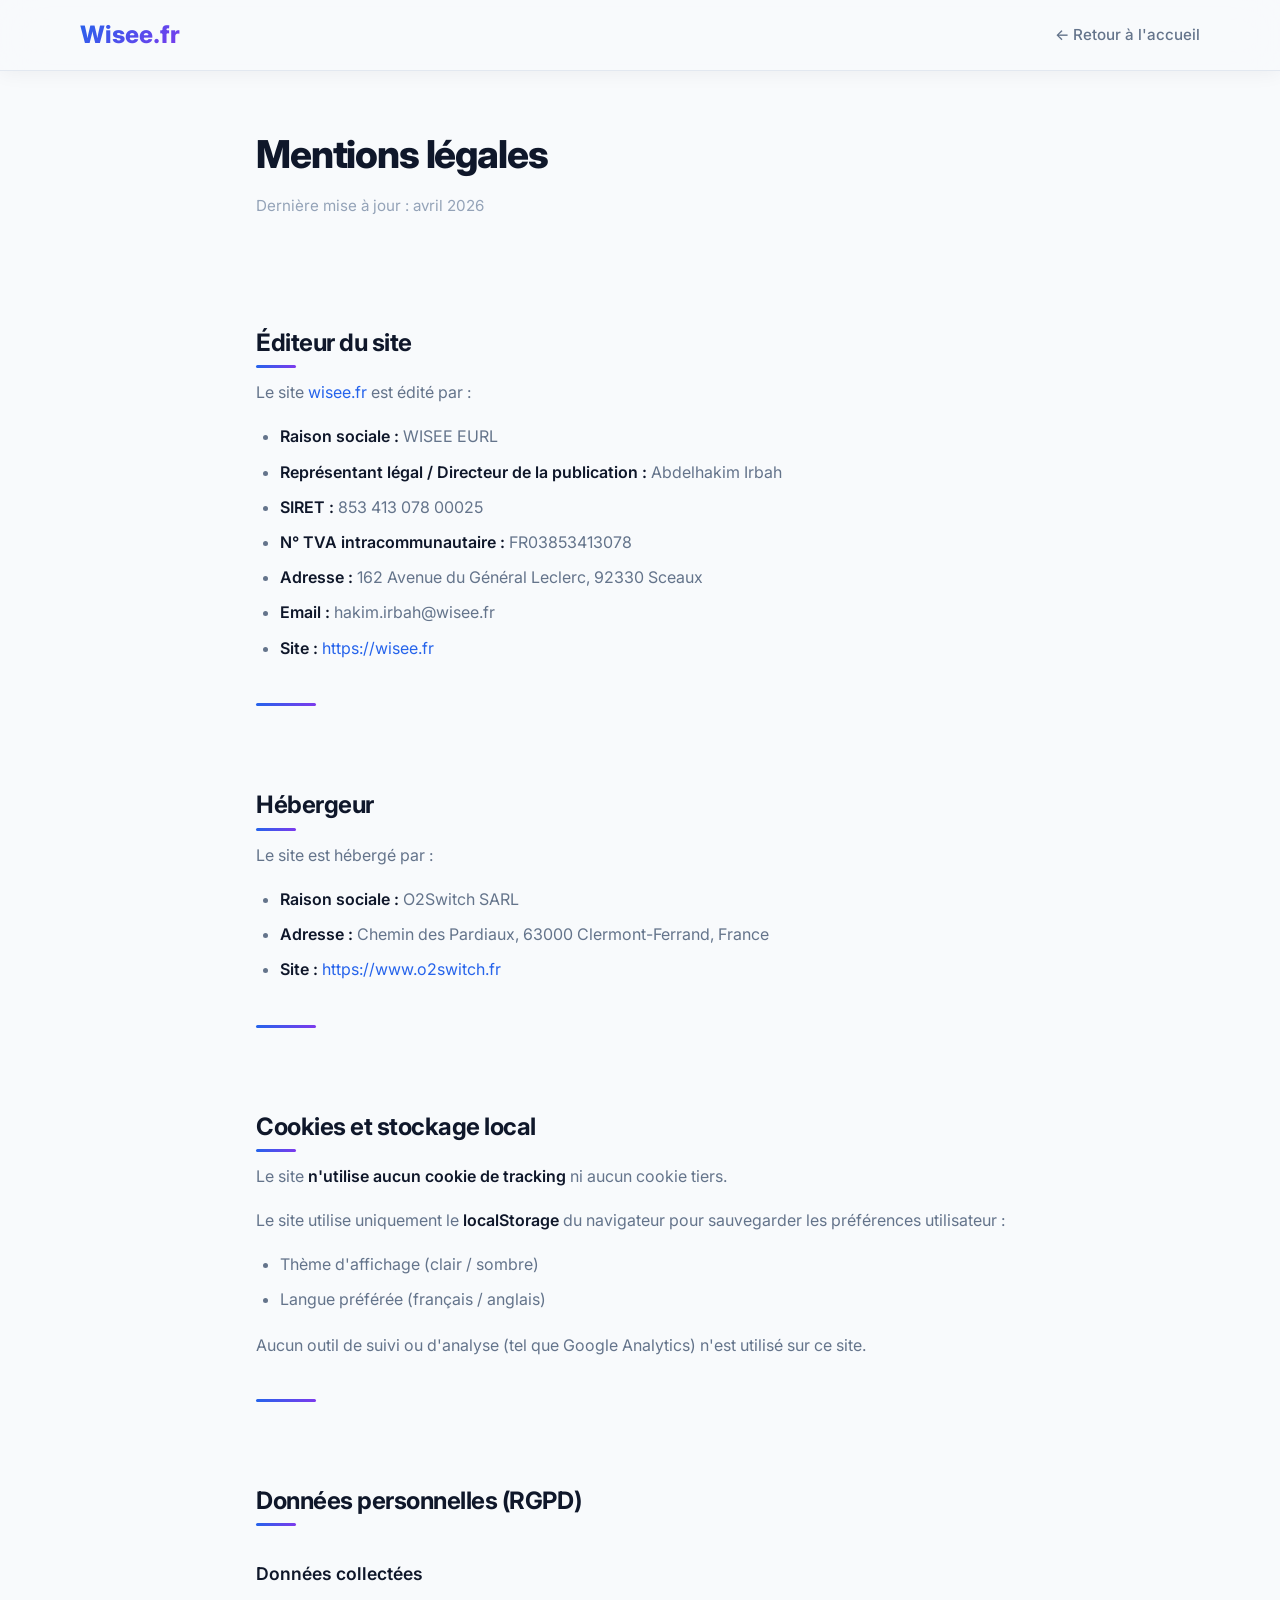
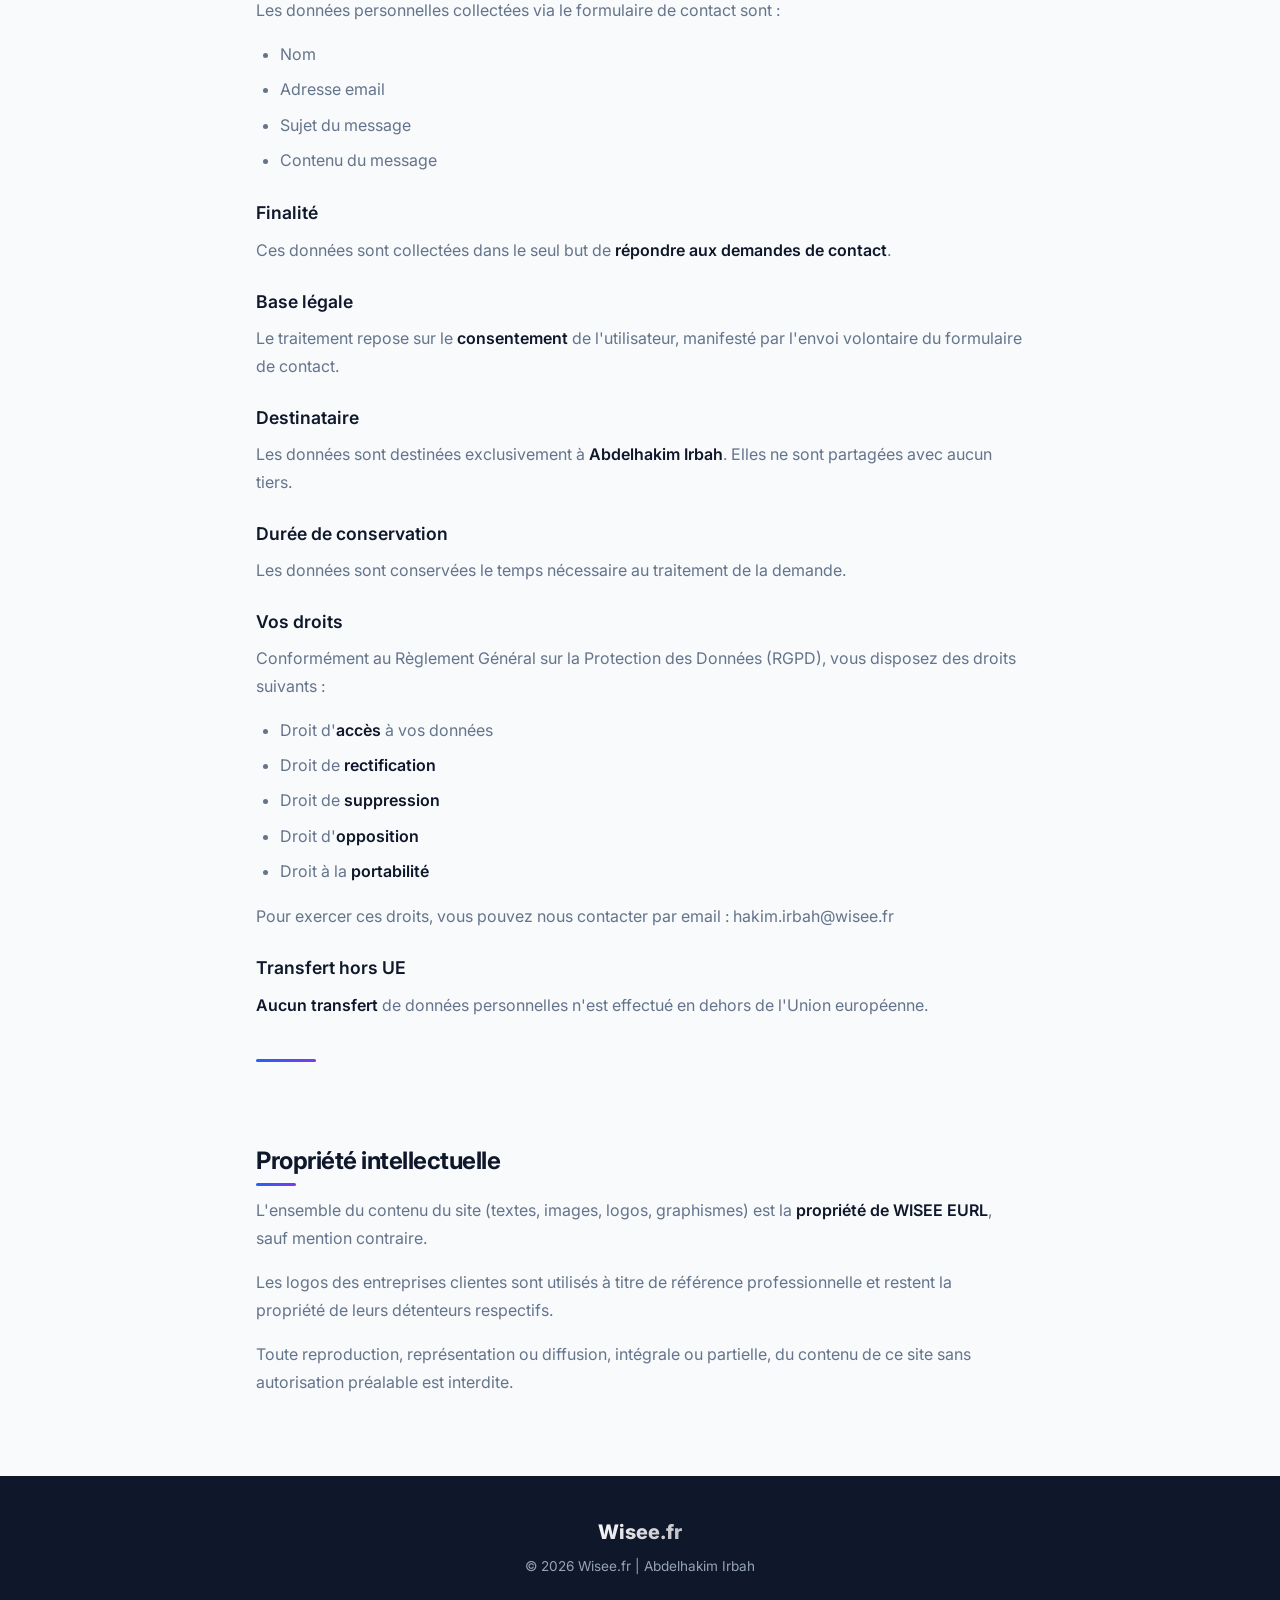
<file: mentions-legales.html>
<!DOCTYPE html>
<html lang="fr">
<head>
    <meta charset="UTF-8">
    <script>
        // Apply theme BEFORE render to avoid flash
        (function() {
            var saved = localStorage.getItem('theme');
            if (saved === 'dark' || (!saved && window.matchMedia('(prefers-color-scheme: dark)').matches)) {
                document.documentElement.setAttribute('data-theme', 'dark');
            }
        })();
    </script>
    <meta name="viewport" content="width=device-width, initial-scale=1.0">
    <title>Mentions l&eacute;gales | Wisee.fr</title>
    <meta name="description" content="Mentions l&eacute;gales du site wisee.fr - WISEE EURL, h&eacute;bergement, cookies, RGPD et propri&eacute;t&eacute; intellectuelle.">
    <meta name="robots" content="noindex, follow">
    <link rel="canonical" href="https://wisee.fr/mentions-legales.html">
    <link rel="icon" href="/favicon.ico" type="image/x-icon">
    <link rel="preconnect" href="https://fonts.googleapis.com">
    <link rel="preconnect" href="https://fonts.gstatic.com" crossorigin>
    <link href="https://fonts.googleapis.com/css2?family=Inter:wght@300;400;500;600;700;800&display=swap" rel="stylesheet">
    <style>
        :root {
            --primary: #2563eb;
            --primary-dark: #1d4ed8;
            --secondary: #7c3aed;
            --accent: #06b6d4;
            --dark: #0f172a;
            --light: #f8fafc;
            --gray-100: #f1f5f9;
            --gray-200: #e2e8f0;
            --gray-300: #cbd5e1;
            --gray-400: #94a3b8;
            --gray-500: #64748b;
            --gray-800: #1e293b;

            --space-xs: 0.5rem;
            --space-sm: 1rem;
            --space-md: 1.5rem;
            --space-lg: 2.5rem;
            --space-xl: 4rem;
        }

        /* ===================== DARK MODE VARIABLES ===================== */
        [data-theme="dark"] {
            --dark: #e2e8f0;
            --light: #0f172a;
            --gray-100: #1e293b;
            --gray-200: #334155;
            --gray-300: #475569;
            --gray-400: #94a3b8;
            --gray-500: #cbd5e1;
            --gray-800: #e2e8f0;
        }

        * {
            margin: 0;
            padding: 0;
            box-sizing: border-box;
        }

        html {
            scroll-behavior: smooth;
        }

        body {
            font-family: 'Inter', -apple-system, BlinkMacSystemFont, 'Segoe UI', Roboto, sans-serif;
            line-height: 1.6;
            color: var(--dark);
            background-color: var(--light);
            overflow-x: hidden;
        }

        [data-theme="dark"] body {
            background-color: #0f172a;
            color: #e2e8f0;
        }

        /* ===================== NAVBAR ===================== */
        .navbar {
            position: fixed;
            top: 0;
            left: 0;
            width: 100%;
            z-index: 1000;
            backdrop-filter: blur(20px);
            -webkit-backdrop-filter: blur(20px);
            background: rgba(248, 250, 252, 0.85);
            border-bottom: 1px solid var(--gray-200);
            box-shadow: 0 1px 20px rgba(0, 0, 0, 0.06);
        }

        [data-theme="dark"] .navbar {
            background: rgba(15, 23, 42, 0.85);
            box-shadow: 0 1px 20px rgba(0, 0, 0, 0.3);
            border-bottom: 1px solid #334155;
        }

        .nav-container {
            display: flex;
            justify-content: space-between;
            align-items: center;
            padding: var(--space-sm) 0;
        }

        .container {
            width: 90%;
            max-width: 1200px;
            margin: 0 auto;
            padding: 0 var(--space-sm);
        }

        .logo {
            font-size: 1.5rem;
            font-weight: 800;
            color: var(--primary);
            text-decoration: none;
            display: flex;
            align-items: center;
            gap: var(--space-xs);
        }

        .logo span {
            background: linear-gradient(135deg, var(--primary), var(--secondary));
            -webkit-background-clip: text;
            background-clip: text;
            color: transparent;
        }

        .nav-back {
            color: var(--gray-500);
            text-decoration: none;
            font-size: 0.95rem;
            font-weight: 500;
            transition: color 0.3s;
        }

        .nav-back:hover {
            color: var(--primary);
        }

        /* ===================== MAIN CONTENT ===================== */
        .legal-content {
            max-width: 800px;
            margin: 0 auto;
            padding: calc(var(--space-xl) + 60px) var(--space-sm) var(--space-xl);
        }

        .legal-content h1 {
            font-size: clamp(1.75rem, 3vw, 2.5rem);
            font-weight: 800;
            letter-spacing: -0.03em;
            margin-bottom: var(--space-xs);
            color: var(--dark);
        }

        .legal-content .subtitle {
            color: var(--gray-400);
            font-size: 0.95rem;
            margin-bottom: var(--space-xl);
        }

        .legal-content h2 {
            font-size: clamp(1.25rem, 2vw, 1.5rem);
            font-weight: 700;
            letter-spacing: -0.02em;
            margin-top: var(--space-lg);
            margin-bottom: var(--space-sm);
            color: var(--dark);
            position: relative;
            display: inline-block;
        }

        .legal-content h2::after {
            content: '';
            position: absolute;
            bottom: -6px;
            left: 0;
            width: 40px;
            height: 3px;
            background: linear-gradient(to right, var(--primary), var(--secondary));
            border-radius: 2px;
        }

        .legal-content h3 {
            font-size: 1.1rem;
            font-weight: 600;
            margin-top: var(--space-md);
            margin-bottom: var(--space-xs);
            color: var(--dark);
        }

        .legal-content p {
            color: var(--gray-500);
            margin-bottom: var(--space-sm);
            line-height: 1.75;
        }

        .legal-content ul {
            color: var(--gray-500);
            margin-bottom: var(--space-sm);
            padding-left: 1.5rem;
            line-height: 1.85;
        }

        .legal-content ul li {
            margin-bottom: 0.35rem;
        }

        .legal-content strong {
            color: var(--dark);
            font-weight: 600;
        }

        [data-theme="dark"] .legal-content strong {
            color: #e2e8f0;
        }

        .legal-content a {
            color: var(--primary);
            text-decoration: none;
            transition: color 0.3s;
        }

        .legal-content a:hover {
            color: var(--primary-dark);
            text-decoration: underline;
        }

        .divider {
            width: 60px;
            height: 3px;
            background: linear-gradient(to right, var(--primary), var(--secondary));
            border-radius: 2px;
            margin: var(--space-lg) 0;
        }

        /* ===================== FOOTER ===================== */
        footer {
            background: var(--dark);
            color: white;
            padding: var(--space-lg) 0;
            text-align: center;
        }

        [data-theme="dark"] footer {
            background: #020617;
        }

        .footer-logo {
            font-size: 1.25rem;
            font-weight: 800;
            background: linear-gradient(135deg, #fff, rgba(255,255,255,0.7));
            -webkit-background-clip: text;
            background-clip: text;
            color: transparent;
            margin-bottom: var(--space-xs);
            display: inline-block;
        }

        .copyright {
            color: var(--gray-400);
            font-size: 0.85rem;
        }

        /* ===================== RESPONSIVE ===================== */
        @media (max-width: 640px) {
            .legal-content {
                padding-top: calc(var(--space-lg) + 60px);
            }

            .legal-content h1 {
                font-size: 1.5rem;
            }

            .legal-content h2 {
                font-size: 1.15rem;
            }

            .legal-content ul {
                padding-left: 1.25rem;
            }
        }
    </style>
</head>
<body>

    <!-- Navbar -->
    <nav class="navbar">
        <div class="container">
            <div class="nav-container">
                <a href="/" class="logo"><span>Wisee.fr</span></a>
                <a href="/" class="nav-back">&larr; Retour &agrave; l'accueil</a>
            </div>
        </div>
    </nav>

    <!-- Main content -->
    <main class="legal-content">
        <h1>Mentions l&eacute;gales</h1>
        <p class="subtitle">Derni&egrave;re mise &agrave; jour : avril 2026</p>

        <!-- Editeur du site -->
        <h2>&Eacute;diteur du site</h2>
        <p>Le site <a href="https://wisee.fr">wisee.fr</a> est &eacute;dit&eacute; par :</p>
        <ul>
            <li><strong>Raison sociale :</strong> WISEE EURL</li>
            <li><strong>Repr&eacute;sentant l&eacute;gal / Directeur de la publication :</strong> Abdelhakim Irbah</li>
            <li><strong>SIRET :</strong> 853 413 078 00025</li>
            <li><strong>N&deg; TVA intracommunautaire :</strong> FR03853413078</li>
            <li><strong>Adresse :</strong> <span id="ml-addr"></span></li>
            <li><strong>Email :</strong> <span id="ml-em"></span></li>
            <li><strong>Site :</strong> <a href="https://wisee.fr">https://wisee.fr</a></li>
        </ul>

        <div class="divider"></div>

        <!-- Hebergeur -->
        <h2>H&eacute;bergeur</h2>
        <p>Le site est h&eacute;berg&eacute; par :</p>
        <ul>
            <li><strong>Raison sociale :</strong> O2Switch SARL</li>
            <li><strong>Adresse :</strong> Chemin des Pardiaux, 63000 Clermont-Ferrand, France</li>
            <li><strong>Site :</strong> <a href="https://www.o2switch.fr" target="_blank" rel="noopener noreferrer">https://www.o2switch.fr</a></li>
        </ul>

        <div class="divider"></div>

        <!-- Cookies -->
        <h2>Cookies et stockage local</h2>
        <p>Le site <strong>n'utilise aucun cookie de tracking</strong> ni aucun cookie tiers.</p>
        <p>Le site utilise uniquement le <strong>localStorage</strong> du navigateur pour sauvegarder les pr&eacute;f&eacute;rences utilisateur :</p>
        <ul>
            <li>Th&egrave;me d'affichage (clair / sombre)</li>
            <li>Langue pr&eacute;f&eacute;r&eacute;e (fran&ccedil;ais / anglais)</li>
        </ul>
        <p>Aucun outil de suivi ou d'analyse (tel que Google Analytics) n'est utilis&eacute; sur ce site.</p>

        <div class="divider"></div>

        <!-- RGPD -->
        <h2>Donn&eacute;es personnelles (RGPD)</h2>

        <h3>Donn&eacute;es collect&eacute;es</h3>
        <p>Les donn&eacute;es personnelles collect&eacute;es via le formulaire de contact sont :</p>
        <ul>
            <li>Nom</li>
            <li>Adresse email</li>
            <li>Sujet du message</li>
            <li>Contenu du message</li>
        </ul>

        <h3>Finalit&eacute;</h3>
        <p>Ces donn&eacute;es sont collect&eacute;es dans le seul but de <strong>r&eacute;pondre aux demandes de contact</strong>.</p>

        <h3>Base l&eacute;gale</h3>
        <p>Le traitement repose sur le <strong>consentement</strong> de l'utilisateur, manifest&eacute; par l'envoi volontaire du formulaire de contact.</p>

        <h3>Destinataire</h3>
        <p>Les donn&eacute;es sont destin&eacute;es exclusivement &agrave; <strong>Abdelhakim Irbah</strong>. Elles ne sont partag&eacute;es avec aucun tiers.</p>

        <h3>Dur&eacute;e de conservation</h3>
        <p>Les donn&eacute;es sont conserv&eacute;es le temps n&eacute;cessaire au traitement de la demande.</p>

        <h3>Vos droits</h3>
        <p>Conform&eacute;ment au R&egrave;glement G&eacute;n&eacute;ral sur la Protection des Donn&eacute;es (RGPD), vous disposez des droits suivants :</p>
        <ul>
            <li>Droit d'<strong>acc&egrave;s</strong> &agrave; vos donn&eacute;es</li>
            <li>Droit de <strong>rectification</strong></li>
            <li>Droit de <strong>suppression</strong></li>
            <li>Droit d'<strong>opposition</strong></li>
            <li>Droit &agrave; la <strong>portabilit&eacute;</strong></li>
        </ul>
        <p>Pour exercer ces droits, vous pouvez nous contacter par email : <span id="ml-em2"></span></p>

        <h3>Transfert hors UE</h3>
        <p><strong>Aucun transfert</strong> de donn&eacute;es personnelles n'est effectu&eacute; en dehors de l'Union europ&eacute;enne.</p>

        <div class="divider"></div>

        <!-- Propriete intellectuelle -->
        <h2>Propri&eacute;t&eacute; intellectuelle</h2>
        <p>L'ensemble du contenu du site (textes, images, logos, graphismes) est la <strong>propri&eacute;t&eacute; de WISEE EURL</strong>, sauf mention contraire.</p>
        <p>Les logos des entreprises clientes sont utilis&eacute;s &agrave; titre de r&eacute;f&eacute;rence professionnelle et restent la propri&eacute;t&eacute; de leurs d&eacute;tenteurs respectifs.</p>
        <p>Toute reproduction, repr&eacute;sentation ou diffusion, int&eacute;grale ou partielle, du contenu de ce site sans autorisation pr&eacute;alable est interdite.</p>

    </main>

    <!-- Footer -->
    <footer>
        <div class="container">
            <div class="footer-logo">Wisee.fr</div>
            <p class="copyright">&copy; 2026 Wisee.fr | Abdelhakim Irbah</p>
        </div>
    </footer>

    <script>
        // Contact info obfuscation — fragments reversed to defeat static scraping
        (function() {
            var _p = ['fr', 'ee.', 'wis', '@', 'bah', '.ir', 'kim', 'ha'];
            var em = _p.reverse().join('');
            var targets = [document.getElementById('ml-em'), document.getElementById('ml-em2')];
            targets.forEach(function(el) {
                if (el) {
                    var a = document.createElement('a');
                    a.href = 'mai' + 'lto:' + em;
                    a.textContent = em;
                    a.style.color = 'inherit';
                    a.style.textDecoration = 'none';
                    el.replaceWith(a);
                }
            });

            var _a = [' Sceaux', ', 92330', ' Leclerc', 'G\u00e9n\u00e9ral', ' du ', ' Avenue', '162'];
            var addr = _a.reverse().join('');
            var addrEl = document.getElementById('ml-addr');
            if (addrEl) { addrEl.textContent = addr; }
        })();
    </script>
</body>
</html>
</file>
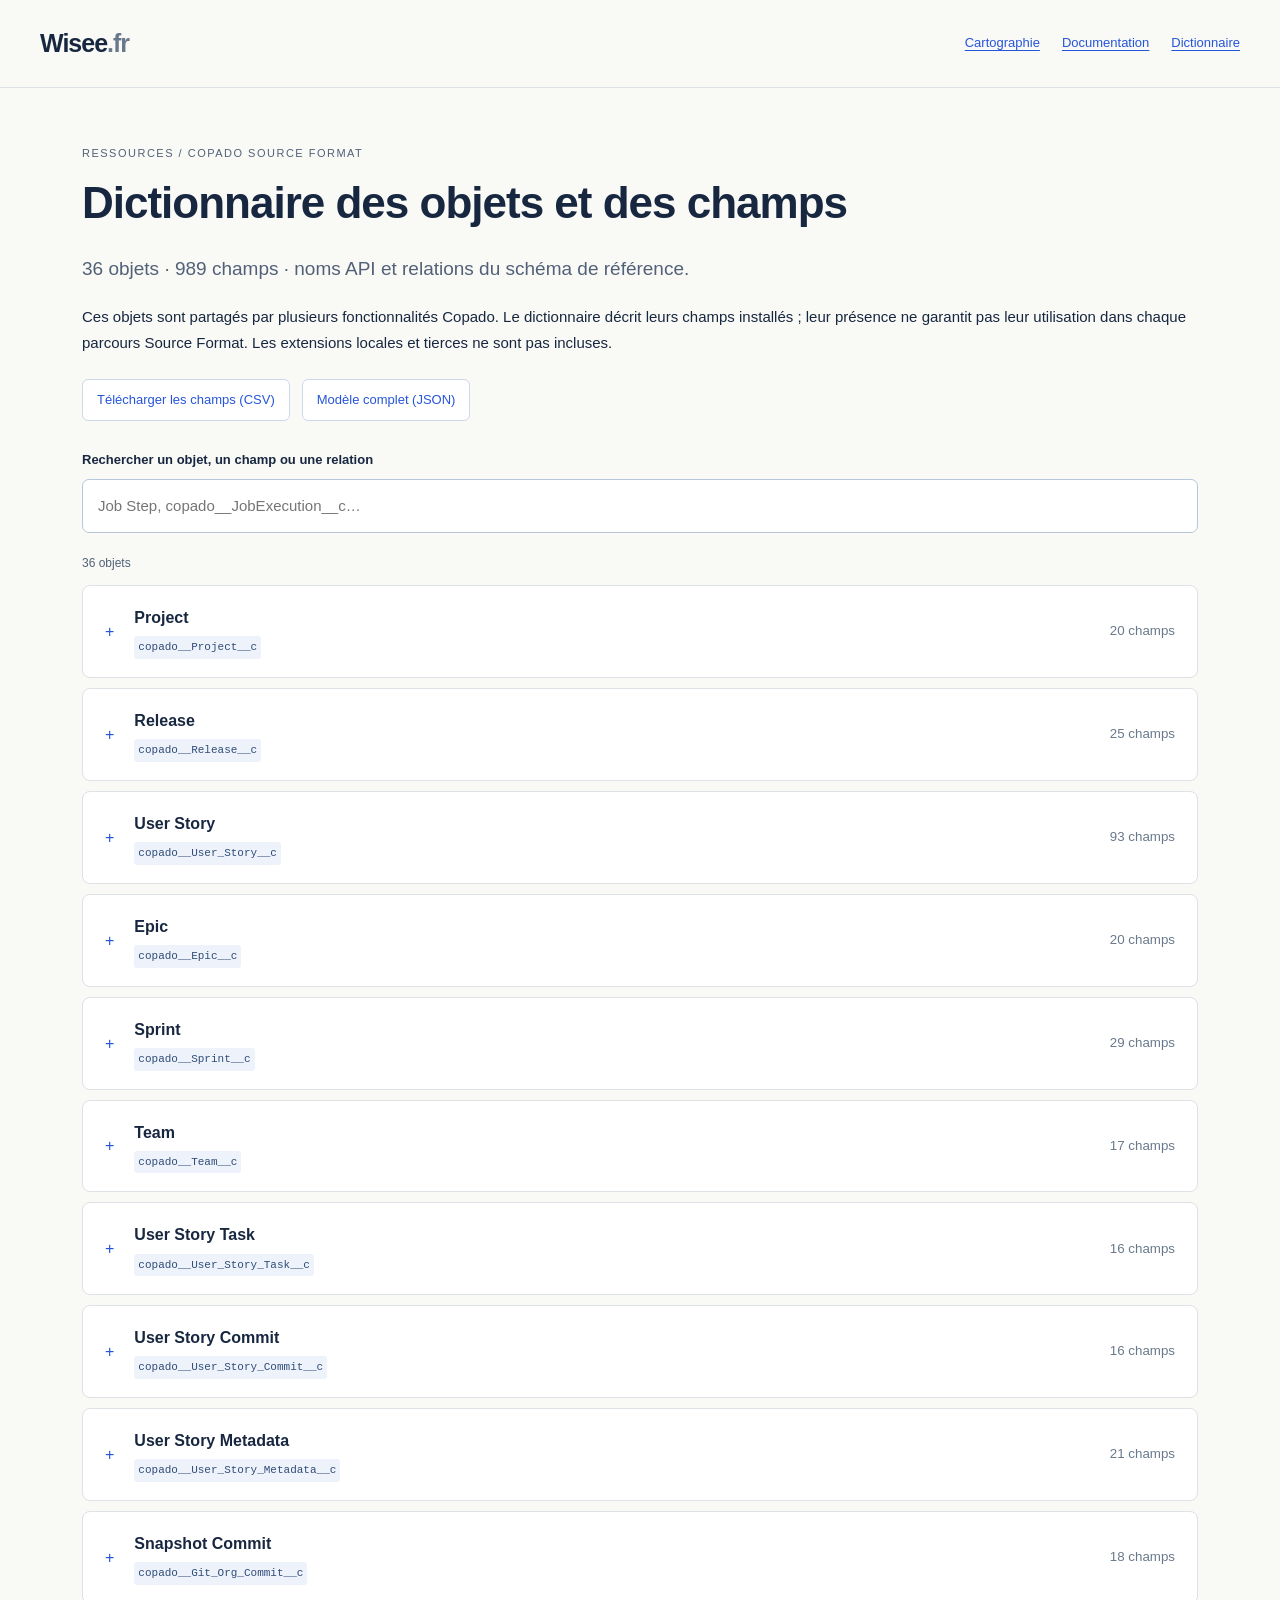
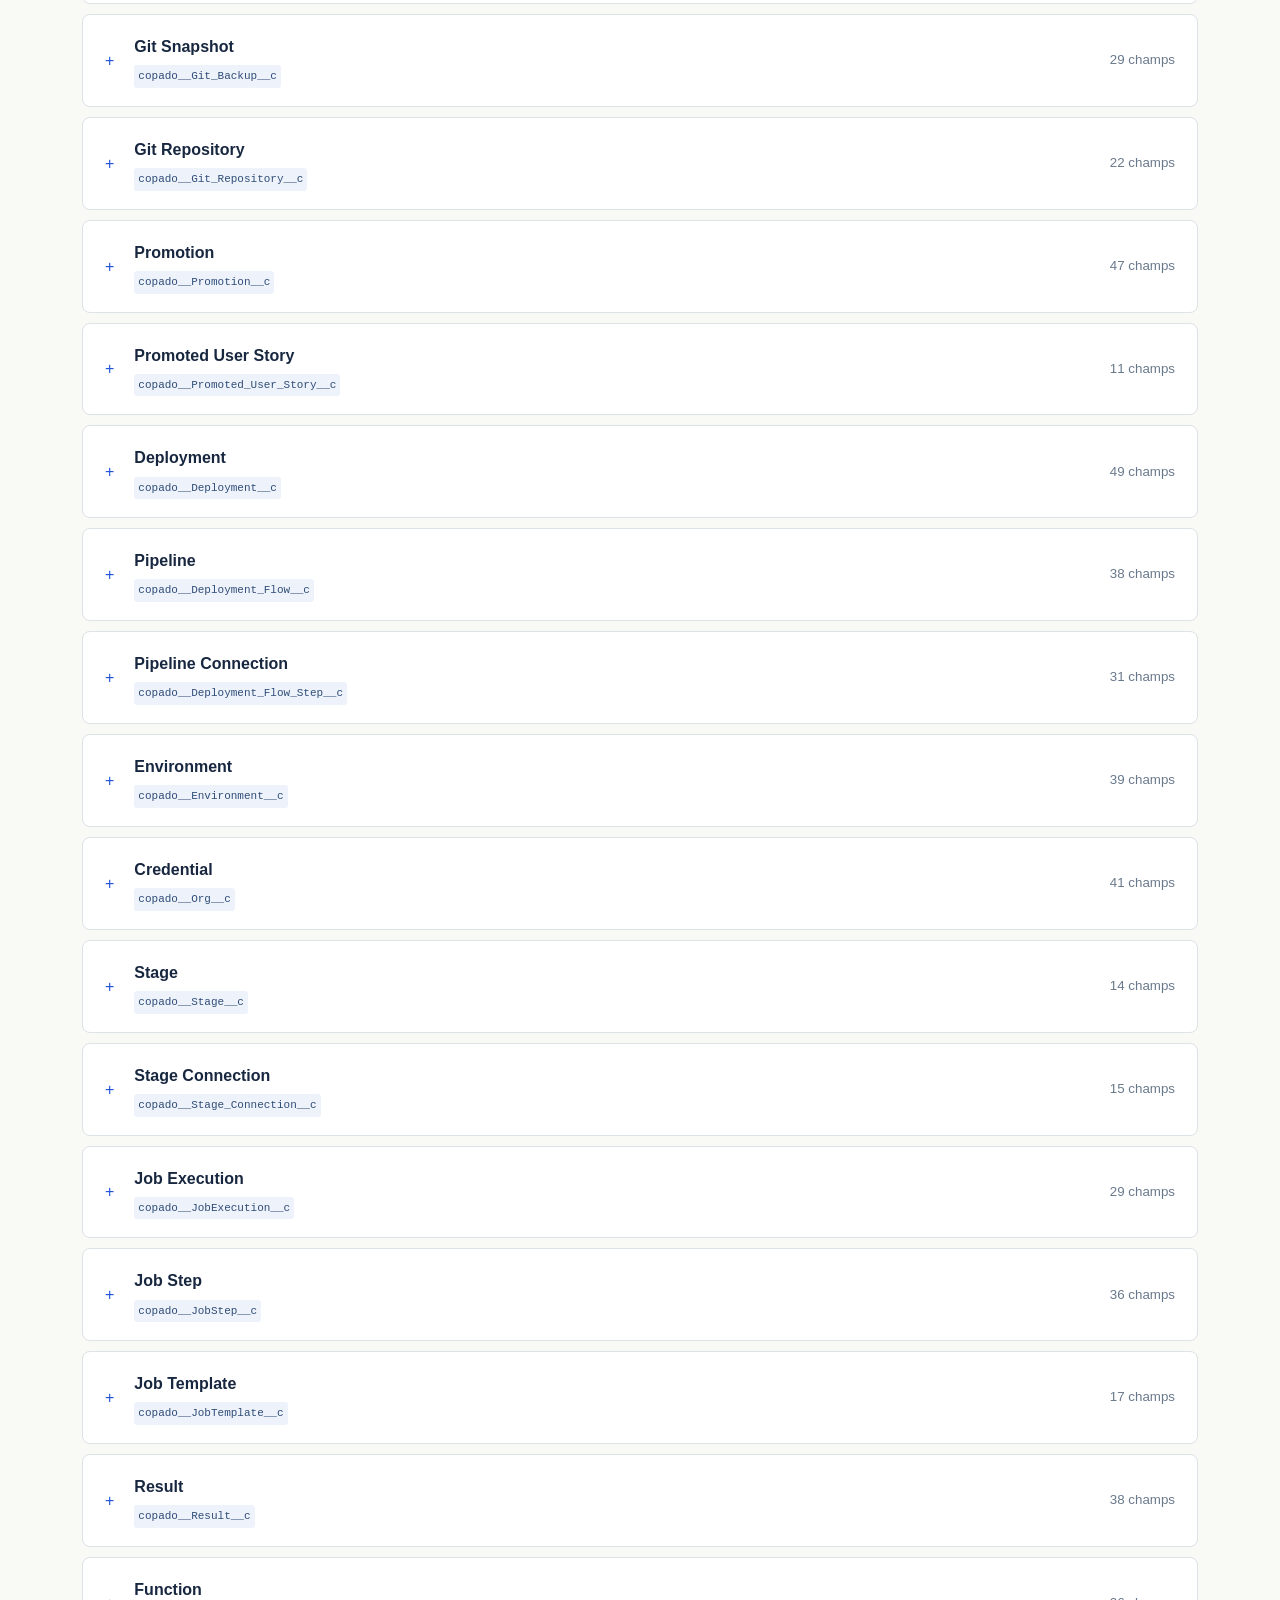
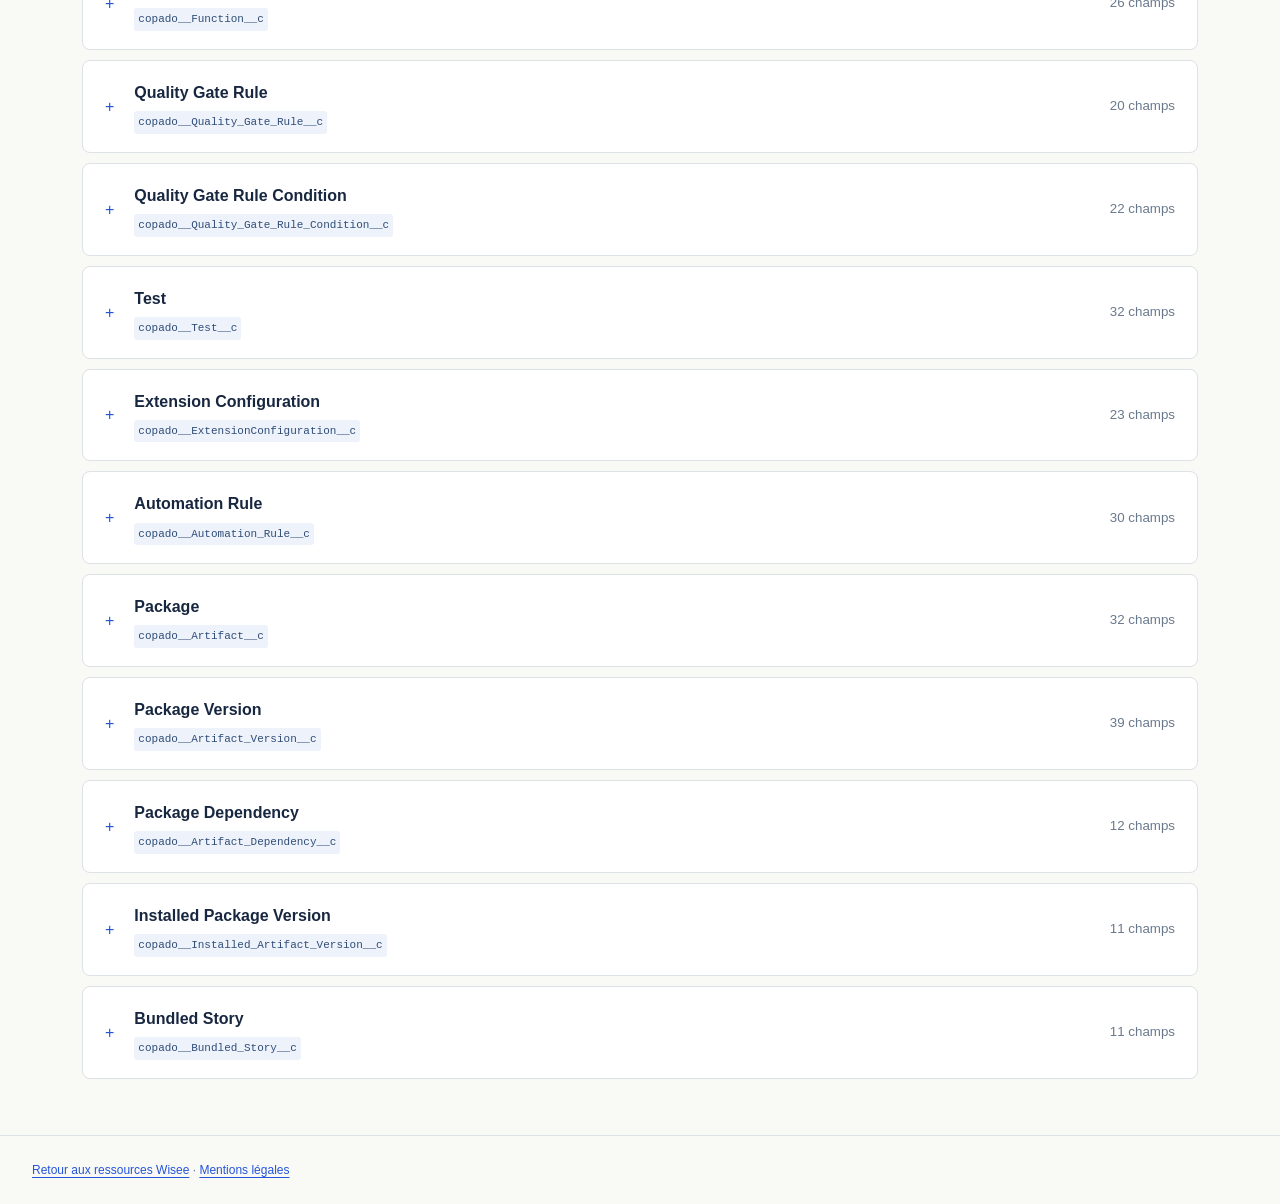
<file: resources/copado-source-format/dictionary.html>
<!doctype html>
<html lang="fr"><head><meta charset="utf-8"><meta name="viewport" content="width=device-width,initial-scale=1">
<title>Dictionnaire des objets et des champs | Wisee.fr</title><meta name="description" content="Dictionnaire des objets et des champs : objets, champs et relations du modèle Copado Source Format.">
<link rel="canonical" href="https://wisee.fr/resources/copado-source-format/dictionary.html"><link rel="stylesheet" href="documentation.css"></head>
<body><header><a class="brand" href="/">Wisee<span>.fr</span></a><nav aria-label="Documentation"><a href="./">Cartographie</a><a href="guide.html">Documentation</a><a href="dictionary.html">Dictionnaire</a></nav></header>
<main><p class="eyebrow">RESSOURCES / COPADO SOURCE FORMAT</p><h1>Dictionnaire des objets et des champs</h1><p class="intro">36 objets · 989 champs · noms API et relations du schéma de référence.</p><p>Ces objets sont partagés par plusieurs fonctionnalités Copado. Le dictionnaire décrit leurs champs installés ; leur présence ne garantit pas leur utilisation dans chaque parcours Source Format. Les extensions locales et tierces ne sont pas incluses.</p><div class="actions"><a href="fields.csv" download>Télécharger les champs (CSV)</a><a href="model.json" download>Modèle complet (JSON)</a></div><label class="search-label" for="filter">Rechercher un objet, un champ ou une relation</label><input id="filter" type="search" placeholder="Job Step, copado__JobExecution__c…"><p id="matches" aria-live="polite">36 objets</p><details class="object" id="copado__Project__c"><summary><span><strong>Project</strong><code>copado__Project__c</code></span><small>20 champs</small></summary><div class="object-body"><p>Projet rattaché à un pipeline.</p><div class="scroll"><table><thead><tr><th>Champ API</th><th>Libellé</th><th>Type</th><th>Null</th><th>Référence</th></tr></thead><tbody><tr><td>Id</td><td>Record ID</td><td>id</td><td>non</td><td></td></tr><tr><td>OwnerId</td><td>Owner ID</td><td>Lookup</td><td>non</td><td>Group (hors carte), User (hors carte)</td></tr><tr><td>IsDeleted</td><td>Deleted</td><td>boolean</td><td>non</td><td></td></tr><tr><td>Name</td><td>Project Name</td><td>string</td><td>oui</td><td></td></tr><tr><td>CreatedDate</td><td>Created Date</td><td>datetime</td><td>non</td><td></td></tr><tr><td>CreatedById</td><td>Created By ID</td><td>Lookup</td><td>non</td><td>User (hors carte)</td></tr><tr><td>LastModifiedDate</td><td>Last Modified Date</td><td>datetime</td><td>non</td><td></td></tr><tr><td>LastModifiedById</td><td>Last Modified By ID</td><td>Lookup</td><td>non</td><td>User (hors carte)</td></tr><tr><td>SystemModstamp</td><td>System Modstamp</td><td>datetime</td><td>non</td><td></td></tr><tr><td>LastActivityDate</td><td>Last Activity Date</td><td>date</td><td>oui</td><td></td></tr><tr><td>LastViewedDate</td><td>Last Viewed Date</td><td>datetime</td><td>oui</td><td></td></tr><tr><td>LastReferencedDate</td><td>Last Referenced Date</td><td>datetime</td><td>oui</td><td></td></tr><tr><td>copado__Deployment_Flow__c</td><td>Pipeline</td><td>Lookup</td><td>oui</td><td>copado__Deployment_Flow__c</td></tr><tr><td>copado__Description__c</td><td>Description</td><td>textarea</td><td>oui</td><td></td></tr><tr><td>copado__End_Date__c</td><td>End Date</td><td>date</td><td>oui</td><td></td></tr><tr><td>copado__Exclude_Tabs_from_Promotion_Page__c</td><td>Exclude Tabs from Promotion Page</td><td>multipicklist</td><td>oui</td><td></td></tr><tr><td>copado__Index_Metadata__c</td><td>Index Metadata</td><td>boolean</td><td>non</td><td></td></tr><tr><td>copado__Start_Date__c</td><td>Start Date</td><td>date</td><td>oui</td><td></td></tr><tr><td>copado__Status__c</td><td>Status</td><td>picklist</td><td>oui</td><td></td></tr><tr><td>copado__API_Name__c</td><td>API Name</td><td>string</td><td>oui</td><td></td></tr></tbody></table></div></div></details><details class="object" id="copado__Release__c"><summary><span><strong>Release</strong><code>copado__Release__c</code></span><small>25 champs</small></summary><div class="object-body"><p>Livraison et éventuelle hiérarchie de releases.</p><div class="scroll"><table><thead><tr><th>Champ API</th><th>Libellé</th><th>Type</th><th>Null</th><th>Référence</th></tr></thead><tbody><tr><td>Id</td><td>Record ID</td><td>id</td><td>non</td><td></td></tr><tr><td>OwnerId</td><td>Owner ID</td><td>Lookup</td><td>non</td><td>Group (hors carte), User (hors carte)</td></tr><tr><td>IsDeleted</td><td>Deleted</td><td>boolean</td><td>non</td><td></td></tr><tr><td>Name</td><td>Release Name</td><td>string</td><td>oui</td><td></td></tr><tr><td>CreatedDate</td><td>Created Date</td><td>datetime</td><td>non</td><td></td></tr><tr><td>CreatedById</td><td>Created By ID</td><td>Lookup</td><td>non</td><td>User (hors carte)</td></tr><tr><td>LastModifiedDate</td><td>Last Modified Date</td><td>datetime</td><td>non</td><td></td></tr><tr><td>LastModifiedById</td><td>Last Modified By ID</td><td>Lookup</td><td>non</td><td>User (hors carte)</td></tr><tr><td>SystemModstamp</td><td>System Modstamp</td><td>datetime</td><td>non</td><td></td></tr><tr><td>LastViewedDate</td><td>Last Viewed Date</td><td>datetime</td><td>oui</td><td></td></tr><tr><td>LastReferencedDate</td><td>Last Referenced Date</td><td>datetime</td><td>oui</td><td></td></tr><tr><td>copado__Base_Branch__c</td><td>Base Branch</td><td>string</td><td>oui</td><td></td></tr><tr><td>copado__Description__c</td><td>Description</td><td>textarea</td><td>oui</td><td></td></tr><tr><td>copado__Planned_Date__c</td><td>Planned Date</td><td>date</td><td>oui</td><td></td></tr><tr><td>copado__Project__c</td><td>Project</td><td>Lookup</td><td>oui</td><td>copado__Project__c</td></tr><tr><td>copado__Status__c</td><td>Status</td><td>picklist</td><td>oui</td><td></td></tr><tr><td>copado__Version__c</td><td>Version</td><td>string</td><td>oui</td><td></td></tr><tr><td>copado__Completion_Date__c</td><td>Completion Date</td><td>datetime</td><td>oui</td><td></td></tr><tr><td>copado__Parent_Release__c</td><td>Parent Release</td><td>Lookup</td><td>oui</td><td>copado__Release__c</td></tr><tr><td>copado__Status_Notes__c</td><td>Status Notes</td><td>textarea</td><td>oui</td><td></td></tr><tr><td>copado__Testing_Completed__c</td><td>Testing Completed</td><td>datetime</td><td>oui</td><td></td></tr><tr><td>copado__Type__c</td><td>Type</td><td>picklist</td><td>oui</td><td></td></tr><tr><td>copado__Artifact_User_Story__c</td><td>Artifact User Story</td><td>Lookup</td><td>oui</td><td>copado__User_Story__c</td></tr><tr><td>copado__Base_Branch_Origin__c</td><td>Base Branch Origin</td><td>string</td><td>oui</td><td></td></tr><tr><td>copado__Environment__c</td><td>Environment</td><td>Lookup</td><td>oui</td><td>copado__Environment__c</td></tr></tbody></table></div></div></details><details class="object" id="copado__User_Story__c"><summary><span><strong>User Story</strong><code>copado__User_Story__c</code></span><small>93 champs</small></summary><div class="object-body"><p>Unité de changement : contexte fonctionnel, environnement, release et état.</p><div class="scroll"><table><thead><tr><th>Champ API</th><th>Libellé</th><th>Type</th><th>Null</th><th>Référence</th></tr></thead><tbody><tr><td>Id</td><td>Record ID</td><td>id</td><td>non</td><td></td></tr><tr><td>OwnerId</td><td>Owner ID</td><td>Lookup</td><td>non</td><td>Group (hors carte), User (hors carte)</td></tr><tr><td>IsDeleted</td><td>Deleted</td><td>boolean</td><td>non</td><td></td></tr><tr><td>Name</td><td>User Story Reference</td><td>string</td><td>non</td><td></td></tr><tr><td>RecordTypeId</td><td>Record Type ID</td><td>Lookup</td><td>oui</td><td>RecordType (hors carte)</td></tr><tr><td>CreatedDate</td><td>Created Date</td><td>datetime</td><td>non</td><td></td></tr><tr><td>CreatedById</td><td>Created By ID</td><td>Lookup</td><td>non</td><td>User (hors carte)</td></tr><tr><td>LastModifiedDate</td><td>Last Modified Date</td><td>datetime</td><td>non</td><td></td></tr><tr><td>LastModifiedById</td><td>Last Modified By ID</td><td>Lookup</td><td>non</td><td>User (hors carte)</td></tr><tr><td>SystemModstamp</td><td>System Modstamp</td><td>datetime</td><td>non</td><td></td></tr><tr><td>LastActivityDate</td><td>Last Activity Date</td><td>date</td><td>oui</td><td></td></tr><tr><td>LastViewedDate</td><td>Last Viewed Date</td><td>datetime</td><td>oui</td><td></td></tr><tr><td>LastReferencedDate</td><td>Last Referenced Date</td><td>datetime</td><td>oui</td><td></td></tr><tr><td>copado__Acceptance_Criteria_Status__c</td><td>Acceptance Criteria Status</td><td>picklist</td><td>oui</td><td></td></tr><tr><td>copado__Acceptance_Criteria__c</td><td>Acceptance Criteria</td><td>textarea</td><td>oui</td><td></td></tr><tr><td>copado__Apex_Code_Coverage__c</td><td>Apex Code Coverage</td><td>percent</td><td>oui</td><td></td></tr><tr><td>copado__Apex_Tests_Passed__c</td><td>Apex Tests Passed</td><td>boolean</td><td>non</td><td></td></tr><tr><td>copado__Backburner_Rank__c</td><td>Backburner Rank</td><td>double</td><td>oui</td><td></td></tr><tr><td>copado__Backlog_Rank__c</td><td>Backlog Rank</td><td>double</td><td>oui</td><td></td></tr><tr><td>copado__Base_Branch__c</td><td>Base Branch</td><td>string</td><td>oui</td><td></td></tr><tr><td>copado__Business_Analyst__c</td><td>Business Analyst</td><td>Lookup</td><td>oui</td><td>User (hors carte)</td></tr><tr><td>copado__Cancellation_Reason__c</td><td>Cancellation Reason</td><td>textarea</td><td>oui</td><td></td></tr><tr><td>copado__Classes_Without_Coverage__c</td><td>Classes Without Coverage</td><td>double</td><td>oui</td><td></td></tr><tr><td>copado__Close_Date__c</td><td>Close Date</td><td>date</td><td>oui</td><td></td></tr><tr><td>copado__Compliance_Criteria__c</td><td>Compliance Criteria</td><td>textarea</td><td>oui</td><td></td></tr><tr><td>copado__Compliance_Status__c</td><td>Compliance Status</td><td>picklist</td><td>oui</td><td></td></tr><tr><td>copado__Compliance__c</td><td>Compliance</td><td>boolean</td><td>non</td><td></td></tr><tr><td>copado__Data_Privacy__c</td><td>Data Privacy</td><td>boolean</td><td>non</td><td></td></tr><tr><td>copado__Developer__c</td><td>Developer</td><td>Lookup</td><td>oui</td><td>User (hors carte)</td></tr><tr><td>copado__Documentation_Complete__c</td><td>Documentation Complete</td><td>boolean</td><td>non</td><td></td></tr><tr><td>copado__Environment_Type__c</td><td>Environment Type</td><td>string (formule)</td><td>oui</td><td></td></tr><tr><td>copado__Environment__c</td><td>Environment</td><td>Lookup</td><td>oui</td><td>copado__Environment__c</td></tr><tr><td>copado__Epic__c</td><td>Epic</td><td>Lookup</td><td>oui</td><td>copado__Epic__c</td></tr><tr><td>copado__Exclude_From_CBM__c</td><td>Exclude from Pipelines</td><td>boolean</td><td>non</td><td></td></tr><tr><td>copado__Failing_Methods__c</td><td>Failing Methods</td><td>double</td><td>oui</td><td></td></tr><tr><td>copado__Feature__c</td><td>Feature</td><td>Lookup</td><td>oui</td><td>copado__Copado_Feature__c (hors carte)</td></tr><tr><td>copado__Functional_Specifications__c</td><td>Functional Specifications</td><td>textarea</td><td>oui</td><td></td></tr><tr><td>copado__Git_Merge_Status__c</td><td>Git Merge Status</td><td>picklist</td><td>oui</td><td></td></tr><tr><td>copado__Git_Repository__c</td><td>Git Repository</td><td>string (formule)</td><td>oui</td><td></td></tr><tr><td>copado__Has_Apex_Code__c</td><td>Has Apex Code</td><td>boolean</td><td>non</td><td></td></tr><tr><td>copado__Is_Bundle__c</td><td>Is Bundle</td><td>boolean</td><td>non</td><td></td></tr><tr><td>copado__Last_Compliance_Scan_Date__c</td><td>Last Compliance Scan Date</td><td>datetime</td><td>oui</td><td></td></tr><tr><td>copado__Last_Promotion_Date__c</td><td>Last Promotion Date</td><td>datetime</td><td>oui</td><td></td></tr><tr><td>copado__Last_Validation_Deployment_Status__c</td><td>Last Validation Status</td><td>string (formule)</td><td>oui</td><td></td></tr><tr><td>copado__Last_Validation_Deployment__c</td><td>Last Validation Deployment</td><td>Lookup</td><td>oui</td><td>copado__Deployment__c</td></tr><tr><td>copado__Last_Validation_Promotion__c</td><td>Last Validation Promotion</td><td>Lookup</td><td>oui</td><td>copado__Promotion__c</td></tr><tr><td>copado__Latest_Commit_Date__c</td><td>Latest Commit Date</td><td>datetime</td><td>oui</td><td></td></tr><tr><td>copado__Legal__c</td><td>Legal</td><td>boolean</td><td>non</td><td></td></tr><tr><td>copado__Manual_Step_Required__c</td><td>Manual Step Required</td><td>boolean</td><td>non</td><td></td></tr><tr><td>copado__Manual_Tests_Passed__c</td><td>Manual Tests Passed</td><td>boolean</td><td>non</td><td></td></tr><tr><td>copado__Metadata_Types_in_Selection__c</td><td>Metadata Types in Selection</td><td>multipicklist</td><td>oui</td><td></td></tr><tr><td>copado__Minimum_Apex_Code_Coverage__c</td><td>Minimum Apex Code Coverage</td><td>percent</td><td>oui</td><td></td></tr><tr><td>copado__Order__c</td><td>Order</td><td>double</td><td>oui</td><td></td></tr><tr><td>copado__Org_Credential__c</td><td>Credential</td><td>Lookup</td><td>oui</td><td>copado__Org__c</td></tr><tr><td>copado__Parent_Epic_Title__c</td><td>Parent Epic Title</td><td>string (formule)</td><td>oui</td><td></td></tr><tr><td>copado__Platform__c</td><td>Platform</td><td>string (formule)</td><td>oui</td><td></td></tr><tr><td>copado__Priority__c</td><td>Priority</td><td>double</td><td>oui</td><td></td></tr><tr><td>copado__Progress_Status__c</td><td>Progress Status</td><td>string (formule)</td><td>oui</td><td></td></tr><tr><td>copado__Progress__c</td><td>Progress</td><td>percent</td><td>oui</td><td></td></tr><tr><td>copado__Project__c</td><td>Project</td><td>Lookup</td><td>oui</td><td>copado__Project__c</td></tr><tr><td>copado__Promote_Change__c</td><td>Ready to Promote</td><td>boolean</td><td>non</td><td></td></tr><tr><td>copado__Promote_and_Deploy__c</td><td>Promote and Deploy</td><td>boolean</td><td>non</td><td></td></tr><tr><td>copado__Promote_as_Single_Step__c</td><td>Promote as Single Step</td><td>boolean</td><td>non</td><td></td></tr><tr><td>copado__Promotion_Test_Level__c</td><td>Promotion Test Level</td><td>picklist</td><td>oui</td><td></td></tr><tr><td>copado__Pull_Requests_Approved__c</td><td>Pull Requests Approved</td><td>boolean</td><td>non</td><td></td></tr><tr><td>copado__QR_Code__c</td><td>QR Code</td><td>string (formule)</td><td>oui</td><td></td></tr><tr><td>copado__Release__c</td><td>Release</td><td>Lookup</td><td>oui</td><td>copado__Release__c</td></tr><tr><td>copado__Sprint__c</td><td>Sprint</td><td>Lookup</td><td>oui</td><td>copado__Sprint__c</td></tr><tr><td>copado__Status__c</td><td>Status</td><td>picklist</td><td>oui</td><td></td></tr><tr><td>copado__Stop_Indexing_Metadata__c</td><td>Exclude from Overlap Awareness</td><td>boolean</td><td>non</td><td></td></tr><tr><td>copado__Story_Points_Other__c</td><td>Planned Points</td><td>double</td><td>oui</td><td></td></tr><tr><td>copado__Story_Points_SFDC__c</td><td>Actual Points</td><td>double</td><td>oui</td><td></td></tr><tr><td>copado__Team__c</td><td>Team</td><td>Lookup</td><td>oui</td><td>copado__Team__c</td></tr><tr><td>copado__Technical_Specifications__c</td><td>Technical Specifications</td><td>textarea</td><td>oui</td><td></td></tr><tr><td>copado__Test_Script_Owner__c</td><td>Test Script Owner</td><td>Lookup</td><td>oui</td><td>User (hors carte)</td></tr><tr><td>copado__Theme__c</td><td>Theme</td><td>Lookup</td><td>oui</td><td>copado__Theme__c (hors carte)</td></tr><tr><td>copado__Total_Story_Points__c</td><td>Total Planned Points</td><td>double (formule)</td><td>oui</td><td></td></tr><tr><td>copado__Triggers_Without_Coverage__c</td><td>Triggers Without Coverage</td><td>double</td><td>oui</td><td></td></tr><tr><td>copado__US_Feature__c</td><td>Feature</td><td>Lookup</td><td>oui</td><td>copado__Application_Feature__c (hors carte)</td></tr><tr><td>copado__User_Story_Title__c</td><td>Title</td><td>string</td><td>oui</td><td></td></tr><tr><td>copado__Validate_Only__c</td><td>Validate Only</td><td>boolean</td><td>non</td><td></td></tr><tr><td>copado__View_in_Git__c</td><td>View in Git</td><td>string (formule)</td><td>oui</td><td></td></tr><tr><td>copado__userStory_Role__c</td><td>As a...</td><td>textarea</td><td>oui</td><td></td></tr><tr><td>copado__userStory_need__c</td><td>Want to...</td><td>textarea</td><td>oui</td><td></td></tr><tr><td>copado__userStory_reason__c</td><td>So that...</td><td>textarea</td><td>oui</td><td></td></tr><tr><td>copado__Backend_Bypass__c</td><td>Backend Bypass</td><td>boolean</td><td>non</td><td></td></tr><tr><td>copadoQuality__Functional_Review__c</td><td>Functional Review</td><td>Lookup</td><td>oui</td><td>copadoQuality__Functional_Review__c (hors carte)</td></tr><tr><td>cmcSf__Apex_Test_Level__c</td><td>Apex Test Level</td><td>picklist</td><td>oui</td><td></td></tr><tr><td>copado__Actual_Points_Other__c</td><td>Actual Points Other</td><td>double</td><td>oui</td><td></td></tr><tr><td>copado__Planned_Points_Other__c</td><td>Planned Points Other</td><td>double</td><td>oui</td><td></td></tr><tr><td>copado__Total_Actual_Points__c</td><td>Total Actual Points</td><td>double (formule)</td><td>oui</td><td></td></tr><tr><td>cmcSf__Migration_Date__c</td><td>Migration Date</td><td>datetime</td><td>oui</td><td></td></tr><tr><td>copado__Pending_Tests__c</td><td>Pending Tests</td><td>double</td><td>oui</td><td></td></tr></tbody></table></div></div></details><details class="object" id="copado__Epic__c"><summary><span><strong>Epic</strong><code>copado__Epic__c</code></span><small>20 champs</small></summary><div class="object-body"><p>Regroupement fonctionnel des US.</p><div class="scroll"><table><thead><tr><th>Champ API</th><th>Libellé</th><th>Type</th><th>Null</th><th>Référence</th></tr></thead><tbody><tr><td>Id</td><td>Record ID</td><td>id</td><td>non</td><td></td></tr><tr><td>OwnerId</td><td>Owner ID</td><td>Lookup</td><td>non</td><td>Group (hors carte), User (hors carte)</td></tr><tr><td>IsDeleted</td><td>Deleted</td><td>boolean</td><td>non</td><td></td></tr><tr><td>Name</td><td>Epic Ref</td><td>string</td><td>non</td><td></td></tr><tr><td>CreatedDate</td><td>Created Date</td><td>datetime</td><td>non</td><td></td></tr><tr><td>CreatedById</td><td>Created By ID</td><td>Lookup</td><td>non</td><td>User (hors carte)</td></tr><tr><td>LastModifiedDate</td><td>Last Modified Date</td><td>datetime</td><td>non</td><td></td></tr><tr><td>LastModifiedById</td><td>Last Modified By ID</td><td>Lookup</td><td>non</td><td>User (hors carte)</td></tr><tr><td>SystemModstamp</td><td>System Modstamp</td><td>datetime</td><td>non</td><td></td></tr><tr><td>LastActivityDate</td><td>Last Activity Date</td><td>date</td><td>oui</td><td></td></tr><tr><td>LastViewedDate</td><td>Last Viewed Date</td><td>datetime</td><td>oui</td><td></td></tr><tr><td>LastReferencedDate</td><td>Last Referenced Date</td><td>datetime</td><td>oui</td><td></td></tr><tr><td>copado__Application__c</td><td>Application</td><td>Lookup</td><td>oui</td><td>copado__Application__c (hors carte)</td></tr><tr><td>copado__Cancelled_Reason__c</td><td>Cancelled Reason</td><td>string</td><td>oui</td><td></td></tr><tr><td>copado__Epic_Details__c</td><td>Epic Details</td><td>textarea</td><td>oui</td><td></td></tr><tr><td>copado__Epic_Title__c</td><td>Epic Title</td><td>string</td><td>oui</td><td></td></tr><tr><td>copado__Release__c</td><td>Release</td><td>Lookup</td><td>oui</td><td>copado__Release__c</td></tr><tr><td>copado__Status__c</td><td>Status</td><td>picklist</td><td>oui</td><td></td></tr><tr><td>copado__Description__c</td><td>Description</td><td>textarea</td><td>oui</td><td></td></tr><tr><td>copado__Technical_Assumptions__c</td><td>Technical Assumptions</td><td>textarea</td><td>oui</td><td></td></tr></tbody></table></div></div></details><details class="object" id="copado__Sprint__c"><summary><span><strong>Sprint</strong><code>copado__Sprint__c</code></span><small>29 champs</small></summary><div class="object-body"><p>Itération de planification des US.</p><div class="scroll"><table><thead><tr><th>Champ API</th><th>Libellé</th><th>Type</th><th>Null</th><th>Référence</th></tr></thead><tbody><tr><td>Id</td><td>Record ID</td><td>id</td><td>non</td><td></td></tr><tr><td>OwnerId</td><td>Owner ID</td><td>Lookup</td><td>non</td><td>Group (hors carte), User (hors carte)</td></tr><tr><td>IsDeleted</td><td>Deleted</td><td>boolean</td><td>non</td><td></td></tr><tr><td>Name</td><td>Sprint Name</td><td>string</td><td>oui</td><td></td></tr><tr><td>CreatedDate</td><td>Created Date</td><td>datetime</td><td>non</td><td></td></tr><tr><td>CreatedById</td><td>Created By ID</td><td>Lookup</td><td>non</td><td>User (hors carte)</td></tr><tr><td>LastModifiedDate</td><td>Last Modified Date</td><td>datetime</td><td>non</td><td></td></tr><tr><td>LastModifiedById</td><td>Last Modified By ID</td><td>Lookup</td><td>non</td><td>User (hors carte)</td></tr><tr><td>SystemModstamp</td><td>System Modstamp</td><td>datetime</td><td>non</td><td></td></tr><tr><td>LastActivityDate</td><td>Last Activity Date</td><td>date</td><td>oui</td><td></td></tr><tr><td>LastViewedDate</td><td>Last Viewed Date</td><td>datetime</td><td>oui</td><td></td></tr><tr><td>LastReferencedDate</td><td>Last Referenced Date</td><td>datetime</td><td>oui</td><td></td></tr><tr><td>copado__ActualVelocity__c</td><td>Actual Velocity</td><td>double</td><td>oui</td><td></td></tr><tr><td>copado__Days_in_sprint__c</td><td>Days in sprint</td><td>double</td><td>oui</td><td></td></tr><tr><td>copado__End_Date__c</td><td>End Date</td><td>date</td><td>oui</td><td></td></tr><tr><td>copado__Full_time_resources_in_sprint__c</td><td>Full time resources in sprint</td><td>double</td><td>oui</td><td></td></tr><tr><td>copado__InitialPlannedVelocity__c</td><td>Initial Planned Velocity</td><td>double</td><td>oui</td><td></td></tr><tr><td>copado__Objective__c</td><td>Sprint Goal</td><td>textarea</td><td>oui</td><td></td></tr><tr><td>copado__PlannedVelocity__c</td><td>Planned Velocity</td><td>double</td><td>oui</td><td></td></tr><tr><td>copado__Project__c</td><td>Project</td><td>Lookup</td><td>oui</td><td>copado__Project__c</td></tr><tr><td>copado__Release__c</td><td>Release</td><td>Lookup</td><td>oui</td><td>copado__Release__c</td></tr><tr><td>copado__Start_Date__c</td><td>Start Date</td><td>date</td><td>oui</td><td></td></tr><tr><td>copado__Status__c</td><td>Status</td><td>picklist</td><td>oui</td><td></td></tr><tr><td>copado__Story_points__c</td><td>Total Capacity (Points)</td><td>double</td><td>oui</td><td></td></tr><tr><td>copado__Team__c</td><td>Team</td><td>Lookup</td><td>oui</td><td>copado__Team__c</td></tr><tr><td>copado__Working_Days_Left__c</td><td>Working Days Left</td><td>double (formule)</td><td>oui</td><td></td></tr><tr><td>copado__Working_days_in_sprint__c</td><td>Working days in sprint</td><td>double</td><td>oui</td><td></td></tr><tr><td>copado__Actual_Velocity__c</td><td>Actual Velocity</td><td>double</td><td>oui</td><td></td></tr><tr><td>copado__Planned_Velocity__c</td><td>Planned Velocity</td><td>double</td><td>oui</td><td></td></tr></tbody></table></div></div></details><details class="object" id="copado__Team__c"><summary><span><strong>Team</strong><code>copado__Team__c</code></span><small>17 champs</small></summary><div class="object-body"><p>Équipe associée aux US.</p><div class="scroll"><table><thead><tr><th>Champ API</th><th>Libellé</th><th>Type</th><th>Null</th><th>Référence</th></tr></thead><tbody><tr><td>Id</td><td>Record ID</td><td>id</td><td>non</td><td></td></tr><tr><td>OwnerId</td><td>Owner ID</td><td>Lookup</td><td>non</td><td>Group (hors carte), User (hors carte)</td></tr><tr><td>IsDeleted</td><td>Deleted</td><td>boolean</td><td>non</td><td></td></tr><tr><td>Name</td><td>Team Name</td><td>string</td><td>oui</td><td></td></tr><tr><td>CreatedDate</td><td>Created Date</td><td>datetime</td><td>non</td><td></td></tr><tr><td>CreatedById</td><td>Created By ID</td><td>Lookup</td><td>non</td><td>User (hors carte)</td></tr><tr><td>LastModifiedDate</td><td>Last Modified Date</td><td>datetime</td><td>non</td><td></td></tr><tr><td>LastModifiedById</td><td>Last Modified By ID</td><td>Lookup</td><td>non</td><td>User (hors carte)</td></tr><tr><td>SystemModstamp</td><td>System Modstamp</td><td>datetime</td><td>non</td><td></td></tr><tr><td>LastActivityDate</td><td>Last Activity Date</td><td>date</td><td>oui</td><td></td></tr><tr><td>LastViewedDate</td><td>Last Viewed Date</td><td>datetime</td><td>oui</td><td></td></tr><tr><td>LastReferencedDate</td><td>Last Referenced Date</td><td>datetime</td><td>oui</td><td></td></tr><tr><td>copado__Active__c</td><td>Active</td><td>boolean</td><td>non</td><td></td></tr><tr><td>copado__Department__c</td><td>Department</td><td>picklist</td><td>oui</td><td></td></tr><tr><td>copado__Vision__c</td><td>Vision</td><td>textarea</td><td>oui</td><td></td></tr><tr><td>copado__Description__c</td><td>Description</td><td>textarea</td><td>oui</td><td></td></tr><tr><td>copado__Sprint_Wall_FieldSet_Name__c</td><td>Sprint Wall FieldSet Name</td><td>string</td><td>oui</td><td></td></tr></tbody></table></div></div></details><details class="object" id="copado__User_Story_Task__c"><summary><span><strong>User Story Task</strong><code>copado__User_Story_Task__c</code></span><small>16 champs</small></summary><div class="object-body"><p>Tâche de travail d&#x27;une US ; distincte d&#x27;une étape de déploiement.</p><div class="scroll"><table><thead><tr><th>Champ API</th><th>Libellé</th><th>Type</th><th>Null</th><th>Référence</th></tr></thead><tbody><tr><td>Id</td><td>Record ID</td><td>id</td><td>non</td><td></td></tr><tr><td>IsDeleted</td><td>Deleted</td><td>boolean</td><td>non</td><td></td></tr><tr><td>Name</td><td>User Story Task Name</td><td>string</td><td>non</td><td></td></tr><tr><td>CreatedDate</td><td>Created Date</td><td>datetime</td><td>non</td><td></td></tr><tr><td>CreatedById</td><td>Created By ID</td><td>Lookup</td><td>non</td><td>User (hors carte)</td></tr><tr><td>LastModifiedDate</td><td>Last Modified Date</td><td>datetime</td><td>non</td><td></td></tr><tr><td>LastModifiedById</td><td>Last Modified By ID</td><td>Lookup</td><td>non</td><td>User (hors carte)</td></tr><tr><td>SystemModstamp</td><td>System Modstamp</td><td>datetime</td><td>non</td><td></td></tr><tr><td>LastActivityDate</td><td>Last Activity Date</td><td>date</td><td>oui</td><td></td></tr><tr><td>LastViewedDate</td><td>Last Viewed Date</td><td>datetime</td><td>oui</td><td></td></tr><tr><td>LastReferencedDate</td><td>Last Referenced Date</td><td>datetime</td><td>oui</td><td></td></tr><tr><td>copado__User_Story__c</td><td>User Story</td><td>Master-Detail</td><td>non</td><td>copado__User_Story__c</td></tr><tr><td>copado__Comments__c</td><td>Comments</td><td>textarea</td><td>oui</td><td></td></tr><tr><td>copado__Hours_Remaining__c</td><td>Hours Remaining</td><td>double</td><td>oui</td><td></td></tr><tr><td>copado__Status__c</td><td>Status</td><td>picklist</td><td>oui</td><td></td></tr><tr><td>copado__Subject__c</td><td>Subject</td><td>string</td><td>oui</td><td></td></tr></tbody></table></div></div></details><details class="object" id="copado__User_Story_Commit__c"><summary><span><strong>User Story Commit</strong><code>copado__User_Story_Commit__c</code></span><small>16 champs</small></summary><div class="object-body"><p>Liaison US–Snapshot Commit et contexte d&#x27;exécution de commit.</p><div class="scroll"><table><thead><tr><th>Champ API</th><th>Libellé</th><th>Type</th><th>Null</th><th>Référence</th></tr></thead><tbody><tr><td>Id</td><td>Record ID</td><td>id</td><td>non</td><td></td></tr><tr><td>IsDeleted</td><td>Deleted</td><td>boolean</td><td>non</td><td></td></tr><tr><td>Name</td><td>US Commit</td><td>string</td><td>oui</td><td></td></tr><tr><td>CreatedDate</td><td>Created Date</td><td>datetime</td><td>non</td><td></td></tr><tr><td>CreatedById</td><td>Created By ID</td><td>Lookup</td><td>non</td><td>User (hors carte)</td></tr><tr><td>LastModifiedDate</td><td>Last Modified Date</td><td>datetime</td><td>non</td><td></td></tr><tr><td>LastModifiedById</td><td>Last Modified By ID</td><td>Lookup</td><td>non</td><td>User (hors carte)</td></tr><tr><td>SystemModstamp</td><td>System Modstamp</td><td>datetime</td><td>non</td><td></td></tr><tr><td>copado__User_Story__c</td><td>User Story</td><td>Master-Detail</td><td>non</td><td>copado__User_Story__c</td></tr><tr><td>copado__Snapshot_Commit__c</td><td>Snapshot Commit</td><td>Master-Detail</td><td>non</td><td>copado__Git_Org_Commit__c</td></tr><tr><td>copado__CommitMessage__c</td><td>Commit Message</td><td>string (formule)</td><td>oui</td><td></td></tr><tr><td>copado__External_Id__c</td><td>External Id</td><td>string</td><td>oui</td><td></td></tr><tr><td>copado__LastJobExecutionId__c</td><td>Last Job Execution ID</td><td>string</td><td>oui</td><td></td></tr><tr><td>copado__Status__c</td><td>Status</td><td>string (formule)</td><td>oui</td><td></td></tr><tr><td>copado__View_in_Git__c</td><td>View in Git</td><td>string (formule)</td><td>oui</td><td></td></tr><tr><td>copado__Backend_Bypass__c</td><td>Backend Bypass</td><td>boolean</td><td>non</td><td></td></tr></tbody></table></div></div></details><details class="object" id="copado__User_Story_Metadata__c"><summary><span><strong>User Story Metadata</strong><code>copado__User_Story_Metadata__c</code></span><small>21 champs</small></summary><div class="object-body"><p>Index des fichiers/composants associés à l&#x27;US ; le label File Name est exposé par Describe.</p><div class="scroll"><table><thead><tr><th>Champ API</th><th>Libellé</th><th>Type</th><th>Null</th><th>Référence</th></tr></thead><tbody><tr><td>Id</td><td>Record ID</td><td>id</td><td>non</td><td></td></tr><tr><td>IsDeleted</td><td>Deleted</td><td>boolean</td><td>non</td><td></td></tr><tr><td>Name</td><td>User Story Metadata Name</td><td>string</td><td>oui</td><td></td></tr><tr><td>CreatedDate</td><td>Created Date</td><td>datetime</td><td>non</td><td></td></tr><tr><td>CreatedById</td><td>Created By ID</td><td>Lookup</td><td>non</td><td>User (hors carte)</td></tr><tr><td>LastModifiedDate</td><td>Last Modified Date</td><td>datetime</td><td>non</td><td></td></tr><tr><td>LastModifiedById</td><td>Last Modified By ID</td><td>Lookup</td><td>non</td><td>User (hors carte)</td></tr><tr><td>SystemModstamp</td><td>System Modstamp</td><td>datetime</td><td>non</td><td></td></tr><tr><td>LastViewedDate</td><td>Last Viewed Date</td><td>datetime</td><td>oui</td><td></td></tr><tr><td>LastReferencedDate</td><td>Last Referenced Date</td><td>datetime</td><td>oui</td><td></td></tr><tr><td>copado__User_Story__c</td><td>User Story</td><td>Master-Detail</td><td>non</td><td>copado__User_Story__c</td></tr><tr><td>copado__Action__c</td><td>Action</td><td>string</td><td>oui</td><td></td></tr><tr><td>copado__Category__c</td><td>Category</td><td>string</td><td>oui</td><td></td></tr><tr><td>copado__JsonInformation__c</td><td>Json Information</td><td>string</td><td>oui</td><td></td></tr><tr><td>copado__Last_Commit_Date__c</td><td>Last Commit Date</td><td>datetime</td><td>oui</td><td></td></tr><tr><td>copado__Metadata_API_Name__c</td><td>File Name</td><td>string</td><td>oui</td><td></td></tr><tr><td>copado__ModuleDirectory__c</td><td>Directory</td><td>string</td><td>oui</td><td></td></tr><tr><td>copado__Status_Icon__c</td><td>Status Icon</td><td>string (formule)</td><td>oui</td><td></td></tr><tr><td>copado__Status__c</td><td>Status</td><td>picklist</td><td>oui</td><td></td></tr><tr><td>copado__Type__c</td><td>Type</td><td>string</td><td>oui</td><td></td></tr><tr><td>copado__Unique_ID__c</td><td>Unique ID</td><td>string</td><td>oui</td><td></td></tr></tbody></table></div></div></details><details class="object" id="copado__Git_Org_Commit__c"><summary><span><strong>Snapshot Commit</strong><code>copado__Git_Org_Commit__c</code></span><small>18 champs</small></summary><div class="object-body"><p>Snapshot Commit, relié aux commits des US Source Format.</p><div class="scroll"><table><thead><tr><th>Champ API</th><th>Libellé</th><th>Type</th><th>Null</th><th>Référence</th></tr></thead><tbody><tr><td>Id</td><td>Record ID</td><td>id</td><td>non</td><td></td></tr><tr><td>IsDeleted</td><td>Deleted</td><td>boolean</td><td>non</td><td></td></tr><tr><td>Name</td><td>Commit Name</td><td>string</td><td>non</td><td></td></tr><tr><td>CreatedDate</td><td>Created Date</td><td>datetime</td><td>non</td><td></td></tr><tr><td>CreatedById</td><td>Created By ID</td><td>Lookup</td><td>non</td><td>User (hors carte)</td></tr><tr><td>LastModifiedDate</td><td>Last Modified Date</td><td>datetime</td><td>non</td><td></td></tr><tr><td>LastModifiedById</td><td>Last Modified By ID</td><td>Lookup</td><td>non</td><td>User (hors carte)</td></tr><tr><td>SystemModstamp</td><td>System Modstamp</td><td>datetime</td><td>non</td><td></td></tr><tr><td>copado__Org__c</td><td>Credential</td><td>Master-Detail</td><td>non</td><td>copado__Org__c</td></tr><tr><td>copado__Changes__c</td><td>Changes</td><td>textarea</td><td>oui</td><td></td></tr><tr><td>copado__Commit_Date__c</td><td>Commit Date</td><td>datetime</td><td>oui</td><td></td></tr><tr><td>copado__Commit_Id__c</td><td>Commit Id</td><td>string</td><td>oui</td><td></td></tr><tr><td>copado__Commit_Message__c</td><td>Commit Message</td><td>textarea</td><td>oui</td><td></td></tr><tr><td>copado__Git_Backup__c</td><td>Git Snapshot</td><td>Lookup</td><td>oui</td><td>copado__Git_Backup__c</td></tr><tr><td>copado__Git_Operation__c</td><td>Git Operation</td><td>picklist</td><td>oui</td><td></td></tr><tr><td>copado__Status__c</td><td>Status</td><td>picklist</td><td>oui</td><td></td></tr><tr><td>copado__View_in_Git__c</td><td>View in Git</td><td>string (formule)</td><td>oui</td><td></td></tr><tr><td>copado__Backend_Bypass__c</td><td>Backend Bypass</td><td>boolean</td><td>non</td><td></td></tr></tbody></table></div></div></details><details class="object" id="copado__Git_Backup__c"><summary><span><strong>Git Snapshot</strong><code>copado__Git_Backup__c</code></span><small>29 champs</small></summary><div class="object-body"><p>Git Snapshot : configuration du snapshot, dépôt, credential et pipeline.</p><div class="scroll"><table><thead><tr><th>Champ API</th><th>Libellé</th><th>Type</th><th>Null</th><th>Référence</th></tr></thead><tbody><tr><td>Id</td><td>Record ID</td><td>id</td><td>non</td><td></td></tr><tr><td>IsDeleted</td><td>Deleted</td><td>boolean</td><td>non</td><td></td></tr><tr><td>Name</td><td>Git Snapshot Name</td><td>string</td><td>oui</td><td></td></tr><tr><td>CreatedDate</td><td>Created Date</td><td>datetime</td><td>non</td><td></td></tr><tr><td>CreatedById</td><td>Created By ID</td><td>Lookup</td><td>non</td><td>User (hors carte)</td></tr><tr><td>LastModifiedDate</td><td>Last Modified Date</td><td>datetime</td><td>non</td><td></td></tr><tr><td>LastModifiedById</td><td>Last Modified By ID</td><td>Lookup</td><td>non</td><td>User (hors carte)</td></tr><tr><td>SystemModstamp</td><td>System Modstamp</td><td>datetime</td><td>non</td><td></td></tr><tr><td>LastActivityDate</td><td>Last Activity Date</td><td>date</td><td>oui</td><td></td></tr><tr><td>LastViewedDate</td><td>Last Viewed Date</td><td>datetime</td><td>oui</td><td></td></tr><tr><td>LastReferencedDate</td><td>Last Referenced Date</td><td>datetime</td><td>oui</td><td></td></tr><tr><td>copado__Git_Repository__c</td><td>Git Repository</td><td>Master-Detail</td><td>non</td><td>copado__Git_Repository__c</td></tr><tr><td>copado__Org__c</td><td>Credential</td><td>Master-Detail</td><td>non</td><td>copado__Org__c</td></tr><tr><td>copado__Branch__c</td><td>Branch</td><td>string</td><td>oui</td><td></td></tr><tr><td>copado__Compliance_Status__c</td><td>Compliance Status</td><td>string</td><td>oui</td><td></td></tr><tr><td>copado__Frequency__c</td><td>Frequency</td><td>picklist</td><td>oui</td><td></td></tr><tr><td>copado__Git_Snapshot_Permissions__c</td><td>Git Snapshot Permissions</td><td>picklist</td><td>oui</td><td></td></tr><tr><td>copado__Last_Backup__c</td><td>Last Snapshot</td><td>datetime</td><td>oui</td><td></td></tr><tr><td>copado__Last_Compliance_Scan_Date__c</td><td>Last Compliance Scan Date</td><td>datetime</td><td>oui</td><td></td></tr><tr><td>copado__Metadata_Types__c</td><td>Metadata Types</td><td>textarea</td><td>oui</td><td></td></tr><tr><td>copado__View_in_Git__c</td><td>View in Git</td><td>string (formule)</td><td>oui</td><td></td></tr><tr><td>copado__Cron_Expression__c</td><td>Cron Expression</td><td>string</td><td>oui</td><td></td></tr><tr><td>copado__External_Id__c</td><td>External Id</td><td>string</td><td>oui</td><td></td></tr><tr><td>copado__Other_Information__c</td><td>Other Information</td><td>textarea</td><td>oui</td><td></td></tr><tr><td>copado__Pipeline__c</td><td>Pipeline</td><td>Lookup</td><td>oui</td><td>copado__Deployment_Flow__c</td></tr><tr><td>copado__Scope__c</td><td>Scope</td><td>textarea</td><td>oui</td><td></td></tr><tr><td>copado__Snapshot_Frequency__c</td><td>Frequency</td><td>picklist</td><td>oui</td><td></td></tr><tr><td>copado__Scheduled_Commit_Message__c</td><td>Commit Message</td><td>textarea</td><td>oui</td><td></td></tr><tr><td>copado__Apex_Job_ID__c</td><td>Apex Job ID</td><td>string</td><td>oui</td><td></td></tr></tbody></table></div></div></details><details class="object" id="copado__Git_Repository__c"><summary><span><strong>Git Repository</strong><code>copado__Git_Repository__c</code></span><small>22 champs</small></summary><div class="object-body"><p>Dépôt Git référencé par le pipeline et les snapshots SFDX.</p><div class="scroll"><table><thead><tr><th>Champ API</th><th>Libellé</th><th>Type</th><th>Null</th><th>Référence</th></tr></thead><tbody><tr><td>Id</td><td>Record ID</td><td>id</td><td>non</td><td></td></tr><tr><td>OwnerId</td><td>Owner ID</td><td>Lookup</td><td>non</td><td>Group (hors carte), User (hors carte)</td></tr><tr><td>IsDeleted</td><td>Deleted</td><td>boolean</td><td>non</td><td></td></tr><tr><td>Name</td><td>Git Repository Name</td><td>string</td><td>oui</td><td></td></tr><tr><td>CreatedDate</td><td>Created Date</td><td>datetime</td><td>non</td><td></td></tr><tr><td>CreatedById</td><td>Created By ID</td><td>Lookup</td><td>non</td><td>User (hors carte)</td></tr><tr><td>LastModifiedDate</td><td>Last Modified Date</td><td>datetime</td><td>non</td><td></td></tr><tr><td>LastModifiedById</td><td>Last Modified By ID</td><td>Lookup</td><td>non</td><td>User (hors carte)</td></tr><tr><td>SystemModstamp</td><td>System Modstamp</td><td>datetime</td><td>non</td><td></td></tr><tr><td>LastViewedDate</td><td>Last Viewed Date</td><td>datetime</td><td>oui</td><td></td></tr><tr><td>LastReferencedDate</td><td>Last Referenced Date</td><td>datetime</td><td>oui</td><td></td></tr><tr><td>copado__Branch_Base_URL__c</td><td>Branch Base URL</td><td>string</td><td>oui</td><td></td></tr><tr><td>copado__Commit_Base_URL__c</td><td>Commit Base URL</td><td>string</td><td>oui</td><td></td></tr><tr><td>copado__Git_Provider__c</td><td>Git Provider</td><td>picklist</td><td>oui</td><td></td></tr><tr><td>copado__Pull_Request_Base_URL__c</td><td>Pull Request Base URL</td><td>string</td><td>oui</td><td></td></tr><tr><td>copado__Source_Format__c</td><td>Source Format</td><td>picklist</td><td>oui</td><td></td></tr><tr><td>copado__Tag_Base_URL__c</td><td>Tag Base URL</td><td>string</td><td>oui</td><td></td></tr><tr><td>copado__URI__c</td><td>URI</td><td>string</td><td>oui</td><td></td></tr><tr><td>copado__Allow_Functions_Git_Cache__c</td><td>Allow Functions Git Cache</td><td>boolean</td><td>non</td><td></td></tr><tr><td>copado__Is_repository_connected_via_copa_tunnel__c</td><td>Is repository connected via copa tunnel?</td><td>picklist</td><td>oui</td><td></td></tr><tr><td>copado__OAuth__c</td><td>OAuth</td><td>boolean</td><td>non</td><td></td></tr><tr><td>copado__Enterprise_Hostname__c</td><td>GitHub Enterprise Hostname</td><td>string</td><td>oui</td><td></td></tr></tbody></table></div></div></details><details class="object" id="copado__Promotion__c"><summary><span><strong>Promotion</strong><code>copado__Promotion__c</code></span><small>47 champs</small></summary><div class="object-body"><p>Sélection d&#x27;US, source/destination, merge, validation et backpromotion.</p><div class="scroll"><table><thead><tr><th>Champ API</th><th>Libellé</th><th>Type</th><th>Null</th><th>Référence</th></tr></thead><tbody><tr><td>Id</td><td>Record ID</td><td>id</td><td>non</td><td></td></tr><tr><td>OwnerId</td><td>Owner ID</td><td>Lookup</td><td>non</td><td>Group (hors carte), User (hors carte)</td></tr><tr><td>IsDeleted</td><td>Deleted</td><td>boolean</td><td>non</td><td></td></tr><tr><td>Name</td><td>Promotion Name</td><td>string</td><td>non</td><td></td></tr><tr><td>CreatedDate</td><td>Created Date</td><td>datetime</td><td>non</td><td></td></tr><tr><td>CreatedById</td><td>Created By ID</td><td>Lookup</td><td>non</td><td>User (hors carte)</td></tr><tr><td>LastModifiedDate</td><td>Last Modified Date</td><td>datetime</td><td>non</td><td></td></tr><tr><td>LastModifiedById</td><td>Last Modified By ID</td><td>Lookup</td><td>non</td><td>User (hors carte)</td></tr><tr><td>SystemModstamp</td><td>System Modstamp</td><td>datetime</td><td>non</td><td></td></tr><tr><td>LastViewedDate</td><td>Last Viewed Date</td><td>datetime</td><td>oui</td><td></td></tr><tr><td>LastReferencedDate</td><td>Last Referenced Date</td><td>datetime</td><td>oui</td><td></td></tr><tr><td>copado__Back_Promotion__c</td><td>Is Back-Promotion</td><td>boolean</td><td>non</td><td></td></tr><tr><td>copado__Completed__c</td><td>Completed</td><td>boolean</td><td>non</td><td></td></tr><tr><td>copado__Connection_Behavior__c</td><td>Connection Behavior</td><td>string</td><td>oui</td><td></td></tr><tr><td>copado__Create_Full_Permission_Sets_Step__c</td><td>Create Full Permission Sets Step</td><td>boolean</td><td>non</td><td></td></tr><tr><td>copado__Create_Full_Profiles_Step__c</td><td>Create Full Profiles Step</td><td>boolean</td><td>non</td><td></td></tr><tr><td>copado__Destination_Environment__c</td><td>Destination Environment</td><td>Lookup</td><td>oui</td><td>copado__Environment__c</td></tr><tr><td>copado__Destination_Org_Credential__c</td><td>Destination Credential</td><td>Lookup</td><td>oui</td><td>copado__Org__c</td></tr><tr><td>copado__Exclude_From_Auto_Resolve__c</td><td>Exclude From Auto Resolve</td><td>multipicklist</td><td>oui</td><td></td></tr><tr><td>copado__Last_Deployment_Execution_Id__c</td><td>Last Deployment Execution Id</td><td>string</td><td>oui</td><td></td></tr><tr><td>copado__Last_Promotion_Execution_Id__c</td><td>Last Promotion Execution Id</td><td>string</td><td>oui</td><td></td></tr><tr><td>copado__Merge_Conflict__c</td><td>Merge Conflict</td><td>boolean</td><td>non</td><td></td></tr><tr><td>copado__Order_by__c</td><td>Order User Stories by</td><td>string</td><td>oui</td><td></td></tr><tr><td>copado__Platform__c</td><td>Platform</td><td>string (formule)</td><td>oui</td><td></td></tr><tr><td>copado__Project__c</td><td>Project</td><td>Lookup</td><td>oui</td><td>copado__Project__c</td></tr><tr><td>copado__Release__c</td><td>Release</td><td>Lookup</td><td>oui</td><td>copado__Release__c</td></tr><tr><td>copado__Send_Deployment_Complete_email__c</td><td>Notify When Complete</td><td>boolean</td><td>non</td><td></td></tr><tr><td>copado__Source_Environment__c</td><td>Source Environment</td><td>Lookup</td><td>oui</td><td>copado__Environment__c</td></tr><tr><td>copado__Source_Org_Credential__c</td><td>Source Credential</td><td>Lookup</td><td>oui</td><td>copado__Org__c</td></tr><tr><td>copado__Status__c</td><td>Status</td><td>picklist</td><td>oui</td><td></td></tr><tr><td>copado__Is_Rolled_Back__c</td><td>Is Rolled Back?</td><td>boolean</td><td>non</td><td></td></tr><tr><td>copado__Override_Destination_Changes__c</td><td>Override Destination Changes</td><td>boolean</td><td>non</td><td></td></tr><tr><td>copado__Pipeline__c</td><td>Pipeline</td><td>Lookup</td><td>oui</td><td>copado__Deployment_Flow__c</td></tr><tr><td>copado__View_in_Git__c</td><td>View in Git</td><td>string (formule)</td><td>oui</td><td></td></tr><tr><td>copado__Promotion_Method__c</td><td>Promotion Method</td><td>picklist</td><td>oui</td><td></td></tr><tr><td>copado__Pull_Requests_Approved__c</td><td>Pull Requests Approved</td><td>boolean</td><td>non</td><td></td></tr><tr><td>copado__Backend_Bypass__c</td><td>Backend Bypass</td><td>boolean</td><td>non</td><td></td></tr><tr><td>cmcSf__Apex_Test_Level__c</td><td>Apex Test Level</td><td>picklist</td><td>oui</td><td></td></tr><tr><td>cmcSf__Attach_Vlocity_Build_File__c</td><td>Attach Vlocity(SFI) Build File</td><td>boolean</td><td>non</td><td></td></tr><tr><td>cmcSf__Debug_Mode__c</td><td>Debug Mode</td><td>boolean</td><td>non</td><td></td></tr><tr><td>cmcSf__Ignore_Deployment_Warnings__c</td><td>Ignore Deployment Warnings</td><td>boolean</td><td>non</td><td></td></tr><tr><td>cmcSf__Ignore_Rollback_Deployment_Warnings__c</td><td>Ignore Rollback Deployment Warnings</td><td>boolean</td><td>non</td><td></td></tr><tr><td>cmcSf__Last_Rollback_Execution_Id__c</td><td>Last Rollback Execution Id</td><td>string</td><td>oui</td><td></td></tr><tr><td>cmcSf__Recreate_Promotion_Branch__c</td><td>Recreate Promotion Branch</td><td>boolean</td><td>non</td><td></td></tr><tr><td>cmcSf__Rollback_Status__c</td><td>Rollback Status</td><td>picklist</td><td>oui</td><td></td></tr><tr><td>cmcSf__Rolled_Back_Date__c</td><td>Rolled Back Date</td><td>date</td><td>oui</td><td></td></tr><tr><td>cmcSf__Validate_Deploy_Request_Id__c</td><td>Validate Deploy Request Id</td><td>string</td><td>oui</td><td></td></tr></tbody></table></div></div></details><details class="object" id="copado__Promoted_User_Story__c"><summary><span><strong>Promoted User Story</strong><code>copado__Promoted_User_Story__c</code></span><small>11 champs</small></summary><div class="object-body"><p>Jonction US–Promotion ; statut Active/Outdated, pas un résultat de déploiement.</p><div class="scroll"><table><thead><tr><th>Champ API</th><th>Libellé</th><th>Type</th><th>Null</th><th>Référence</th></tr></thead><tbody><tr><td>Id</td><td>Record ID</td><td>id</td><td>non</td><td></td></tr><tr><td>IsDeleted</td><td>Deleted</td><td>boolean</td><td>non</td><td></td></tr><tr><td>Name</td><td>Promoted User Story Name</td><td>string</td><td>oui</td><td></td></tr><tr><td>CreatedDate</td><td>Created Date</td><td>datetime</td><td>non</td><td></td></tr><tr><td>CreatedById</td><td>Created By ID</td><td>Lookup</td><td>non</td><td>User (hors carte)</td></tr><tr><td>LastModifiedDate</td><td>Last Modified Date</td><td>datetime</td><td>non</td><td></td></tr><tr><td>LastModifiedById</td><td>Last Modified By ID</td><td>Lookup</td><td>non</td><td>User (hors carte)</td></tr><tr><td>SystemModstamp</td><td>System Modstamp</td><td>datetime</td><td>non</td><td></td></tr><tr><td>copado__User_Story__c</td><td>User Story</td><td>Master-Detail</td><td>non</td><td>copado__User_Story__c</td></tr><tr><td>copado__Promotion__c</td><td>Promotion</td><td>Master-Detail</td><td>non</td><td>copado__Promotion__c</td></tr><tr><td>copado__Status__c</td><td>Active / Outdated</td><td>picklist</td><td>oui</td><td></td></tr></tbody></table></div></div></details><details class="object" id="copado__Deployment__c"><summary><span><strong>Deployment</strong><code>copado__Deployment__c</code></span><small>49 champs</small></summary><div class="object-body"><p>Enregistrement de livraison relié à la promotion ; l&#x27;exécution est portée par les jobs.</p><div class="scroll"><table><thead><tr><th>Champ API</th><th>Libellé</th><th>Type</th><th>Null</th><th>Référence</th></tr></thead><tbody><tr><td>Id</td><td>Record ID</td><td>id</td><td>non</td><td></td></tr><tr><td>OwnerId</td><td>Owner ID</td><td>Lookup</td><td>non</td><td>Group (hors carte), User (hors carte)</td></tr><tr><td>IsDeleted</td><td>Deleted</td><td>boolean</td><td>non</td><td></td></tr><tr><td>Name</td><td>Deployment Name</td><td>string</td><td>oui</td><td></td></tr><tr><td>RecordTypeId</td><td>Record Type ID</td><td>Lookup</td><td>oui</td><td>RecordType (hors carte)</td></tr><tr><td>CreatedDate</td><td>Created Date</td><td>datetime</td><td>non</td><td></td></tr><tr><td>CreatedById</td><td>Created By ID</td><td>Lookup</td><td>non</td><td>User (hors carte)</td></tr><tr><td>LastModifiedDate</td><td>Last Modified Date</td><td>datetime</td><td>non</td><td></td></tr><tr><td>LastModifiedById</td><td>Last Modified By ID</td><td>Lookup</td><td>non</td><td>User (hors carte)</td></tr><tr><td>SystemModstamp</td><td>System Modstamp</td><td>datetime</td><td>non</td><td></td></tr><tr><td>LastActivityDate</td><td>Last Activity Date</td><td>date</td><td>oui</td><td></td></tr><tr><td>LastViewedDate</td><td>Last Viewed Date</td><td>datetime</td><td>oui</td><td></td></tr><tr><td>LastReferencedDate</td><td>Last Referenced Date</td><td>datetime</td><td>oui</td><td></td></tr><tr><td>copado__Active__c</td><td>Active</td><td>boolean</td><td>non</td><td></td></tr><tr><td>copado__ApiName__c</td><td>Api Name</td><td>string</td><td>oui</td><td></td></tr><tr><td>copado__Attach_Deployment_File__c</td><td>Attach Deployment File</td><td>boolean</td><td>non</td><td></td></tr><tr><td>copado__Build_Task__c</td><td>Build Task</td><td>Lookup</td><td>oui</td><td>copado__Build_Task__c (hors carte)</td></tr><tr><td>copado__Completed__c</td><td>% Completed</td><td>percent (formule)</td><td>oui</td><td></td></tr><tr><td>copado__Compliance_Status__c</td><td>Compliance Status</td><td>string</td><td>oui</td><td></td></tr><tr><td>copado__Date__c</td><td>Date</td><td>datetime</td><td>oui</td><td></td></tr><tr><td>copado__Deployed__c</td><td>% Deployed</td><td>percent (formule)</td><td>oui</td><td></td></tr><tr><td>copado__Deployment_Completed_email_sent__c</td><td>Deployment Completed email sent</td><td>boolean</td><td>non</td><td></td></tr><tr><td>copado__Deployment_Last_Step__c</td><td>Deployment Last Step</td><td>string</td><td>oui</td><td></td></tr><tr><td>copado__Deployment_Source_Type__c</td><td>Deployment Source Type</td><td>string</td><td>oui</td><td></td></tr><tr><td>copado__Deployment_Type__c</td><td>Deployment Type</td><td>string</td><td>oui</td><td></td></tr><tr><td>copado__Deployment_command_sent__c</td><td>Deployment command sent</td><td>datetime</td><td>oui</td><td></td></tr><tr><td>copado__Description__c</td><td>Description</td><td>string</td><td>oui</td><td></td></tr><tr><td>copado__Do_Not_Update_Promotion__c</td><td>Do Not Update Promotion</td><td>boolean</td><td>non</td><td></td></tr><tr><td>copado__Execution_Context__c</td><td>Execution Context</td><td>picklist</td><td>oui</td><td></td></tr><tr><td>copado__Flag_Status__c</td><td>Flag Status</td><td>string (formule)</td><td>oui</td><td></td></tr><tr><td>copado__From_Org__c</td><td>Source Credential</td><td>Lookup</td><td>oui</td><td>copado__Org__c</td></tr><tr><td>copado__Git_Repository__c</td><td>Git Repository</td><td>string (formule)</td><td>oui</td><td></td></tr><tr><td>copado__Last_Compliance_Scan_Date__c</td><td>Last Compliance Scan Date</td><td>datetime</td><td>oui</td><td></td></tr><tr><td>copado__Last_Deployment_Execution_Id__c</td><td>Last Deployment Execution Id</td><td>string</td><td>oui</td><td></td></tr><tr><td>copado__Parent_Deployment__c</td><td>Parent Deployment</td><td>Lookup</td><td>oui</td><td>copado__Deployment__c</td></tr><tr><td>copado__Paused__c</td><td>Paused</td><td>boolean</td><td>non</td><td></td></tr><tr><td>copado__Promotion__c</td><td>Promotion</td><td>Lookup</td><td>oui</td><td>copado__Promotion__c</td></tr><tr><td>copado__Schedule__c</td><td>Schedule</td><td>picklist</td><td>oui</td><td></td></tr><tr><td>copado__Send_Deployment_Complete_email__c</td><td>Send Deployment Complete email</td><td>boolean</td><td>non</td><td></td></tr><tr><td>copado__Server_URL__c</td><td>Server_URL</td><td>string (formule)</td><td>oui</td><td></td></tr><tr><td>copado__Source_Environment__c</td><td>Source Environment</td><td>string (formule)</td><td>oui</td><td></td></tr><tr><td>copado__Status__c</td><td>Status</td><td>picklist</td><td>oui</td><td></td></tr><tr><td>copado__Template__c</td><td>Template</td><td>Lookup</td><td>oui</td><td>copado__Deployment__c</td></tr><tr><td>copado__Count_Completed__c</td><td># Completed</td><td>double (formule)</td><td>oui</td><td></td></tr><tr><td>copado__Deployment_Jobs_Count__c</td><td>Deployment Jobs Count</td><td>double (formule)</td><td>oui</td><td></td></tr><tr><td>copado__SUM_Deployed__c</td><td>SUM Deployed</td><td>percent (formule)</td><td>oui</td><td></td></tr><tr><td>copado__Rolled_back_Deployment__c</td><td>Rolled back Deployment</td><td>Lookup</td><td>oui</td><td>copado__Deployment__c</td></tr><tr><td>copado__Platform__c</td><td>Platform</td><td>string (formule)</td><td>oui</td><td></td></tr><tr><td>copado__Backend_Bypass__c</td><td>Backend Bypass</td><td>boolean</td><td>non</td><td></td></tr></tbody></table></div></div></details><details class="object" id="copado__Deployment_Flow__c"><summary><span><strong>Pipeline</strong><code>copado__Deployment_Flow__c</code></span><small>38 champs</small></summary><div class="object-body"><p>Pipeline ; SFDX identifie ici la plateforme Source Format.</p><div class="scroll"><table><thead><tr><th>Champ API</th><th>Libellé</th><th>Type</th><th>Null</th><th>Référence</th></tr></thead><tbody><tr><td>Id</td><td>Record ID</td><td>id</td><td>non</td><td></td></tr><tr><td>OwnerId</td><td>Owner ID</td><td>Lookup</td><td>non</td><td>Group (hors carte), User (hors carte)</td></tr><tr><td>IsDeleted</td><td>Deleted</td><td>boolean</td><td>non</td><td></td></tr><tr><td>Name</td><td>Pipeline Name</td><td>string</td><td>oui</td><td></td></tr><tr><td>CreatedDate</td><td>Created Date</td><td>datetime</td><td>non</td><td></td></tr><tr><td>CreatedById</td><td>Created By ID</td><td>Lookup</td><td>non</td><td>User (hors carte)</td></tr><tr><td>LastModifiedDate</td><td>Last Modified Date</td><td>datetime</td><td>non</td><td></td></tr><tr><td>LastModifiedById</td><td>Last Modified By ID</td><td>Lookup</td><td>non</td><td>User (hors carte)</td></tr><tr><td>SystemModstamp</td><td>System Modstamp</td><td>datetime</td><td>non</td><td></td></tr><tr><td>LastViewedDate</td><td>Last Viewed Date</td><td>datetime</td><td>oui</td><td></td></tr><tr><td>LastReferencedDate</td><td>Last Referenced Date</td><td>datetime</td><td>oui</td><td></td></tr><tr><td>copado__Active__c</td><td>Active</td><td>boolean</td><td>non</td><td></td></tr><tr><td>copado__Block_Commits__c</td><td>Block Commits</td><td>boolean</td><td>non</td><td></td></tr><tr><td>copado__Branch_Management_Coordinates__c</td><td>Branch Management Coordinates</td><td>textarea</td><td>oui</td><td></td></tr><tr><td>copado__Calculate_Based_on__c</td><td>Calculate Based on</td><td>picklist</td><td>oui</td><td></td></tr><tr><td>copado__CommitJobTemplate__c</td><td>Commit Job Template</td><td>Lookup</td><td>oui</td><td>copado__JobTemplate__c</td></tr><tr><td>copado__Copado_DX_Mode__c</td><td>Copado DX Mode</td><td>picklist</td><td>oui</td><td></td></tr><tr><td>copado__Apply_Connection_Behaviours_to_existing__c</td><td>Apply Connection Behaviors to All</td><td>boolean</td><td>non</td><td></td></tr><tr><td>copado__Deployment_Job_Template__c</td><td>Deployment Job Template</td><td>Lookup</td><td>oui</td><td>copado__JobTemplate__c</td></tr><tr><td>copado__Disable_Validations__c</td><td>Disable Validations</td><td>boolean</td><td>non</td><td></td></tr><tr><td>copado__Enable_Copado_DX__c</td><td>Enable Copado DX</td><td>boolean</td><td>non</td><td></td></tr><tr><td>copado__Enable_Smart_Conflict_Resolution__c</td><td>Enable Smart Conflict Resolution</td><td>boolean</td><td>non</td><td></td></tr><tr><td>copado__Equal_Branch_Environment_Name__c</td><td>Enforce branch/env naming convention</td><td>boolean</td><td>non</td><td></td></tr><tr><td>copado__Exclude_From_Auto_Resolve__c</td><td>Exclude From Auto Resolve</td><td>multipicklist</td><td>oui</td><td></td></tr><tr><td>copado__Flow_Step_Coordinates__c</td><td>Flow Step Coordinates</td><td>textarea</td><td>oui</td><td></td></tr><tr><td>copado__Git_Repository__c</td><td>Git Repository</td><td>Lookup</td><td>oui</td><td>copado__Git_Repository__c</td></tr><tr><td>copado__Hide_Tabs__c</td><td>Hide Tabs</td><td>multipicklist</td><td>oui</td><td></td></tr><tr><td>copado__Main_Branch__c</td><td>Main Branch</td><td>string</td><td>oui</td><td></td></tr><tr><td>copado__Manage_Branches__c</td><td>Pipeline Manager</td><td>string (formule)</td><td>oui</td><td></td></tr><tr><td>copado__Merge_Strategy__c</td><td>Auto Resolve Conflict Strategy</td><td>picklist</td><td>oui</td><td></td></tr><tr><td>copado__Order_by__c</td><td>Order User Stories by</td><td>string</td><td>oui</td><td></td></tr><tr><td>copado__Platform__c</td><td>Platform</td><td>picklist</td><td>non</td><td></td></tr><tr><td>copado__Continuous_Delivery_Configuration_Json__c</td><td>Continuous Delivery Configuration Json</td><td>textarea</td><td>oui</td><td></td></tr><tr><td>copado__Promotion_Job_Template__c</td><td>Promotion Job Template</td><td>Lookup</td><td>oui</td><td>copado__JobTemplate__c</td></tr><tr><td>copado__Static_Code_Analysis_Settings__c</td><td>Static Code Analysis Settings</td><td>Lookup</td><td>oui</td><td>copado__Static_Code_Analysis_Settings__c (hors carte)</td></tr><tr><td>copado__Continuous_Delivery_Enabled__c</td><td>Continuous Delivery Enabled</td><td>boolean</td><td>non</td><td></td></tr><tr><td>cmcSf__Builder_Data__c</td><td>Builder Data</td><td>textarea</td><td>oui</td><td></td></tr><tr><td>cmcSf__Initialization_Data__c</td><td>Initialization Data</td><td>textarea</td><td>oui</td><td></td></tr></tbody></table></div></div></details><details class="object" id="copado__Deployment_Flow_Step__c"><summary><span><strong>Pipeline Connection</strong><code>copado__Deployment_Flow_Step__c</code></span><small>31 champs</small></summary><div class="object-body"><p>Pipeline Connection : liaison source–destination dans un pipeline.</p><div class="scroll"><table><thead><tr><th>Champ API</th><th>Libellé</th><th>Type</th><th>Null</th><th>Référence</th></tr></thead><tbody><tr><td>Id</td><td>Record ID</td><td>id</td><td>non</td><td></td></tr><tr><td>IsDeleted</td><td>Deleted</td><td>boolean</td><td>non</td><td></td></tr><tr><td>Name</td><td>Pipeline Connection Reference</td><td>string</td><td>non</td><td></td></tr><tr><td>CreatedDate</td><td>Created Date</td><td>datetime</td><td>non</td><td></td></tr><tr><td>CreatedById</td><td>Created By ID</td><td>Lookup</td><td>non</td><td>User (hors carte)</td></tr><tr><td>LastModifiedDate</td><td>Last Modified Date</td><td>datetime</td><td>non</td><td></td></tr><tr><td>LastModifiedById</td><td>Last Modified By ID</td><td>Lookup</td><td>non</td><td>User (hors carte)</td></tr><tr><td>SystemModstamp</td><td>System Modstamp</td><td>datetime</td><td>non</td><td></td></tr><tr><td>copado__Deployment_Flow__c</td><td>Pipeline</td><td>Master-Detail</td><td>non</td><td>copado__Deployment_Flow__c</td></tr><tr><td>copado__Automatically_Merge_and_Deploy__c</td><td>Automatically Merge and Deploy</td><td>boolean</td><td>non</td><td></td></tr><tr><td>copado__Branch__c</td><td>Source Branch</td><td>string</td><td>oui</td><td></td></tr><tr><td>copado__Commits_Ahead__c</td><td>Commits Ahead</td><td>double</td><td>oui</td><td></td></tr><tr><td>copado__Commits_Behind__c</td><td>Commits Behind</td><td>double</td><td>oui</td><td></td></tr><tr><td>copado__Connection_Behavior_Override__c</td><td>Connection Behavior Override</td><td>Lookup</td><td>oui</td><td>copado__Connection_Behavior__c (hors carte)</td></tr><tr><td>copado__Connection_Behavior__c</td><td>Connection Behavior</td><td>string (formule)</td><td>oui</td><td></td></tr><tr><td>copado__Destination_Branch__c</td><td>Destination Branch</td><td>string</td><td>oui</td><td></td></tr><tr><td>copado__Destination_Environment__c</td><td>Destination Environment</td><td>Lookup</td><td>oui</td><td>copado__Environment__c</td></tr><tr><td>copado__Enable_as_Scratch_Org_Destination__c</td><td>Enable as Scratch Org Target</td><td>picklist</td><td>oui</td><td></td></tr><tr><td>copado__Last_Merge_Base__c</td><td>Last Merge Base</td><td>datetime</td><td>oui</td><td></td></tr><tr><td>copado__Last_Merge_CBM_Sync__c</td><td>Last Merge CBM Sync</td><td>datetime</td><td>oui</td><td></td></tr><tr><td>copado__Last_Pull_CBM_Sync__c</td><td>Last Pull CBM Sync</td><td>datetime</td><td>oui</td><td></td></tr><tr><td>copado__Merge_Auto_Resolved_Files__c</td><td>Merge Auto Resolved Files</td><td>textarea</td><td>oui</td><td></td></tr><tr><td>copado__Pull_Auto_Resolved_Files__c</td><td>Pull Auto Resolved Files</td><td>textarea</td><td>oui</td><td></td></tr><tr><td>copado__Source_Environment__c</td><td>Source Environment</td><td>Lookup</td><td>oui</td><td>copado__Environment__c</td></tr><tr><td>copado__Sync_Merge_State__c</td><td>Sync Merge State</td><td>picklist</td><td>oui</td><td></td></tr><tr><td>copado__Sync_Pull_State__c</td><td>Sync Pull State</td><td>picklist</td><td>oui</td><td></td></tr><tr><td>copado__Test_Level__c</td><td>Test Level</td><td>picklist</td><td>oui</td><td></td></tr><tr><td>copado__Stage_Connection__c</td><td>Stage Connection</td><td>Lookup</td><td>oui</td><td>copado__Stage_Connection__c</td></tr><tr><td>copado__Next_Stage__c</td><td>Next Stage</td><td>string (formule)</td><td>oui</td><td></td></tr><tr><td>copado__Stage__c</td><td>Stage</td><td>string (formule)</td><td>oui</td><td></td></tr><tr><td>copado__Platform__c</td><td>Platform</td><td>string (formule)</td><td>oui</td><td></td></tr></tbody></table></div></div></details><details class="object" id="copado__Environment__c"><summary><span><strong>Environment</strong><code>copado__Environment__c</code></span><small>39 champs</small></summary><div class="object-body"><p>Environnement et paramètres d&#x27;exécution Source Format.</p><div class="scroll"><table><thead><tr><th>Champ API</th><th>Libellé</th><th>Type</th><th>Null</th><th>Référence</th></tr></thead><tbody><tr><td>Id</td><td>Record ID</td><td>id</td><td>non</td><td></td></tr><tr><td>OwnerId</td><td>Owner ID</td><td>Lookup</td><td>non</td><td>Group (hors carte), User (hors carte)</td></tr><tr><td>IsDeleted</td><td>Deleted</td><td>boolean</td><td>non</td><td></td></tr><tr><td>Name</td><td>Environment Name</td><td>string</td><td>oui</td><td></td></tr><tr><td>CreatedDate</td><td>Created Date</td><td>datetime</td><td>non</td><td></td></tr><tr><td>CreatedById</td><td>Created By ID</td><td>Lookup</td><td>non</td><td>User (hors carte)</td></tr><tr><td>LastModifiedDate</td><td>Last Modified Date</td><td>datetime</td><td>non</td><td></td></tr><tr><td>LastModifiedById</td><td>Last Modified By ID</td><td>Lookup</td><td>non</td><td>User (hors carte)</td></tr><tr><td>SystemModstamp</td><td>System Modstamp</td><td>datetime</td><td>non</td><td></td></tr><tr><td>LastViewedDate</td><td>Last Viewed Date</td><td>datetime</td><td>oui</td><td></td></tr><tr><td>LastReferencedDate</td><td>Last Referenced Date</td><td>datetime</td><td>oui</td><td></td></tr><tr><td>copado__CommitJobTemplateOverride__c</td><td>Commit Job Template Override</td><td>Lookup</td><td>oui</td><td>copado__JobTemplate__c</td></tr><tr><td>copado__Compliance_Rule_Group__c</td><td>Compliance Rule Group</td><td>Lookup</td><td>oui</td><td>copado__Compliance_Rule_Group__c (hors carte)</td></tr><tr><td>copado__Compliance_Scan_Events__c</td><td>Compliance Scan Events</td><td>multipicklist</td><td>oui</td><td></td></tr><tr><td>copado__Compliance_Status__c</td><td>Compliance Status</td><td>string</td><td>oui</td><td></td></tr><tr><td>copado__Connection_Behavior__c</td><td>Incoming Connection Behavior</td><td>Lookup</td><td>oui</td><td>copado__Connection_Behavior__c (hors carte)</td></tr><tr><td>copado__Current_Code_Coverage__c</td><td>Current Code Coverage</td><td>percent</td><td>oui</td><td></td></tr><tr><td>copado__Current_SCA_Score__c</td><td>Current SCA Score</td><td>double</td><td>oui</td><td></td></tr><tr><td>copado__API_Name__c</td><td>API Name</td><td>string</td><td>oui</td><td></td></tr><tr><td>copado__Deployment_Job_Template_Override__c</td><td>Deployment Job Template Override</td><td>Lookup</td><td>oui</td><td>copado__JobTemplate__c</td></tr><tr><td>copado__Index_Back_Promotion_metadata__c</td><td>Index Back Promotion Metadata</td><td>boolean</td><td>non</td><td></td></tr><tr><td>copado__Last_Compliance_Scan_Date__c</td><td>Last Compliance Scan Date</td><td>datetime</td><td>oui</td><td></td></tr><tr><td>copado__Last_Refresh_Date__c</td><td>Last Refresh Date</td><td>date</td><td>oui</td><td></td></tr><tr><td>copado__Latest_Deployment_Status__c</td><td>Latest Deployment Status</td><td>picklist</td><td>oui</td><td></td></tr><tr><td>copado__Latest_Deployment__c</td><td>Latest Deployment</td><td>Lookup</td><td>oui</td><td>copado__Deployment__c</td></tr><tr><td>copado__Maximum_SCA_Score__c</td><td>Maximum SCA Score</td><td>double</td><td>oui</td><td></td></tr><tr><td>copado__Minimum_Apex_Test_Coverage__c</td><td>Minimum Apex Test Coverage</td><td>percent</td><td>oui</td><td></td></tr><tr><td>copado__Namespace__c</td><td>Namespace</td><td>string</td><td>oui</td><td></td></tr><tr><td>copado__Org_ID__c</td><td>Org ID</td><td>string</td><td>oui</td><td></td></tr><tr><td>copado__Platform__c</td><td>Platform</td><td>picklist</td><td>oui</td><td></td></tr><tr><td>copado__Promotion_Default_Credential__c</td><td>Default Credential</td><td>picklist</td><td>oui</td><td></td></tr><tr><td>copado__Promotion_Job_Template_Override__c</td><td>Promotion Job Template Override</td><td>Lookup</td><td>oui</td><td>copado__JobTemplate__c</td></tr><tr><td>copado__Backend_Bypass__c</td><td>Backend Bypass</td><td>boolean</td><td>non</td><td></td></tr><tr><td>copado__Run_all_tests__c</td><td>Run all local tests</td><td>boolean</td><td>non</td><td></td></tr><tr><td>copado__Type__c</td><td>Type</td><td>picklist</td><td>oui</td><td></td></tr><tr><td>copado__Validation_Promotion_Default_Credential__c</td><td>Validation Promotion Default Credential</td><td>picklist</td><td>oui</td><td></td></tr><tr><td>copado__Enable_Rollback__c</td><td>Enable Rollback</td><td>boolean</td><td>non</td><td></td></tr><tr><td>copado__Run_specified_tests__c</td><td>Run Specified Tests</td><td>boolean</td><td>non</td><td></td></tr><tr><td>cmcSf__Apex_Test_Level__c</td><td>Apex Test Level</td><td>picklist</td><td>oui</td><td></td></tr></tbody></table></div></div></details><details class="object" id="copado__Org__c"><summary><span><strong>Credential</strong><code>copado__Org__c</code></span><small>41 champs</small></summary><div class="object-body"><p>Credential rattaché à l&#x27;environnement.</p><div class="scroll"><table><thead><tr><th>Champ API</th><th>Libellé</th><th>Type</th><th>Null</th><th>Référence</th></tr></thead><tbody><tr><td>Id</td><td>Record ID</td><td>id</td><td>non</td><td></td></tr><tr><td>OwnerId</td><td>Owner ID</td><td>Lookup</td><td>non</td><td>Group (hors carte), User (hors carte)</td></tr><tr><td>IsDeleted</td><td>Deleted</td><td>boolean</td><td>non</td><td></td></tr><tr><td>Name</td><td>Credential Name</td><td>string</td><td>oui</td><td></td></tr><tr><td>CreatedDate</td><td>Created Date</td><td>datetime</td><td>non</td><td></td></tr><tr><td>CreatedById</td><td>Created By ID</td><td>Lookup</td><td>non</td><td>User (hors carte)</td></tr><tr><td>LastModifiedDate</td><td>Last Modified Date</td><td>datetime</td><td>non</td><td></td></tr><tr><td>LastModifiedById</td><td>Last Modified By ID</td><td>Lookup</td><td>non</td><td>User (hors carte)</td></tr><tr><td>SystemModstamp</td><td>System Modstamp</td><td>datetime</td><td>non</td><td></td></tr><tr><td>LastViewedDate</td><td>Last Viewed Date</td><td>datetime</td><td>oui</td><td></td></tr><tr><td>LastReferencedDate</td><td>Last Referenced Date</td><td>datetime</td><td>oui</td><td></td></tr><tr><td>copado__Compliance_Status__c</td><td>Compliance Status</td><td>string</td><td>oui</td><td></td></tr><tr><td>copado__Custom_Domain__c</td><td>Custom Domain</td><td>url</td><td>oui</td><td></td></tr><tr><td>copado__Default_Credential__c</td><td>Default Credential</td><td>boolean</td><td>non</td><td></td></tr><tr><td>copado__Default_Scratch_Org_Definition__c</td><td>Default Scratch Org Definition</td><td>Lookup</td><td>oui</td><td>copado__Scratch_Org_Definition__c (hors carte)</td></tr><tr><td>copado__Developer_Hub_Org__c</td><td>Developer Hub Credential</td><td>Lookup</td><td>oui</td><td>copado__Org__c</td></tr><tr><td>copado__Disable_Validation__c</td><td>Disable Validation</td><td>boolean</td><td>non</td><td></td></tr><tr><td>copado__Environment__c</td><td>Environment</td><td>Lookup</td><td>oui</td><td>copado__Environment__c</td></tr><tr><td>copado__Error__c</td><td>Error</td><td>string</td><td>oui</td><td></td></tr><tr><td>copado__Last_Apex_Tests_Datetime__c</td><td>Last Apex Tests Datetime</td><td>datetime</td><td>oui</td><td></td></tr><tr><td>copado__Last_Apex_Tests_Status__c</td><td>Last Apex Tests Status</td><td>picklist</td><td>oui</td><td></td></tr><tr><td>copado__Last_Compliance_Scan_Date__c</td><td>Last Compliance Scan Date</td><td>datetime</td><td>oui</td><td></td></tr><tr><td>copado__Last_Git_Backup_Datetime__c</td><td>Last Git Backup Datetime</td><td>datetime</td><td>oui</td><td></td></tr><tr><td>copado__Last_Git_Backup_Status__c</td><td>Last Git Backup Status</td><td>picklist</td><td>oui</td><td></td></tr><tr><td>copado__Metadata_Types__c</td><td>Metadata Types</td><td>textarea</td><td>oui</td><td></td></tr><tr><td>copado__Minimum_Apex_Test_Coverage__c</td><td>Minimum Apex Test Coverage</td><td>percent (formule)</td><td>oui</td><td></td></tr><tr><td>copado__Oauth_Signature__c</td><td>Oauth Signature</td><td>string</td><td>oui</td><td></td></tr><tr><td>copado__Org_Type__c</td><td>Org Type</td><td>picklist</td><td>oui</td><td></td></tr><tr><td>copado__Platform__c</td><td>Platform</td><td>string (formule)</td><td>oui</td><td></td></tr><tr><td>copado__Profile_Name__c</td><td>Profile Name</td><td>string</td><td>oui</td><td></td></tr><tr><td>copado__SFDC_Org_ID__c</td><td>SFDC Org ID</td><td>string</td><td>oui</td><td></td></tr><tr><td>copado__Scratch_Org_Expiration_Date__c</td><td>Scratch Org Expiration Date</td><td>datetime</td><td>oui</td><td></td></tr><tr><td>copado__Scratch_Org_Status__c</td><td>Scratch Org Status</td><td>picklist</td><td>oui</td><td></td></tr><tr><td>copado__Test_Frequency__c</td><td>Test Frequency</td><td>picklist</td><td>oui</td><td></td></tr><tr><td>copado__Token__c</td><td>Security Token</td><td>string</td><td>oui</td><td></td></tr><tr><td>copado__Type_Icon__c</td><td>Type Icon</td><td>string (formule)</td><td>oui</td><td></td></tr><tr><td>copado__Username__c</td><td>Username</td><td>string</td><td>oui</td><td></td></tr><tr><td>copado__Validated_Date__c</td><td>Validated Date</td><td>datetime</td><td>oui</td><td></td></tr><tr><td>copado__Validated_Status__c</td><td>Validated Status</td><td>string (formule)</td><td>oui</td><td></td></tr><tr><td>copado__is_Developer_Hub_Org__c</td><td>Is Developer Hub Credential</td><td>boolean</td><td>non</td><td></td></tr><tr><td>copado__Custom_Connected_App_Info__c</td><td>Custom Connected App Info</td><td>Lookup</td><td>oui</td><td>copado__Custom_Connected_App_Info__c (hors carte)</td></tr></tbody></table></div></div></details><details class="object" id="copado__Stage__c"><summary><span><strong>Stage</strong><code>copado__Stage__c</code></span><small>14 champs</small></summary><div class="object-body"><p>Étape logique utilisée par les connexions de stages et les conditions de quality gates.</p><div class="scroll"><table><thead><tr><th>Champ API</th><th>Libellé</th><th>Type</th><th>Null</th><th>Référence</th></tr></thead><tbody><tr><td>Id</td><td>Record ID</td><td>id</td><td>non</td><td></td></tr><tr><td>OwnerId</td><td>Owner ID</td><td>Lookup</td><td>non</td><td>Group (hors carte), User (hors carte)</td></tr><tr><td>IsDeleted</td><td>Deleted</td><td>boolean</td><td>non</td><td></td></tr><tr><td>Name</td><td>Stage Name</td><td>string</td><td>oui</td><td></td></tr><tr><td>CreatedDate</td><td>Created Date</td><td>datetime</td><td>non</td><td></td></tr><tr><td>CreatedById</td><td>Created By ID</td><td>Lookup</td><td>non</td><td>User (hors carte)</td></tr><tr><td>LastModifiedDate</td><td>Last Modified Date</td><td>datetime</td><td>non</td><td></td></tr><tr><td>LastModifiedById</td><td>Last Modified By ID</td><td>Lookup</td><td>non</td><td>User (hors carte)</td></tr><tr><td>SystemModstamp</td><td>System Modstamp</td><td>datetime</td><td>non</td><td></td></tr><tr><td>LastActivityDate</td><td>Last Activity Date</td><td>date</td><td>oui</td><td></td></tr><tr><td>LastViewedDate</td><td>Last Viewed Date</td><td>datetime</td><td>oui</td><td></td></tr><tr><td>LastReferencedDate</td><td>Last Referenced Date</td><td>datetime</td><td>oui</td><td></td></tr><tr><td>copado__Display_Name__c</td><td>Display Name</td><td>string</td><td>oui</td><td></td></tr><tr><td>copado__Meta_Stage__c</td><td>Meta Stage</td><td>picklist</td><td>oui</td><td></td></tr></tbody></table></div></div></details><details class="object" id="copado__Stage_Connection__c"><summary><span><strong>Stage Connection</strong><code>copado__Stage_Connection__c</code></span><small>15 champs</small></summary><div class="object-body"><p>Position de stage dans un pipeline et lien vers la connexion suivante.</p><div class="scroll"><table><thead><tr><th>Champ API</th><th>Libellé</th><th>Type</th><th>Null</th><th>Référence</th></tr></thead><tbody><tr><td>Id</td><td>Record ID</td><td>id</td><td>non</td><td></td></tr><tr><td>IsDeleted</td><td>Deleted</td><td>boolean</td><td>non</td><td></td></tr><tr><td>Name</td><td>Stage Connection Name</td><td>string</td><td>non</td><td></td></tr><tr><td>CreatedDate</td><td>Created Date</td><td>datetime</td><td>non</td><td></td></tr><tr><td>CreatedById</td><td>Created By ID</td><td>Lookup</td><td>non</td><td>User (hors carte)</td></tr><tr><td>LastModifiedDate</td><td>Last Modified Date</td><td>datetime</td><td>non</td><td></td></tr><tr><td>LastModifiedById</td><td>Last Modified By ID</td><td>Lookup</td><td>non</td><td>User (hors carte)</td></tr><tr><td>SystemModstamp</td><td>System Modstamp</td><td>datetime</td><td>non</td><td></td></tr><tr><td>LastActivityDate</td><td>Last Activity Date</td><td>date</td><td>oui</td><td></td></tr><tr><td>LastViewedDate</td><td>Last Viewed Date</td><td>datetime</td><td>oui</td><td></td></tr><tr><td>LastReferencedDate</td><td>Last Referenced Date</td><td>datetime</td><td>oui</td><td></td></tr><tr><td>copado__Pipeline__c</td><td>Pipeline</td><td>Master-Detail</td><td>non</td><td>copado__Deployment_Flow__c</td></tr><tr><td>copado__Stage__c</td><td>Stage</td><td>Master-Detail</td><td>non</td><td>copado__Stage__c</td></tr><tr><td>copado__Next_Stage_Connection__c</td><td>Next Stage Connection</td><td>Lookup</td><td>oui</td><td>copado__Stage_Connection__c</td></tr><tr><td>copado__Next_Stage__c</td><td>Next Stage</td><td>string (formule)</td><td>oui</td><td></td></tr></tbody></table></div></div></details><details class="object" id="copado__JobExecution__c"><summary><span><strong>Job Execution</strong><code>copado__JobExecution__c</code></span><small>29 champs</small></summary><div class="object-body"><p>Exécution de commit, merge ou déploiement ; références aux objets de contexte.</p><div class="scroll"><table><thead><tr><th>Champ API</th><th>Libellé</th><th>Type</th><th>Null</th><th>Référence</th></tr></thead><tbody><tr><td>Id</td><td>Record ID</td><td>id</td><td>non</td><td></td></tr><tr><td>OwnerId</td><td>Owner ID</td><td>Lookup</td><td>non</td><td>Group (hors carte), User (hors carte)</td></tr><tr><td>IsDeleted</td><td>Deleted</td><td>boolean</td><td>non</td><td></td></tr><tr><td>Name</td><td>Job Execution Name</td><td>string</td><td>non</td><td></td></tr><tr><td>CreatedDate</td><td>Created Date</td><td>datetime</td><td>non</td><td></td></tr><tr><td>CreatedById</td><td>Created By ID</td><td>Lookup</td><td>non</td><td>User (hors carte)</td></tr><tr><td>LastModifiedDate</td><td>Last Modified Date</td><td>datetime</td><td>non</td><td></td></tr><tr><td>LastModifiedById</td><td>Last Modified By ID</td><td>Lookup</td><td>non</td><td>User (hors carte)</td></tr><tr><td>SystemModstamp</td><td>System Modstamp</td><td>datetime</td><td>non</td><td></td></tr><tr><td>LastViewedDate</td><td>Last Viewed Date</td><td>datetime</td><td>oui</td><td></td></tr><tr><td>LastReferencedDate</td><td>Last Referenced Date</td><td>datetime</td><td>oui</td><td></td></tr><tr><td>copado__Callback__c</td><td>Callback</td><td>string</td><td>oui</td><td></td></tr><tr><td>copado__Commit__c</td><td>Commit</td><td>Lookup</td><td>oui</td><td>copado__Git_Commit__c (hors carte)</td></tr><tr><td>copado__DataJson__c</td><td>DataJson</td><td>textarea</td><td>oui</td><td></td></tr><tr><td>copado__Deployment__c</td><td>Deployment</td><td>Lookup</td><td>oui</td><td>copado__Deployment__c</td></tr><tr><td>copado__Destination__c</td><td>Destination</td><td>Lookup</td><td>oui</td><td>copado__Environment__c</td></tr><tr><td>copado__ErrorMessage__c</td><td>Error Message</td><td>textarea</td><td>oui</td><td></td></tr><tr><td>copado__ParentId__c</td><td>Parent Id(Formula)</td><td>string (formule)</td><td>oui</td><td></td></tr><tr><td>copado__ParentRecord_Id__c</td><td>Parent Id</td><td>string</td><td>oui</td><td></td></tr><tr><td>copado__Pipeline__c</td><td>Pipeline</td><td>Lookup</td><td>oui</td><td>copado__Deployment_Flow__c</td></tr><tr><td>copado__Promotion__c</td><td>Promotion</td><td>Lookup</td><td>oui</td><td>copado__Promotion__c</td></tr><tr><td>copado__Snapshot__c</td><td>Snapshot</td><td>Lookup</td><td>oui</td><td>copado__Git_Backup__c</td></tr><tr><td>copado__Source__c</td><td>Source</td><td>Lookup</td><td>oui</td><td>copado__Environment__c</td></tr><tr><td>copado__Status__c</td><td>Status</td><td>picklist</td><td>oui</td><td></td></tr><tr><td>copado__Template__c</td><td>Template</td><td>Lookup</td><td>oui</td><td>copado__JobTemplate__c</td></tr><tr><td>copado__UserStoryCommit__c</td><td>User Story Commit</td><td>Lookup</td><td>oui</td><td>copado__User_Story_Commit__c</td></tr><tr><td>copado__VolumeOptions__c</td><td>VolumeOptions</td><td>textarea</td><td>oui</td><td></td></tr><tr><td>copado__Context__c</td><td>Context</td><td>string (formule)</td><td>oui</td><td></td></tr><tr><td>copado__Job_Step__c</td><td>Job Step</td><td>Lookup</td><td>oui</td><td>copado__JobStep__c</td></tr></tbody></table></div></div></details><details class="object" id="copado__JobStep__c"><summary><span><strong>Job Step</strong><code>copado__JobStep__c</code></span><small>36 champs</small></summary><div class="object-body"><p>Étape définie dans un template, une US ou une exécution ; lien vers le dernier résultat.</p><div class="scroll"><table><thead><tr><th>Champ API</th><th>Libellé</th><th>Type</th><th>Null</th><th>Référence</th></tr></thead><tbody><tr><td>Id</td><td>Record ID</td><td>id</td><td>non</td><td></td></tr><tr><td>OwnerId</td><td>Owner ID</td><td>Lookup</td><td>non</td><td>Group (hors carte), User (hors carte)</td></tr><tr><td>IsDeleted</td><td>Deleted</td><td>boolean</td><td>non</td><td></td></tr><tr><td>Name</td><td>Job Step Name</td><td>string</td><td>oui</td><td></td></tr><tr><td>CreatedDate</td><td>Created Date</td><td>datetime</td><td>non</td><td></td></tr><tr><td>CreatedById</td><td>Created By ID</td><td>Lookup</td><td>non</td><td>User (hors carte)</td></tr><tr><td>LastModifiedDate</td><td>Last Modified Date</td><td>datetime</td><td>non</td><td></td></tr><tr><td>LastModifiedById</td><td>Last Modified By ID</td><td>Lookup</td><td>non</td><td>User (hors carte)</td></tr><tr><td>SystemModstamp</td><td>System Modstamp</td><td>datetime</td><td>non</td><td></td></tr><tr><td>copado__ApiName__c</td><td>Api Name</td><td>string</td><td>oui</td><td></td></tr><tr><td>copado__ConfigJson__c</td><td>ConfigJson</td><td>textarea</td><td>oui</td><td></td></tr><tr><td>copado__CustomType__c</td><td>Type</td><td>string</td><td>oui</td><td></td></tr><tr><td>copado__Destination_Id__c</td><td>Destination Id</td><td>string (formule)</td><td>oui</td><td></td></tr><tr><td>copado__ExecutionSequence__c</td><td>Execution Sequence</td><td>picklist</td><td>oui</td><td></td></tr><tr><td>copado__Git_Repository__c</td><td>Git Repository</td><td>string (formule)</td><td>oui</td><td></td></tr><tr><td>copado__JobExecution__c</td><td>Job Execution</td><td>Lookup</td><td>oui</td><td>copado__JobExecution__c</td></tr><tr><td>copado__JobTemplate__c</td><td>Job Template</td><td>Lookup</td><td>oui</td><td>copado__JobTemplate__c</td></tr><tr><td>copado__Order__c</td><td>Order</td><td>double</td><td>non</td><td></td></tr><tr><td>copado__Parent_Owner_Id__c</td><td>Parent Owner Id</td><td>string (formule)</td><td>oui</td><td></td></tr><tr><td>copado__Pipeline_Id__c</td><td>Pipeline Id</td><td>string (formule)</td><td>oui</td><td></td></tr><tr><td>copado__ResultDataJson__c</td><td>Result Data Json</td><td>textarea</td><td>oui</td><td></td></tr><tr><td>copado__Result__c</td><td>Last Result</td><td>Lookup</td><td>oui</td><td>copado__Result__c</td></tr><tr><td>copado__Source_Id__c</td><td>Source Id</td><td>string (formule)</td><td>oui</td><td></td></tr><tr><td>copado__Status__c</td><td>Status</td><td>string (formule)</td><td>oui</td><td></td></tr><tr><td>copado__Type__c</td><td>Behaviour</td><td>picklist</td><td>non</td><td></td></tr><tr><td>copado__UserStory__c</td><td>User Story</td><td>Lookup</td><td>oui</td><td>copado__User_Story__c</td></tr><tr><td>copado__Quality_Gate_Rule_Condition__c</td><td>Quality Gate Rule Condition</td><td>Lookup</td><td>oui</td><td>copado__Quality_Gate_Rule_Condition__c</td></tr><tr><td>copado__Quality_Gate_Rule__c</td><td>Quality Gate Rule</td><td>Lookup</td><td>oui</td><td>copado__Quality_Gate_Rule__c</td></tr><tr><td>copado__Resource_Observations__c</td><td>Resource Observations</td><td>multipicklist</td><td>oui</td><td></td></tr><tr><td>copado__Sub_Job_Execution__c</td><td>Sub Job Execution</td><td>string</td><td>oui</td><td></td></tr><tr><td>copado__Git_RepositoryId__c</td><td>Git RepositoryId</td><td>string</td><td>oui</td><td></td></tr><tr><td>copado__PipelineId__c</td><td>PipelineId</td><td>string</td><td>oui</td><td></td></tr><tr><td>copado__IsSkipped__c</td><td>Is Skipped?</td><td>boolean</td><td>non</td><td></td></tr><tr><td>copado__Result_Viewer_Component__c</td><td>Result Viewer Component</td><td>string</td><td>oui</td><td></td></tr><tr><td>copado__SkipCondition__c</td><td>Skip Step Condition</td><td>textarea</td><td>oui</td><td></td></tr><tr><td>copado__Backend_Bypass__c</td><td>Backend Bypass</td><td>boolean</td><td>non</td><td></td></tr></tbody></table></div></div></details><details class="object" id="copado__JobTemplate__c"><summary><span><strong>Job Template</strong><code>copado__JobTemplate__c</code></span><small>17 champs</small></summary><div class="object-body"><p>Modèle d&#x27;exécution composé de Job Steps.</p><div class="scroll"><table><thead><tr><th>Champ API</th><th>Libellé</th><th>Type</th><th>Null</th><th>Référence</th></tr></thead><tbody><tr><td>Id</td><td>Record ID</td><td>id</td><td>non</td><td></td></tr><tr><td>OwnerId</td><td>Owner ID</td><td>Lookup</td><td>non</td><td>Group (hors carte), User (hors carte)</td></tr><tr><td>IsDeleted</td><td>Deleted</td><td>boolean</td><td>non</td><td></td></tr><tr><td>Name</td><td>Job Template Name</td><td>string</td><td>oui</td><td></td></tr><tr><td>CreatedDate</td><td>Created Date</td><td>datetime</td><td>non</td><td></td></tr><tr><td>CreatedById</td><td>Created By ID</td><td>Lookup</td><td>non</td><td>User (hors carte)</td></tr><tr><td>LastModifiedDate</td><td>Last Modified Date</td><td>datetime</td><td>non</td><td></td></tr><tr><td>LastModifiedById</td><td>Last Modified By ID</td><td>Lookup</td><td>non</td><td>User (hors carte)</td></tr><tr><td>SystemModstamp</td><td>System Modstamp</td><td>datetime</td><td>non</td><td></td></tr><tr><td>LastViewedDate</td><td>Last Viewed Date</td><td>datetime</td><td>oui</td><td></td></tr><tr><td>LastReferencedDate</td><td>Last Referenced Date</td><td>datetime</td><td>oui</td><td></td></tr><tr><td>copado__ApiName__c</td><td>API Name</td><td>string</td><td>oui</td><td></td></tr><tr><td>copado__Description__c</td><td>Description</td><td>textarea</td><td>oui</td><td></td></tr><tr><td>copado__Type__c</td><td>Type</td><td>picklist</td><td>non</td><td></td></tr><tr><td>copado__Version__c</td><td>Version</td><td>double</td><td>non</td><td></td></tr><tr><td>copado__VolumeOptions__c</td><td>VolumeOptions</td><td>textarea</td><td>oui</td><td></td></tr><tr><td>copado__Backend_Bypass__c</td><td>Backend Bypass</td><td>boolean</td><td>non</td><td></td></tr></tbody></table></div></div></details><details class="object" id="copado__Result__c"><summary><span><strong>Result</strong><code>copado__Result__c</code></span><small>38 champs</small></summary><div class="object-body"><p>Résultat d&#x27;une étape : statut, durée, erreur et contexte.</p><div class="scroll"><table><thead><tr><th>Champ API</th><th>Libellé</th><th>Type</th><th>Null</th><th>Référence</th></tr></thead><tbody><tr><td>Id</td><td>Record ID</td><td>id</td><td>non</td><td></td></tr><tr><td>OwnerId</td><td>Owner ID</td><td>Lookup</td><td>non</td><td>Group (hors carte), User (hors carte)</td></tr><tr><td>IsDeleted</td><td>Deleted</td><td>boolean</td><td>non</td><td></td></tr><tr><td>Name</td><td>Result Name</td><td>string</td><td>non</td><td></td></tr><tr><td>CreatedDate</td><td>Created Date</td><td>datetime</td><td>non</td><td></td></tr><tr><td>CreatedById</td><td>Created By ID</td><td>Lookup</td><td>non</td><td>User (hors carte)</td></tr><tr><td>LastModifiedDate</td><td>Last Modified Date</td><td>datetime</td><td>non</td><td></td></tr><tr><td>LastModifiedById</td><td>Last Modified By ID</td><td>Lookup</td><td>non</td><td>User (hors carte)</td></tr><tr><td>SystemModstamp</td><td>System Modstamp</td><td>datetime</td><td>non</td><td></td></tr><tr><td>LastViewedDate</td><td>Last Viewed Date</td><td>datetime</td><td>oui</td><td></td></tr><tr><td>LastReferencedDate</td><td>Last Referenced Date</td><td>datetime</td><td>oui</td><td></td></tr><tr><td>copado__ApexCallback__c</td><td>Apex Callback</td><td>string</td><td>oui</td><td></td></tr><tr><td>copado__Custom_Function_Used_Credits__c</td><td>Copado Credits Used</td><td>double</td><td>oui</td><td></td></tr><tr><td>copado__Custom_Function_Used_Minutes__c</td><td>Function Used Minutes</td><td>double</td><td>oui</td><td></td></tr><tr><td>copado__Deployment__c</td><td>Deployment</td><td>Lookup</td><td>oui</td><td>copado__Deployment__c</td></tr><tr><td>copado__Description__c</td><td>Description</td><td>textarea</td><td>oui</td><td></td></tr><tr><td>copado__Duration__c</td><td>Duration (in seconds)</td><td>double (formule)</td><td>oui</td><td></td></tr><tr><td>copado__End_Time__c</td><td>End Time</td><td>datetime</td><td>oui</td><td></td></tr><tr><td>copado__Error_Code__c</td><td>Error Code</td><td>string</td><td>oui</td><td></td></tr><tr><td>copado__Error_Message__c</td><td>Error Message</td><td>textarea</td><td>oui</td><td></td></tr><tr><td>copado__Function_Worker_Size__c</td><td>Function Worker Size</td><td>picklist</td><td>oui</td><td></td></tr><tr><td>copado__Function__c</td><td>Function</td><td>Lookup</td><td>oui</td><td>copado__Function__c</td></tr><tr><td>copado__JobStep__c</td><td>Job Step</td><td>Lookup</td><td>oui</td><td>copado__JobStep__c</td></tr><tr><td>copado__Job_Id__c</td><td>External Job ID</td><td>string</td><td>oui</td><td></td></tr><tr><td>copado__Job_Type__c</td><td>Job API Name</td><td>picklist</td><td>non</td><td></td></tr><tr><td>copado__Link__c</td><td>External Result Link</td><td>url</td><td>oui</td><td></td></tr><tr><td>copado__ParentId__c</td><td>Context ID</td><td>string</td><td>oui</td><td></td></tr><tr><td>copado__Progress_Status__c</td><td>Progress Status</td><td>string</td><td>oui</td><td></td></tr><tr><td>copado__Promotion__c</td><td>Promotion</td><td>Lookup</td><td>oui</td><td>copado__Promotion__c</td></tr><tr><td>copado__Result_Data__c</td><td>Result Data</td><td>textarea</td><td>oui</td><td></td></tr><tr><td>copado__Start_Time__c</td><td>Start Time</td><td>datetime</td><td>oui</td><td></td></tr><tr><td>copado__Status__c</td><td>Status</td><td>picklist</td><td>oui</td><td></td></tr><tr><td>copado__Test__c</td><td>Test</td><td>Lookup</td><td>oui</td><td>copado__Test__c</td></tr><tr><td>copado__Timeout__c</td><td>Timeout (minutes)</td><td>double</td><td>oui</td><td></td></tr><tr><td>copado__User_Story__c</td><td>User Story</td><td>Lookup</td><td>oui</td><td>copado__User_Story__c</td></tr><tr><td>copado__Parent__c</td><td>Parent</td><td>string (formule)</td><td>oui</td><td></td></tr><tr><td>copado__CreditSyncStatus__c</td><td>Credit Sync Status</td><td>string</td><td>oui</td><td></td></tr><tr><td>copado__Job_Execution__c</td><td>Job Execution</td><td>string (formule)</td><td>oui</td><td></td></tr></tbody></table></div></div></details><details class="object" id="copado__Function__c"><summary><span><strong>Function</strong><code>copado__Function__c</code></span><small>26 champs</small></summary><div class="object-body"><p>Fonction technique référencée par un Result ; l&#x27;ApiName d&#x27;un JobStep est du texte.</p><div class="scroll"><table><thead><tr><th>Champ API</th><th>Libellé</th><th>Type</th><th>Null</th><th>Référence</th></tr></thead><tbody><tr><td>Id</td><td>Record ID</td><td>id</td><td>non</td><td></td></tr><tr><td>OwnerId</td><td>Owner ID</td><td>Lookup</td><td>non</td><td>Group (hors carte), User (hors carte)</td></tr><tr><td>IsDeleted</td><td>Deleted</td><td>boolean</td><td>non</td><td></td></tr><tr><td>Name</td><td>Function Name</td><td>string</td><td>oui</td><td></td></tr><tr><td>CreatedDate</td><td>Created Date</td><td>datetime</td><td>non</td><td></td></tr><tr><td>CreatedById</td><td>Created By ID</td><td>Lookup</td><td>non</td><td>User (hors carte)</td></tr><tr><td>LastModifiedDate</td><td>Last Modified Date</td><td>datetime</td><td>non</td><td></td></tr><tr><td>LastModifiedById</td><td>Last Modified By ID</td><td>Lookup</td><td>non</td><td>User (hors carte)</td></tr><tr><td>SystemModstamp</td><td>System Modstamp</td><td>datetime</td><td>non</td><td></td></tr><tr><td>LastViewedDate</td><td>Last Viewed Date</td><td>datetime</td><td>oui</td><td></td></tr><tr><td>LastReferencedDate</td><td>Last Referenced Date</td><td>datetime</td><td>oui</td><td></td></tr><tr><td>copado__API_Name__c</td><td>API Name</td><td>string</td><td>non</td><td></td></tr><tr><td>copado__ApexClass__c</td><td>ApexClass</td><td>string</td><td>oui</td><td></td></tr><tr><td>copado__Callback_Type__c</td><td>Callback Type</td><td>picklist</td><td>oui</td><td></td></tr><tr><td>copado__Description__c</td><td>Description</td><td>textarea</td><td>oui</td><td></td></tr><tr><td>copado__FlowHandler__c</td><td>FlowHandler</td><td>string</td><td>oui</td><td></td></tr><tr><td>copado__Image_Name__c</td><td>Image Name</td><td>string</td><td>oui</td><td></td></tr><tr><td>copado__Options__c</td><td>Options</td><td>textarea</td><td>oui</td><td></td></tr><tr><td>copado__Parameters__c</td><td>Parameters</td><td>textarea</td><td>oui</td><td></td></tr><tr><td>copado__Script__c</td><td>Script</td><td>textarea</td><td>oui</td><td></td></tr><tr><td>copado__Timeout__c</td><td>Timeout</td><td>double</td><td>oui</td><td></td></tr><tr><td>copado__Type__c</td><td>Type</td><td>picklist</td><td>non</td><td></td></tr><tr><td>copado__Version__c</td><td>Version</td><td>string</td><td>oui</td><td></td></tr><tr><td>copado__Worker_Size__c</td><td>Worker Size</td><td>picklist</td><td>non</td><td></td></tr><tr><td>copado__Result_Viewer_Component__c</td><td>Result Viewer Component</td><td>string</td><td>oui</td><td></td></tr><tr><td>copado__Backend_Bypass__c</td><td>Backend Bypass</td><td>boolean</td><td>non</td><td></td></tr></tbody></table></div></div></details><details class="object" id="copado__Quality_Gate_Rule__c"><summary><span><strong>Quality Gate Rule</strong><code>copado__Quality_Gate_Rule__c</code></span><small>20 champs</small></summary><div class="object-body"><p>Règle de quality gate utilisée par les Job Steps.</p><div class="scroll"><table><thead><tr><th>Champ API</th><th>Libellé</th><th>Type</th><th>Null</th><th>Référence</th></tr></thead><tbody><tr><td>Id</td><td>Record ID</td><td>id</td><td>non</td><td></td></tr><tr><td>OwnerId</td><td>Owner ID</td><td>Lookup</td><td>non</td><td>Group (hors carte), User (hors carte)</td></tr><tr><td>IsDeleted</td><td>Deleted</td><td>boolean</td><td>non</td><td></td></tr><tr><td>Name</td><td>Quality Gate Rule Name</td><td>string</td><td>oui</td><td></td></tr><tr><td>CreatedDate</td><td>Created Date</td><td>datetime</td><td>non</td><td></td></tr><tr><td>CreatedById</td><td>Created By ID</td><td>Lookup</td><td>non</td><td>User (hors carte)</td></tr><tr><td>LastModifiedDate</td><td>Last Modified Date</td><td>datetime</td><td>non</td><td></td></tr><tr><td>LastModifiedById</td><td>Last Modified By ID</td><td>Lookup</td><td>non</td><td>User (hors carte)</td></tr><tr><td>SystemModstamp</td><td>System Modstamp</td><td>datetime</td><td>non</td><td></td></tr><tr><td>LastActivityDate</td><td>Last Activity Date</td><td>date</td><td>oui</td><td></td></tr><tr><td>LastViewedDate</td><td>Last Viewed Date</td><td>datetime</td><td>oui</td><td></td></tr><tr><td>LastReferencedDate</td><td>Last Referenced Date</td><td>datetime</td><td>oui</td><td></td></tr><tr><td>copado__ActionsList__c</td><td>Copado Actions</td><td>string (formule)</td><td>oui</td><td></td></tr><tr><td>copado__Actions__c</td><td>Copado Actions</td><td>multipicklist</td><td>non</td><td></td></tr><tr><td>copado__Execution_sequence__c</td><td>Execution Sequence</td><td>picklist</td><td>non</td><td></td></tr><tr><td>copado__Status__c</td><td>Status</td><td>picklist</td><td>oui</td><td></td></tr><tr><td>copado__Tool__c</td><td>Tool</td><td>picklist</td><td>non</td><td></td></tr><tr><td>copado__Type__c</td><td>Type</td><td>string</td><td>oui</td><td></td></tr><tr><td>copado__dataJson__c</td><td>dataJson</td><td>textarea</td><td>oui</td><td></td></tr><tr><td>copado__Is_Updated_Data_Model__c</td><td>Is Updated Data Model</td><td>boolean</td><td>non</td><td></td></tr></tbody></table></div></div></details><details class="object" id="copado__Quality_Gate_Rule_Condition__c"><summary><span><strong>Quality Gate Rule Condition</strong><code>copado__Quality_Gate_Rule_Condition__c</code></span><small>22 champs</small></summary><div class="object-body"><p>Conditions de règle selon pipeline, environnement, stage et extension.</p><div class="scroll"><table><thead><tr><th>Champ API</th><th>Libellé</th><th>Type</th><th>Null</th><th>Référence</th></tr></thead><tbody><tr><td>Id</td><td>Record ID</td><td>id</td><td>non</td><td></td></tr><tr><td>IsDeleted</td><td>Deleted</td><td>boolean</td><td>non</td><td></td></tr><tr><td>Name</td><td>Quality Gate Rule Condition Name</td><td>string</td><td>non</td><td></td></tr><tr><td>CreatedDate</td><td>Created Date</td><td>datetime</td><td>non</td><td></td></tr><tr><td>CreatedById</td><td>Created By ID</td><td>Lookup</td><td>non</td><td>User (hors carte)</td></tr><tr><td>LastModifiedDate</td><td>Last Modified Date</td><td>datetime</td><td>non</td><td></td></tr><tr><td>LastModifiedById</td><td>Last Modified By ID</td><td>Lookup</td><td>non</td><td>User (hors carte)</td></tr><tr><td>SystemModstamp</td><td>System Modstamp</td><td>datetime</td><td>non</td><td></td></tr><tr><td>LastActivityDate</td><td>Last Activity Date</td><td>date</td><td>oui</td><td></td></tr><tr><td>copado__Quality_Gate_Rule__c</td><td>Quality Gate Rule</td><td>Master-Detail</td><td>non</td><td>copado__Quality_Gate_Rule__c</td></tr><tr><td>copado__AcceptanceCriteria__c</td><td>Acceptance Criteria</td><td>textarea</td><td>oui</td><td></td></tr><tr><td>copado__Actions__c</td><td>Copado Actions</td><td>string (formule)</td><td>oui</td><td></td></tr><tr><td>copado__Environment__c</td><td>Environment</td><td>Lookup</td><td>oui</td><td>copado__Environment__c</td></tr><tr><td>copado__ExecutionSequence__c</td><td>Execution Sequence</td><td>string (formule)</td><td>oui</td><td></td></tr><tr><td>copado__Pipeline__c</td><td>Pipeline</td><td>Lookup</td><td>oui</td><td>copado__Deployment_Flow__c</td></tr><tr><td>copado__Platform__c</td><td>Platform</td><td>picklist</td><td>non</td><td></td></tr><tr><td>copado__Status__c</td><td>Status</td><td>string (formule)</td><td>oui</td><td></td></tr><tr><td>copado__Tool__c</td><td>Tool</td><td>string (formule)</td><td>oui</td><td></td></tr><tr><td>copado__Filter_Criteria__c</td><td>Filter Criteria</td><td>textarea</td><td>oui</td><td></td></tr><tr><td>copado__Extension_Configuration__c</td><td>Extension Configuration</td><td>Lookup</td><td>non</td><td>copado__ExtensionConfiguration__c</td></tr><tr><td>copado__Stage__c</td><td>Stage</td><td>Lookup</td><td>oui</td><td>copado__Stage__c</td></tr><tr><td>copado__Tests_From__c</td><td>Tests From</td><td>picklist</td><td>non</td><td></td></tr></tbody></table></div></div></details><details class="object" id="copado__Test__c"><summary><span><strong>Test</strong><code>copado__Test__c</code></span><small>32 champs</small></summary><div class="object-body"><p>Test attaché à une US ou une promotion, avec sa dernière exécution.</p><div class="scroll"><table><thead><tr><th>Champ API</th><th>Libellé</th><th>Type</th><th>Null</th><th>Référence</th></tr></thead><tbody><tr><td>Id</td><td>Record ID</td><td>id</td><td>non</td><td></td></tr><tr><td>OwnerId</td><td>Owner ID</td><td>Lookup</td><td>non</td><td>Group (hors carte), User (hors carte)</td></tr><tr><td>IsDeleted</td><td>Deleted</td><td>boolean</td><td>non</td><td></td></tr><tr><td>Name</td><td>Name</td><td>string</td><td>oui</td><td></td></tr><tr><td>CreatedDate</td><td>Created Date</td><td>datetime</td><td>non</td><td></td></tr><tr><td>CreatedById</td><td>Created By ID</td><td>Lookup</td><td>non</td><td>User (hors carte)</td></tr><tr><td>LastModifiedDate</td><td>Last Modified Date</td><td>datetime</td><td>non</td><td></td></tr><tr><td>LastModifiedById</td><td>Last Modified By ID</td><td>Lookup</td><td>non</td><td>User (hors carte)</td></tr><tr><td>SystemModstamp</td><td>System Modstamp</td><td>datetime</td><td>non</td><td></td></tr><tr><td>LastViewedDate</td><td>Last Viewed Date</td><td>datetime</td><td>oui</td><td></td></tr><tr><td>LastReferencedDate</td><td>Last Referenced Date</td><td>datetime</td><td>oui</td><td></td></tr><tr><td>copado__Application__c</td><td>Application</td><td>Lookup</td><td>oui</td><td>copado__Application__c (hors carte)</td></tr><tr><td>copado__Category__c</td><td>Category - Deprecated</td><td>string</td><td>oui</td><td></td></tr><tr><td>copado__Configuration__c</td><td>Configuration</td><td>textarea</td><td>oui</td><td></td></tr><tr><td>copado__Feature__c</td><td>Feature</td><td>Lookup</td><td>oui</td><td>copado__Application_Feature__c (hors carte)</td></tr><tr><td>copado__Priority__c</td><td>Priority</td><td>picklist</td><td>oui</td><td></td></tr><tr><td>copado__Reference__c</td><td>Reference</td><td>string</td><td>non</td><td></td></tr><tr><td>copado__Status__c</td><td>Status</td><td>picklist</td><td>oui</td><td></td></tr><tr><td>copado__Tool__c</td><td>Tool - Deprecated</td><td>string</td><td>oui</td><td></td></tr><tr><td>copado__User_Story__c</td><td>User Story</td><td>Lookup</td><td>oui</td><td>copado__User_Story__c</td></tr><tr><td>copado__Integration__c</td><td>Tool - Deprecated</td><td>Lookup</td><td>oui</td><td>copado__ExtensionConfiguration__c</td></tr><tr><td>copado__ExtensionConfiguration__c</td><td>Tool Configuration</td><td>Lookup</td><td>oui</td><td>copado__ExtensionConfiguration__c</td></tr><tr><td>copado__HasExtraConfiguration__c</td><td>Has Extra Configuration</td><td>boolean</td><td>non</td><td></td></tr><tr><td>copado__LatestJobExecution__c</td><td>Latest Job Execution</td><td>Lookup</td><td>oui</td><td>copado__JobExecution__c</td></tr><tr><td>copado__Type__c</td><td>Type</td><td>string (formule)</td><td>oui</td><td></td></tr><tr><td>copado__AcceptanceCriteria__c</td><td>Acceptance Criteria</td><td>textarea</td><td>oui</td><td></td></tr><tr><td>copado__ReadyToRun__c</td><td>Ready to Run</td><td>boolean</td><td>non</td><td></td></tr><tr><td>copado__Parent_Id__c</td><td>Parent Id</td><td>string</td><td>oui</td><td></td></tr><tr><td>copado__Promotion__c</td><td>Promotion</td><td>Lookup</td><td>oui</td><td>copado__Promotion__c</td></tr><tr><td>copado__Test_Tool__c</td><td>Test Tool</td><td>string (formule)</td><td>oui</td><td></td></tr><tr><td>copado__Parent__c</td><td>Parent</td><td>string (formule)</td><td>oui</td><td></td></tr><tr><td>copado__Latest_Result_Status__c</td><td>Latest Result Status</td><td>string (formule)</td><td>oui</td><td></td></tr></tbody></table></div></div></details><details class="object" id="copado__ExtensionConfiguration__c"><summary><span><strong>Extension Configuration</strong><code>copado__ExtensionConfiguration__c</code></span><small>23 champs</small></summary><div class="object-body"><p>Configuration d&#x27;une extension de test utilisée par Test et les conditions.</p><div class="scroll"><table><thead><tr><th>Champ API</th><th>Libellé</th><th>Type</th><th>Null</th><th>Référence</th></tr></thead><tbody><tr><td>Id</td><td>Record ID</td><td>id</td><td>non</td><td></td></tr><tr><td>OwnerId</td><td>Owner ID</td><td>Lookup</td><td>non</td><td>Group (hors carte), User (hors carte)</td></tr><tr><td>IsDeleted</td><td>Deleted</td><td>boolean</td><td>non</td><td></td></tr><tr><td>Name</td><td>Name</td><td>string</td><td>oui</td><td></td></tr><tr><td>CreatedDate</td><td>Created Date</td><td>datetime</td><td>non</td><td></td></tr><tr><td>CreatedById</td><td>Created By ID</td><td>Lookup</td><td>non</td><td>User (hors carte)</td></tr><tr><td>LastModifiedDate</td><td>Last Modified Date</td><td>datetime</td><td>non</td><td></td></tr><tr><td>LastModifiedById</td><td>Last Modified By ID</td><td>Lookup</td><td>non</td><td>User (hors carte)</td></tr><tr><td>SystemModstamp</td><td>System Modstamp</td><td>datetime</td><td>non</td><td></td></tr><tr><td>LastViewedDate</td><td>Last Viewed Date</td><td>datetime</td><td>oui</td><td></td></tr><tr><td>LastReferencedDate</td><td>Last Referenced Date</td><td>datetime</td><td>oui</td><td></td></tr><tr><td>copado__Details__c</td><td>Details</td><td>textarea</td><td>oui</td><td></td></tr><tr><td>copado__ExtensionApplication__c</td><td>Copado Phase</td><td>picklist</td><td>non</td><td></td></tr><tr><td>copado__Extension_Name__c</td><td>Extension Name - Deprecated</td><td>picklist</td><td>oui</td><td></td></tr><tr><td>copado__Status__c</td><td>Status - Deprecated</td><td>picklist</td><td>oui</td><td></td></tr><tr><td>copado__Type__c</td><td>Type - deprecated</td><td>picklist</td><td>oui</td><td></td></tr><tr><td>copado__Active__c</td><td>Active</td><td>boolean</td><td>non</td><td></td></tr><tr><td>copado__ExtensionTool__c</td><td>Extension Tool</td><td>picklist</td><td>non</td><td></td></tr><tr><td>copado__TestType__c</td><td>Test Type</td><td>string</td><td>oui</td><td></td></tr><tr><td>copado__AcceptanceCriteria__c</td><td>Acceptance Criteria</td><td>textarea</td><td>oui</td><td></td></tr><tr><td>copado__Backend_Bypass__c</td><td>Backend Bypass</td><td>boolean</td><td>non</td><td></td></tr><tr><td>copadoQuality__Latest_Job_Execution__c</td><td>Latest Job Execution</td><td>Lookup</td><td>oui</td><td>copado__JobExecution__c</td></tr><tr><td>copadoQuality__Requires_Sync__c</td><td>Requires Sync?</td><td>boolean</td><td>non</td><td></td></tr></tbody></table></div></div></details><details class="object" id="copado__Automation_Rule__c"><summary><span><strong>Automation Rule</strong><code>copado__Automation_Rule__c</code></span><small>30 champs</small></summary><div class="object-body"><p>Règle d&#x27;automatisation associée au pipeline.</p><div class="scroll"><table><thead><tr><th>Champ API</th><th>Libellé</th><th>Type</th><th>Null</th><th>Référence</th></tr></thead><tbody><tr><td>Id</td><td>Record ID</td><td>id</td><td>non</td><td></td></tr><tr><td>IsDeleted</td><td>Deleted</td><td>boolean</td><td>non</td><td></td></tr><tr><td>Name</td><td>Automation Rule Name</td><td>string</td><td>oui</td><td></td></tr><tr><td>CreatedDate</td><td>Created Date</td><td>datetime</td><td>non</td><td></td></tr><tr><td>CreatedById</td><td>Created By ID</td><td>Lookup</td><td>non</td><td>User (hors carte)</td></tr><tr><td>LastModifiedDate</td><td>Last Modified Date</td><td>datetime</td><td>non</td><td></td></tr><tr><td>LastModifiedById</td><td>Last Modified By ID</td><td>Lookup</td><td>non</td><td>User (hors carte)</td></tr><tr><td>SystemModstamp</td><td>System Modstamp</td><td>datetime</td><td>non</td><td></td></tr><tr><td>LastActivityDate</td><td>Last Activity Date</td><td>date</td><td>oui</td><td></td></tr><tr><td>LastViewedDate</td><td>Last Viewed Date</td><td>datetime</td><td>oui</td><td></td></tr><tr><td>LastReferencedDate</td><td>Last Referenced Date</td><td>datetime</td><td>oui</td><td></td></tr><tr><td>copado__Pipeline__c</td><td>Pipeline</td><td>Master-Detail</td><td>non</td><td>copado__Deployment_Flow__c</td></tr><tr><td>copado__Active__c</td><td>Is Active</td><td>boolean</td><td>non</td><td></td></tr><tr><td>copado__Automated_Action_Callback__c</td><td>Flow or Class API Name</td><td>string</td><td>oui</td><td></td></tr><tr><td>copado__Automated_Action__c</td><td>Automated Action</td><td>string</td><td>oui</td><td></td></tr><tr><td>copado__Automation_Connector__c</td><td>Automation Type</td><td>string</td><td>oui</td><td></td></tr><tr><td>copado__Cron_Expression__c</td><td>Cron Expression</td><td>string</td><td>oui</td><td></td></tr><tr><td>copado__Custom_Automation_Connector__c</td><td>Custom Automation Type (API Name)</td><td>string</td><td>oui</td><td></td></tr><tr><td>copado__Description__c</td><td>Description</td><td>textarea</td><td>oui</td><td></td></tr><tr><td>copado__Environment__c</td><td>Selected Environments</td><td>string</td><td>oui</td><td></td></tr><tr><td>copado__Excluded_Environments__c</td><td>Excluded Environments</td><td>string</td><td>oui</td><td></td></tr><tr><td>copado__Execution__c</td><td>Execution Time</td><td>picklist</td><td>oui</td><td></td></tr><tr><td>copado__Last_Execution_Date_Time__c</td><td>Last Execution Date Time</td><td>datetime</td><td>oui</td><td></td></tr><tr><td>copado__Scheduled_Job_Id__c</td><td>Scheduled Job Id</td><td>string</td><td>oui</td><td></td></tr><tr><td>copado__Source_Action_Status__c</td><td>Trigger Action Status</td><td>picklist</td><td>oui</td><td></td></tr><tr><td>copado__Source_Action__c</td><td>Trigger Action</td><td>picklist</td><td>oui</td><td></td></tr><tr><td>copado__Stage__c</td><td>Selected Stages</td><td>string</td><td>oui</td><td></td></tr><tr><td>copado__Filter_Criteria__c</td><td>Filter Criteria</td><td>textarea</td><td>oui</td><td></td></tr><tr><td>copado__Config_Json__c</td><td>Config Json</td><td>textarea</td><td>oui</td><td></td></tr><tr><td>copado__Quality_Gate_Rule_Condition__c</td><td>Quality Gate Rule Condition</td><td>Lookup</td><td>oui</td><td>copado__Quality_Gate_Rule_Condition__c</td></tr></tbody></table></div></div></details><details class="object" id="copado__Artifact__c"><summary><span><strong>Package</strong><code>copado__Artifact__c</code></span><small>32 champs</small></summary><div class="object-body"><p>Package du modèle de développement par packages ; champs de l&#x27;extension cmcSf présents.</p><div class="scroll"><table><thead><tr><th>Champ API</th><th>Libellé</th><th>Type</th><th>Null</th><th>Référence</th></tr></thead><tbody><tr><td>Id</td><td>Record ID</td><td>id</td><td>non</td><td></td></tr><tr><td>OwnerId</td><td>Owner ID</td><td>Lookup</td><td>non</td><td>Group (hors carte), User (hors carte)</td></tr><tr><td>IsDeleted</td><td>Deleted</td><td>boolean</td><td>non</td><td></td></tr><tr><td>Name</td><td>Package Name</td><td>string</td><td>oui</td><td></td></tr><tr><td>RecordTypeId</td><td>Record Type ID</td><td>Lookup</td><td>oui</td><td>RecordType (hors carte)</td></tr><tr><td>CreatedDate</td><td>Created Date</td><td>datetime</td><td>non</td><td></td></tr><tr><td>CreatedById</td><td>Created By ID</td><td>Lookup</td><td>non</td><td>User (hors carte)</td></tr><tr><td>LastModifiedDate</td><td>Last Modified Date</td><td>datetime</td><td>non</td><td></td></tr><tr><td>LastModifiedById</td><td>Last Modified By ID</td><td>Lookup</td><td>non</td><td>User (hors carte)</td></tr><tr><td>SystemModstamp</td><td>System Modstamp</td><td>datetime</td><td>non</td><td></td></tr><tr><td>LastActivityDate</td><td>Last Activity Date</td><td>date</td><td>oui</td><td></td></tr><tr><td>LastViewedDate</td><td>Last Viewed Date</td><td>datetime</td><td>oui</td><td></td></tr><tr><td>LastReferencedDate</td><td>Last Referenced Date</td><td>datetime</td><td>oui</td><td></td></tr><tr><td>copado__Artifact_Repository__c</td><td>Package Repository</td><td>Lookup</td><td>oui</td><td>copado__Git_Repository__c</td></tr><tr><td>copado__Artifact_Version__c</td><td>Latest Package Version</td><td>Lookup</td><td>oui</td><td>copado__Artifact_Version__c</td></tr><tr><td>copado__Description__c</td><td>Description</td><td>textarea</td><td>oui</td><td></td></tr><tr><td>copado__No_Namespace__c</td><td>No Namespace</td><td>boolean</td><td>non</td><td></td></tr><tr><td>copado__Org_Credential__c</td><td>Source Credential</td><td>Lookup</td><td>oui</td><td>copado__Org__c</td></tr><tr><td>copado__Package_Id__c</td><td>Package Id</td><td>string</td><td>oui</td><td></td></tr><tr><td>copado__Package_Namespace__c</td><td>Package Namespace</td><td>string</td><td>oui</td><td></td></tr><tr><td>copado__Package_Type__c</td><td>Package Type</td><td>picklist</td><td>oui</td><td></td></tr><tr><td>copado__Pipeline__c</td><td>Pipeline</td><td>Lookup</td><td>oui</td><td>copado__Deployment_Flow__c</td></tr><tr><td>copado__Sfdc_Login_Url__c</td><td>Sfdc Login Url</td><td>string</td><td>oui</td><td></td></tr><tr><td>copado__Source_Api_Version__c</td><td>Source Api Version</td><td>picklist</td><td>oui</td><td></td></tr><tr><td>copado__Target_Dev_Hub_Org__c</td><td>Target Dev Hub Org</td><td>Lookup</td><td>oui</td><td>copado__Org__c</td></tr><tr><td>copado__LastJobExecutionId__c</td><td>Last Job Execution Id</td><td>string</td><td>oui</td><td></td></tr><tr><td>copado__DataJSON__c</td><td>Data JSON</td><td>textarea</td><td>oui</td><td></td></tr><tr><td>copado__DefaultBranch__c</td><td>Default Branch</td><td>string</td><td>oui</td><td></td></tr><tr><td>copado__DefaultPath__c</td><td>Default Path</td><td>string</td><td>oui</td><td></td></tr><tr><td>cmcSf__Api_Version__c</td><td>Api Version</td><td>string</td><td>oui</td><td></td></tr><tr><td>cmcSf__IsOrgDependent__c</td><td>Is Org Dependent</td><td>boolean</td><td>non</td><td></td></tr><tr><td>cmcSf__PackagePath__c</td><td>Package Path</td><td>string</td><td>oui</td><td></td></tr></tbody></table></div></div></details><details class="object" id="copado__Artifact_Version__c"><summary><span><strong>Package Version</strong><code>copado__Artifact_Version__c</code></span><small>39 champs</small></summary><div class="object-body"><p>Version de package rattachée à un package, une release et éventuellement une US.</p><div class="scroll"><table><thead><tr><th>Champ API</th><th>Libellé</th><th>Type</th><th>Null</th><th>Référence</th></tr></thead><tbody><tr><td>Id</td><td>Record ID</td><td>id</td><td>non</td><td></td></tr><tr><td>IsDeleted</td><td>Deleted</td><td>boolean</td><td>non</td><td></td></tr><tr><td>Name</td><td>Artifact Versions Name</td><td>string</td><td>oui</td><td></td></tr><tr><td>CreatedDate</td><td>Created Date</td><td>datetime</td><td>non</td><td></td></tr><tr><td>CreatedById</td><td>Created By ID</td><td>Lookup</td><td>non</td><td>User (hors carte)</td></tr><tr><td>LastModifiedDate</td><td>Last Modified Date</td><td>datetime</td><td>non</td><td></td></tr><tr><td>LastModifiedById</td><td>Last Modified By ID</td><td>Lookup</td><td>non</td><td>User (hors carte)</td></tr><tr><td>SystemModstamp</td><td>System Modstamp</td><td>datetime</td><td>non</td><td></td></tr><tr><td>LastActivityDate</td><td>Last Activity Date</td><td>date</td><td>oui</td><td></td></tr><tr><td>copado__Artifact__c</td><td>Package</td><td>Master-Detail</td><td>non</td><td>copado__Artifact__c</td></tr><tr><td>copado__Branch__c</td><td>Branch</td><td>string</td><td>oui</td><td></td></tr><tr><td>copado__Is_released__c</td><td>Is released</td><td>boolean</td><td>non</td><td></td></tr><tr><td>copado__Package_Version_Id__c</td><td>Package Version Id</td><td>string</td><td>oui</td><td></td></tr><tr><td>copado__Production_Installation_URL__c</td><td>Production Installation URL</td><td>string (formule)</td><td>oui</td><td></td></tr><tr><td>copado__Release_Status__c</td><td>Release Status</td><td>string (formule)</td><td>oui</td><td></td></tr><tr><td>copado__Release__c</td><td>Release</td><td>Lookup</td><td>oui</td><td>copado__Release__c</td></tr><tr><td>copado__Sandbox_Installation_URL__c</td><td>Sandbox Installation URL</td><td>string (formule)</td><td>oui</td><td></td></tr><tr><td>copado__Status__c</td><td>Status</td><td>picklist</td><td>oui</td><td></td></tr><tr><td>copado__Subscriber_Version_Id__c</td><td>Subscriber Version Id</td><td>string</td><td>oui</td><td></td></tr><tr><td>copado__Tag__c</td><td>Tag</td><td>string</td><td>oui</td><td></td></tr><tr><td>copado__User_Story__c</td><td>Bundle User Story</td><td>Lookup</td><td>oui</td><td>copado__User_Story__c</td></tr><tr><td>copado__Version_Description__c</td><td>Version Description</td><td>string</td><td>oui</td><td></td></tr><tr><td>copado__Version_Name__c</td><td>Version Name</td><td>string</td><td>oui</td><td></td></tr><tr><td>copado__Version__c</td><td>Version</td><td>string (formule)</td><td>oui</td><td></td></tr><tr><td>copado__Version_number__c</td><td>Version number</td><td>string</td><td>oui</td><td></td></tr><tr><td>copado__View_In_Git__c</td><td>View In Git</td><td>string (formule)</td><td>oui</td><td></td></tr><tr><td>copado__Data_JSON__c</td><td>Data JSON</td><td>textarea</td><td>oui</td><td></td></tr><tr><td>copado__LastJobExecutionId__c</td><td>Last Job Execution Id</td><td>string</td><td>oui</td><td></td></tr><tr><td>copado__DefinitionFile__c</td><td>Definition File</td><td>string</td><td>oui</td><td></td></tr><tr><td>cmcSf__Ancestor_Id__c</td><td>Ancestor Id</td><td>string</td><td>oui</td><td></td></tr><tr><td>cmcSf__Ancestor_Version__c</td><td>Ancestor Version</td><td>string</td><td>oui</td><td></td></tr><tr><td>cmcSf__Api_Version__c</td><td>Api Version</td><td>string</td><td>oui</td><td></td></tr><tr><td>cmcSf__Code_Coverage__c</td><td>Code Coverage</td><td>boolean</td><td>non</td><td></td></tr><tr><td>cmcSf__Has_Installation_Key__c</td><td>Has Installation Key</td><td>boolean</td><td>non</td><td></td></tr><tr><td>cmcSf__Post_Install_Script__c</td><td>Post Install Script</td><td>string</td><td>oui</td><td></td></tr><tr><td>cmcSf__Post_Install_URL__c</td><td>Post Install URL</td><td>string</td><td>oui</td><td></td></tr><tr><td>cmcSf__Release_Notes_URL__c</td><td>Release Notes URL</td><td>string</td><td>oui</td><td></td></tr><tr><td>cmcSf__Skip_Validation__c</td><td>Skip Validation</td><td>boolean</td><td>non</td><td></td></tr><tr><td>cmcSf__Uninstall_Script__c</td><td>Uninstall Script</td><td>string</td><td>oui</td><td></td></tr></tbody></table></div></div></details><details class="object" id="copado__Artifact_Dependency__c"><summary><span><strong>Package Dependency</strong><code>copado__Artifact_Dependency__c</code></span><small>12 champs</small></summary><div class="object-body"><p>Dépendance entre versions de packages.</p><div class="scroll"><table><thead><tr><th>Champ API</th><th>Libellé</th><th>Type</th><th>Null</th><th>Référence</th></tr></thead><tbody><tr><td>Id</td><td>Record ID</td><td>id</td><td>non</td><td></td></tr><tr><td>IsDeleted</td><td>Deleted</td><td>boolean</td><td>non</td><td></td></tr><tr><td>Name</td><td>Artifact Dependencies Name</td><td>string</td><td>non</td><td></td></tr><tr><td>CreatedDate</td><td>Created Date</td><td>datetime</td><td>non</td><td></td></tr><tr><td>CreatedById</td><td>Created By ID</td><td>Lookup</td><td>non</td><td>User (hors carte)</td></tr><tr><td>LastModifiedDate</td><td>Last Modified Date</td><td>datetime</td><td>non</td><td></td></tr><tr><td>LastModifiedById</td><td>Last Modified By ID</td><td>Lookup</td><td>non</td><td>User (hors carte)</td></tr><tr><td>SystemModstamp</td><td>System Modstamp</td><td>datetime</td><td>non</td><td></td></tr><tr><td>copado__Dependent_Artifact__c</td><td>Dependent Package</td><td>Master-Detail</td><td>non</td><td>copado__Artifact__c</td></tr><tr><td>copado__Depending_Artifact_Version__c</td><td>Depending Package Version</td><td>Lookup</td><td>oui</td><td>copado__Artifact_Version__c</td></tr><tr><td>copado__Depending_Artifact__c</td><td>Depending Package</td><td>Lookup</td><td>oui</td><td>copado__Artifact__c</td></tr><tr><td>copado__Depends_on_the_latest_version__c</td><td>Depends on the latest version</td><td>boolean</td><td>non</td><td></td></tr></tbody></table></div></div></details><details class="object" id="copado__Installed_Artifact_Version__c"><summary><span><strong>Installed Package Version</strong><code>copado__Installed_Artifact_Version__c</code></span><small>11 champs</small></summary><div class="object-body"><p>Version de package installée dans un environnement.</p><div class="scroll"><table><thead><tr><th>Champ API</th><th>Libellé</th><th>Type</th><th>Null</th><th>Référence</th></tr></thead><tbody><tr><td>Id</td><td>Record ID</td><td>id</td><td>non</td><td></td></tr><tr><td>IsDeleted</td><td>Deleted</td><td>boolean</td><td>non</td><td></td></tr><tr><td>Name</td><td>Name</td><td>string</td><td>non</td><td></td></tr><tr><td>CreatedDate</td><td>Created Date</td><td>datetime</td><td>non</td><td></td></tr><tr><td>CreatedById</td><td>Created By ID</td><td>Lookup</td><td>non</td><td>User (hors carte)</td></tr><tr><td>LastModifiedDate</td><td>Last Modified Date</td><td>datetime</td><td>non</td><td></td></tr><tr><td>LastModifiedById</td><td>Last Modified By ID</td><td>Lookup</td><td>non</td><td>User (hors carte)</td></tr><tr><td>SystemModstamp</td><td>System Modstamp</td><td>datetime</td><td>non</td><td></td></tr><tr><td>copado__Package_Version__c</td><td>Package Version</td><td>Master-Detail</td><td>non</td><td>copado__Artifact_Version__c</td></tr><tr><td>copado__Environment__c</td><td>Environment</td><td>Master-Detail</td><td>non</td><td>copado__Environment__c</td></tr><tr><td>copado__Status__c</td><td>Status</td><td>picklist</td><td>oui</td><td></td></tr></tbody></table></div></div></details><details class="object" id="copado__Bundled_Story__c"><summary><span><strong>Bundled Story</strong><code>copado__Bundled_Story__c</code></span><small>11 champs</small></summary><div class="object-body"><p>Jonction US–version de package ; distincte des anciens objets User Story Bundle.</p><div class="scroll"><table><thead><tr><th>Champ API</th><th>Libellé</th><th>Type</th><th>Null</th><th>Référence</th></tr></thead><tbody><tr><td>Id</td><td>Record ID</td><td>id</td><td>non</td><td></td></tr><tr><td>OwnerId</td><td>Owner ID</td><td>Lookup</td><td>non</td><td>Group (hors carte), User (hors carte)</td></tr><tr><td>IsDeleted</td><td>Deleted</td><td>boolean</td><td>non</td><td></td></tr><tr><td>Name</td><td>Bundled Story Name</td><td>string</td><td>non</td><td></td></tr><tr><td>CreatedDate</td><td>Created Date</td><td>datetime</td><td>non</td><td></td></tr><tr><td>CreatedById</td><td>Created By ID</td><td>Lookup</td><td>non</td><td>User (hors carte)</td></tr><tr><td>LastModifiedDate</td><td>Last Modified Date</td><td>datetime</td><td>non</td><td></td></tr><tr><td>LastModifiedById</td><td>Last Modified By ID</td><td>Lookup</td><td>non</td><td>User (hors carte)</td></tr><tr><td>SystemModstamp</td><td>System Modstamp</td><td>datetime</td><td>non</td><td></td></tr><tr><td>copado__Package_Version__c</td><td>Package Version</td><td>Lookup</td><td>oui</td><td>copado__Artifact_Version__c</td></tr><tr><td>copado__User_Story__c</td><td>User Story</td><td>Lookup</td><td>oui</td><td>copado__User_Story__c</td></tr></tbody></table></div></div></details></main>
<footer><a href="/#resources">Retour aux ressources Wisee</a> · <a href="/mentions-legales.html">Mentions légales</a></footer><script>
document.getElementById('filter').addEventListener('input',function(){const q=this.value.trim().toLocaleLowerCase('fr');let count=0;document.querySelectorAll('.object').forEach(o=>{const matchObject=o.querySelector('summary').textContent.toLocaleLowerCase('fr').includes(q);let rows=0;o.querySelectorAll('tbody tr').forEach(r=>{r.hidden=!!q&&!matchObject&&!r.textContent.toLocaleLowerCase('fr').includes(q);if(!r.hidden)rows++});o.hidden=rows===0;if(!o.hidden)count++;o.open=!!q&&!o.hidden});document.getElementById('matches').textContent=count+' objet'+(count===1?'':'s')});
if(location.hash){const target=document.getElementById(decodeURIComponent(location.hash.slice(1)));if(target&&target.tagName==='DETAILS'){target.open=true;target.scrollIntoView()}}
</script></body></html>
</file>
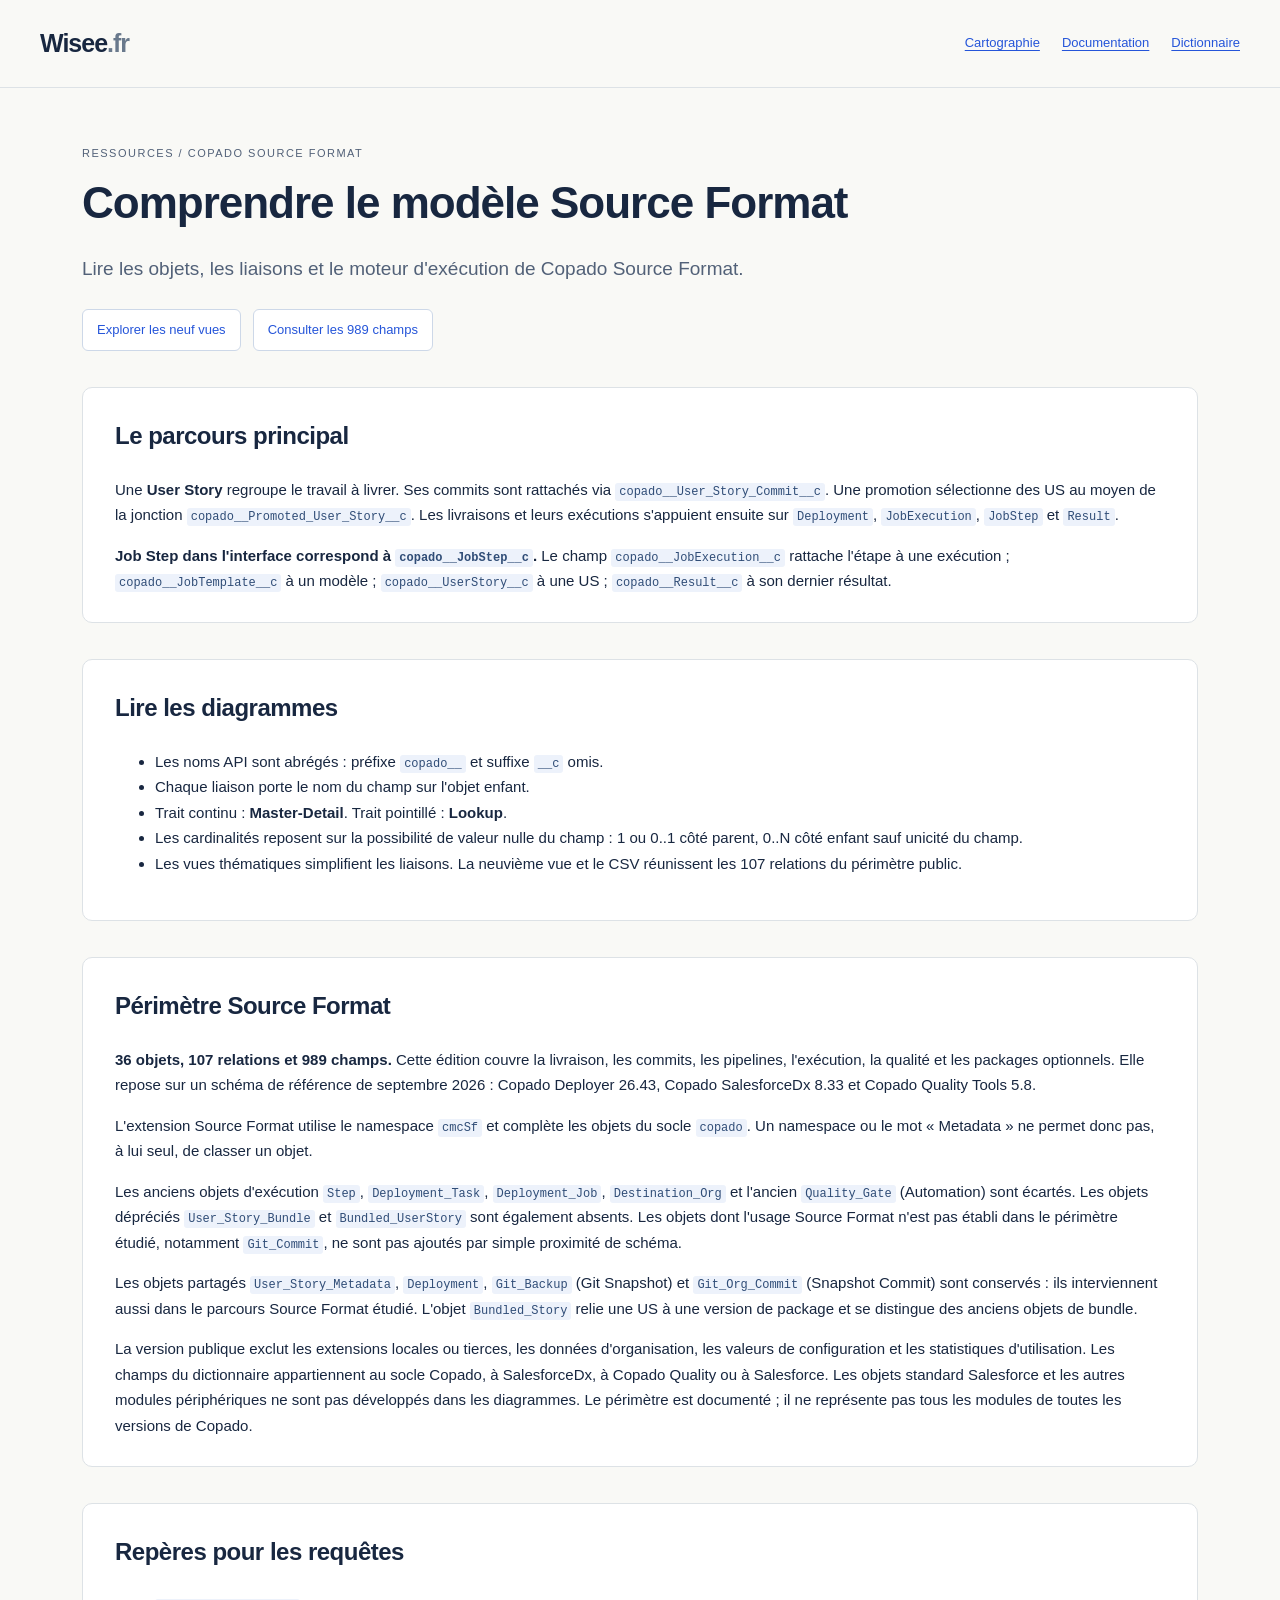
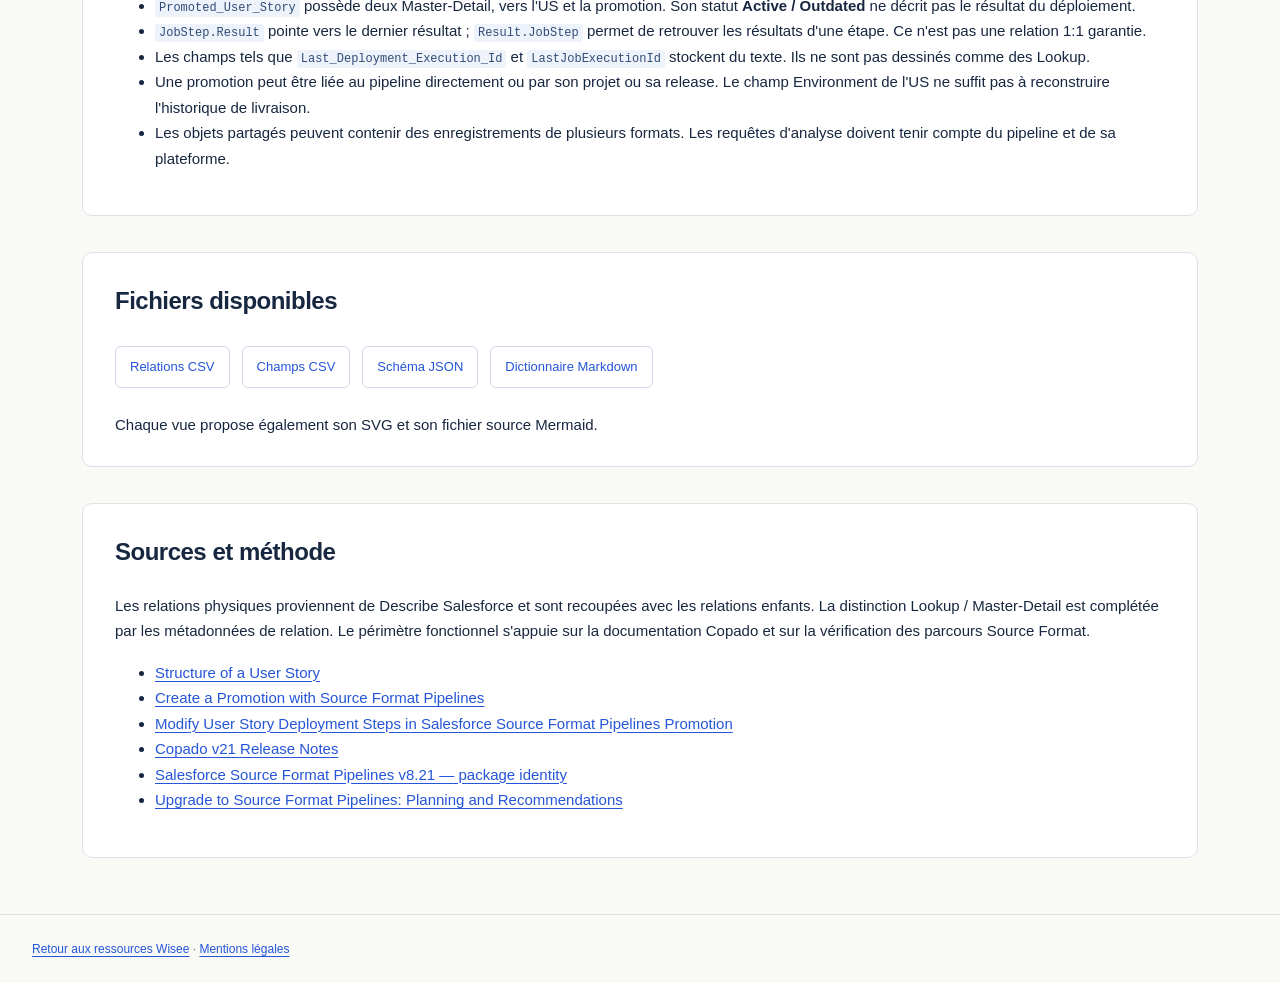
<file: resources/copado-source-format/guide.html>
<!doctype html>
<html lang="fr"><head><meta charset="utf-8"><meta name="viewport" content="width=device-width,initial-scale=1">
<title>Comprendre le modèle Source Format | Wisee.fr</title><meta name="description" content="Comprendre le modèle Source Format : objets, champs et relations du modèle Copado Source Format.">
<link rel="canonical" href="https://wisee.fr/resources/copado-source-format/guide.html"><link rel="stylesheet" href="documentation.css"></head>
<body><header><a class="brand" href="/">Wisee<span>.fr</span></a><nav aria-label="Documentation"><a href="./">Cartographie</a><a href="guide.html">Documentation</a><a href="dictionary.html">Dictionnaire</a></nav></header>
<main><p class="eyebrow">RESSOURCES / COPADO SOURCE FORMAT</p><h1>Comprendre le modèle Source Format</h1><p class="intro">Lire les objets, les liaisons et le moteur d'exécution de Copado Source Format.</p>
<div class="actions"><a href="./">Explorer les neuf vues</a><a href="dictionary.html">Consulter les 989 champs</a></div>
<section><h2>Le parcours principal</h2><p>Une <strong>User Story</strong> regroupe le travail à livrer. Ses commits sont rattachés via <code>copado__User_Story_Commit__c</code>. Une promotion sélectionne des US au moyen de la jonction <code>copado__Promoted_User_Story__c</code>. Les livraisons et leurs exécutions s'appuient ensuite sur <code>Deployment</code>, <code>JobExecution</code>, <code>JobStep</code> et <code>Result</code>.</p><p><strong>Job Step dans l'interface correspond à <code>copado__JobStep__c</code>.</strong> Le champ <code>copado__JobExecution__c</code> rattache l'étape à une exécution ; <code>copado__JobTemplate__c</code> à un modèle ; <code>copado__UserStory__c</code> à une US ; <code>copado__Result__c</code> à son dernier résultat.</p></section>
<section><h2>Lire les diagrammes</h2><ul><li>Les noms API sont abrégés : préfixe <code>copado__</code> et suffixe <code>__c</code> omis.</li><li>Chaque liaison porte le nom du champ sur l'objet enfant.</li><li>Trait continu : <strong>Master-Detail</strong>. Trait pointillé : <strong>Lookup</strong>.</li><li>Les cardinalités reposent sur la possibilité de valeur nulle du champ : 1 ou 0..1 côté parent, 0..N côté enfant sauf unicité du champ.</li><li>Les vues thématiques simplifient les liaisons. La neuvième vue et le CSV réunissent les 107 relations du périmètre public.</li></ul></section>
<section id="perimetre"><h2>Périmètre Source Format</h2><p><strong>36 objets, 107 relations et 989 champs.</strong> Cette édition couvre la livraison, les commits, les pipelines, l'exécution, la qualité et les packages optionnels. Elle repose sur un schéma de référence de septembre 2026 : Copado Deployer 26.43, Copado SalesforceDx 8.33 et Copado Quality Tools 5.8.</p><p>L'extension Source Format utilise le namespace <code>cmcSf</code> et complète les objets du socle <code>copado</code>. Un namespace ou le mot « Metadata » ne permet donc pas, à lui seul, de classer un objet.</p><p>Les anciens objets d'exécution <code>Step</code>, <code>Deployment_Task</code>, <code>Deployment_Job</code>, <code>Destination_Org</code> et l'ancien <code>Quality_Gate</code> (Automation) sont écartés. Les objets dépréciés <code>User_Story_Bundle</code> et <code>Bundled_UserStory</code> sont également absents. Les objets dont l'usage Source Format n'est pas établi dans le périmètre étudié, notamment <code>Git_Commit</code>, ne sont pas ajoutés par simple proximité de schéma.</p><p>Les objets partagés <code>User_Story_Metadata</code>, <code>Deployment</code>, <code>Git_Backup</code> (Git Snapshot) et <code>Git_Org_Commit</code> (Snapshot Commit) sont conservés : ils interviennent aussi dans le parcours Source Format étudié. L'objet <code>Bundled_Story</code> relie une US à une version de package et se distingue des anciens objets de bundle.</p><p>La version publique exclut les extensions locales ou tierces, les données d'organisation, les valeurs de configuration et les statistiques d'utilisation. Les champs du dictionnaire appartiennent au socle Copado, à SalesforceDx, à Copado Quality ou à Salesforce. Les objets standard Salesforce et les autres modules périphériques ne sont pas développés dans les diagrammes. Le périmètre est documenté ; il ne représente pas tous les modules de toutes les versions de Copado.</p></section>
<section><h2>Repères pour les requêtes</h2><ul><li><code>Promoted_User_Story</code> possède deux Master-Detail, vers l'US et la promotion. Son statut <strong>Active / Outdated</strong> ne décrit pas le résultat du déploiement.</li><li><code>JobStep.Result</code> pointe vers le dernier résultat ; <code>Result.JobStep</code> permet de retrouver les résultats d'une étape. Ce n'est pas une relation 1:1 garantie.</li><li>Les champs tels que <code>Last_Deployment_Execution_Id</code> et <code>LastJobExecutionId</code> stockent du texte. Ils ne sont pas dessinés comme des Lookup.</li><li>Une promotion peut être liée au pipeline directement ou par son projet ou sa release. Le champ Environment de l'US ne suffit pas à reconstruire l'historique de livraison.</li><li>Les objets partagés peuvent contenir des enregistrements de plusieurs formats. Les requêtes d'analyse doivent tenir compte du pipeline et de sa plateforme.</li></ul></section>
<section><h2>Fichiers disponibles</h2><div class="actions"><a href="relationships.csv" download>Relations CSV</a><a href="fields.csv" download>Champs CSV</a><a href="model.json" download>Schéma JSON</a><a href="dictionary.md" download>Dictionnaire Markdown</a></div><p>Chaque vue propose également son SVG et son fichier source Mermaid.</p></section>
<section><h2>Sources et méthode</h2><p>Les relations physiques proviennent de Describe Salesforce et sont recoupées avec les relations enfants. La distinction Lookup / Master-Detail est complétée par les métadonnées de relation. Le périmètre fonctionnel s'appuie sur la documentation Copado et sur la vérification des parcours Source Format.</p><ul><li><a href="https://docs.copado.com/articles/?_escaped_fragment_=source-format-pipelines-publication/structure-of-a-user-story">Structure of a User Story</a></li><li><a href="https://docs.copado.com/articles/?_escaped_fragment_=source-format-pipelines-publication/create-and-execute-a-promotion-with-source-format-pipelines">Create a Promotion with Source Format Pipelines</a></li><li><a href="https://docs.copado.com/articles/?_escaped_fragment_=copado-pipelines-publication/modify-user-story-deployment-steps-in-salesforce-source-format-pipelines-promotion">Modify User Story Deployment Steps in Salesforce Source Format Pipelines Promotion</a></li><li><a href="https://docs.copado.com/articles/?_escaped_fragment_=release-notes-publication/v21-release-notes">Copado v21 Release Notes</a></li><li><a href="https://docs.copado.com/articles/?_escaped_fragment_=release-notes-publication/salesforce-source-format-pipelines-v8-21-2026-05-14">Salesforce Source Format Pipelines v8.21 — package identity</a></li><li><a href="https://docs.copado.com/articles/?_escaped_fragment_=copado-pipelines-publication/upgrade-to-source-format-pipelines-planning-and-recommendations">Upgrade to Source Format Pipelines: Planning and Recommendations</a></li></ul></section></main>
<footer><a href="/#resources">Retour aux ressources Wisee</a> · <a href="/mentions-legales.html">Mentions légales</a></footer></body></html>
</file>
<file: css/site.css>
:root {
    --primary: #2563eb;
    --primary-dark: #1d4ed8;
    --secondary: #7c3aed;
    --accent: #06b6d4;
    --dark: #0f172a;
    --light: #f8fafc;
    --gray-100: #f1f5f9;
    --gray-200: #e2e8f0;
    --gray-300: #cbd5e1;
    --gray-400: #94a3b8;
    --gray-500: #64748b;
    --gray-800: #1e293b;

    --space-xs: 0.5rem;
    --space-sm: 1rem;
    --space-md: 1.5rem;
    --space-lg: 2.5rem;
    --space-xl: 4rem;

    --card-shadow:
        0 1px 1px rgba(0, 0, 0, 0.02),
        0 2px 4px rgba(0, 0, 0, 0.02),
        0 4px 8px rgba(0, 0, 0, 0.03),
        0 8px 16px rgba(0, 0, 0, 0.03);
    --card-shadow-hover:
        0 4px 8px rgba(0, 0, 0, 0.04),
        0 8px 16px rgba(0, 0, 0, 0.06),
        0 16px 32px rgba(0, 0, 0, 0.06),
        0 32px 64px rgba(0, 0, 0, 0.04);
}

/* ===================== DARK MODE VARIABLES ===================== */
[data-theme="dark"] {
    --dark: #e2e8f0;
    --light: #0f172a;
    --gray-100: #1e293b;
    --gray-200: #334155;
    --gray-300: #475569;
    --gray-400: #94a3b8;
    --gray-500: #cbd5e1;
    --gray-800: #e2e8f0;
    --card-shadow: 0 1px 3px rgba(0,0,0,0.3), 0 4px 12px rgba(0,0,0,0.2);
    --card-shadow-hover: 0 4px 12px rgba(0,0,0,0.4), 0 8px 24px rgba(0,0,0,0.3);
}

* {
    margin: 0;
    padding: 0;
    box-sizing: border-box;
}

html {
    scroll-behavior: smooth;
    scroll-padding-top: 80px;
}

body {
    font-family: 'Inter', -apple-system, BlinkMacSystemFont, 'Segoe UI', Roboto, sans-serif;
    line-height: 1.6;
    color: var(--dark);
    background-color: var(--light);
    overflow-x: hidden;
}

h1, h2, h3, h4, h5 {
    font-weight: 700;
    line-height: 1.2;
}

h1 {
    font-size: clamp(2.5rem, 5vw, 4.5rem);
    font-weight: 800;
    letter-spacing: -0.04em;
}

h2 {
    font-size: clamp(1.75rem, 3vw, 2.5rem);
    margin-bottom: var(--space-md);
    position: relative;
    display: inline-block;
    letter-spacing: -0.02em;
}

h2::after {
    content: '';
    position: absolute;
    bottom: -8px;
    left: 0;
    width: 60px;
    height: 4px;
    background: linear-gradient(to right, var(--primary), var(--secondary));
    border-radius: 2px;
}

h3 {
    font-size: clamp(1.25rem, 2vw, 1.5rem);
    margin-bottom: var(--space-sm);
    letter-spacing: -0.01em;
}

p {
    margin-bottom: var(--space-md);
    color: var(--gray-500);
}

strong {
    color: var(--dark);
    font-weight: 600;
}

.container {
    width: 90%;
    max-width: 1200px;
    margin: 0 auto;
    padding: 0 var(--space-sm);
}

section {
    padding: var(--space-xl) 0;
    position: relative;
}

section.alt {
    background-color: var(--gray-100);
}

.section-header {
    text-align: center;
    margin-bottom: var(--space-xl);
    position: relative;
}

.section-header h2::after {
    left: 50%;
    transform: translateX(-50%);
}

.section-header p {
    max-width: 600px;
    margin: var(--space-sm) auto 0;
    color: var(--gray-500);
}

/* ===================== NAVIGATION ===================== */
.navbar {
    position: fixed;
    top: 0;
    left: 0;
    width: 100%;
    z-index: 1000;
    transition: all 0.4s cubic-bezier(0.16, 1, 0.3, 1);
    backdrop-filter: blur(20px);
    -webkit-backdrop-filter: blur(20px);
    background: rgba(248, 250, 252, 0.85);
    border-bottom: 1px solid transparent;
}

.navbar.scrolled {
    box-shadow: 0 1px 20px rgba(0, 0, 0, 0.06);
    border-bottom: 1px solid var(--gray-200);
}

.nav-container {
    display: flex;
    justify-content: space-between;
    align-items: center;
    padding: var(--space-sm) 0;
}

.logo {
    font-size: 1.5rem;
    font-weight: 800;
    color: var(--primary);
    text-decoration: none;
    display: flex;
    align-items: center;
    gap: var(--space-xs);
    position: relative;
    z-index: 1001;
}

.logo span {
    background: linear-gradient(135deg, var(--primary), var(--secondary));
    -webkit-background-clip: text;
    background-clip: text;
    color: transparent;
}

.nav-links {
    display: flex;
    align-items: center;
    gap: var(--space-md);
}

.nav-links a {
    color: var(--gray-500);
    text-decoration: none;
    font-weight: 500;
    transition: color 0.3s;
    position: relative;
    font-size: 0.95rem;
}

.nav-links a:hover {
    color: var(--primary);
}

.nav-links a::after {
    content: '';
    position: absolute;
    width: 0;
    height: 2px;
    bottom: -4px;
    left: 0;
    background: linear-gradient(to right, var(--primary), var(--secondary));
    transition: width 0.3s ease;
    border-radius: 2px;
}

.nav-links a:hover::after {
    width: 100%;
}

.mobile-menu-btn {
    display: none;
    background: none;
    border: none;
    color: var(--dark);
    font-size: 1.5rem;
    cursor: pointer;
    z-index: 1001;
}

/* ===================== NAV OVERLAY (mobile) ===================== */
.nav-overlay {
    position: fixed;
    inset: 0;
    z-index: 999;
    background: rgba(0, 0, 0, 0.5);
    backdrop-filter: blur(4px);
    -webkit-backdrop-filter: blur(4px);
    opacity: 0;
    visibility: hidden;
    pointer-events: none;
    transition: all 0.3s ease;
}

.nav-overlay.active {
    opacity: 1;
    visibility: visible;
    pointer-events: auto;
}

/* ===================== LANG TOGGLE ===================== */
.lang-toggle {
    display: flex;
    align-items: center;
    background: var(--gray-100);
    border: 1px solid var(--gray-200);
    border-radius: 8px;
    overflow: hidden;
    cursor: pointer;
    padding: 0;
    z-index: 1001;
    flex-shrink: 0;
}

.lang-toggle button {
    background: none;
    border: none;
    padding: 0.4rem 0.6rem;
    font-size: 0.8rem;
    font-weight: 600;
    font-family: inherit;
    cursor: pointer;
    color: var(--gray-500);
    transition: all 0.3s ease;
}

.lang-toggle button.active {
    background: linear-gradient(135deg, var(--primary), var(--secondary));
    color: white;
}

.lang-toggle button:hover:not(.active) {
    color: var(--dark);
}

/* ===================== BOUTONS ===================== */
.btn {
    display: inline-block;
    padding: 0.85rem 1.75rem;
    border-radius: 12px;
    font-weight: 600;
    text-decoration: none;
    text-align: center;
    cursor: pointer;
    transition: all 0.3s cubic-bezier(0.16, 1, 0.3, 1);
    border: none;
    font-size: 0.95rem;
    font-family: inherit;
}

.btn-primary {
    background: linear-gradient(135deg, var(--primary), var(--secondary));
    color: white;
    box-shadow: 0 4px 20px rgba(37, 99, 235, 0.3);
}

.btn-primary:hover {
    transform: translateY(-3px);
    box-shadow: 0 8px 30px rgba(37, 99, 235, 0.4);
}

.btn-outline {
    background: transparent;
    color: var(--primary);
    border: 2px solid rgba(37, 99, 235, 0.3);
}

.btn-outline:hover {
    background: var(--primary);
    color: white;
    border-color: var(--primary);
    box-shadow: 0 4px 20px rgba(37, 99, 235, 0.25);
}

/* ===================== HERO ===================== */
.hero {
    padding: calc(var(--space-xl) * 2.5) 0 var(--space-xl);
    display: flex;
    align-items: center;
    min-height: 100vh;
    position: relative;
    overflow: hidden;
    background: var(--dark);
}

.hero::before {
    content: '';
    position: absolute;
    width: 100%;
    height: 100%;
    top: 0;
    left: 0;
    background:
        radial-gradient(ellipse 80% 50% at 50% -20%, rgba(37, 99, 235, 0.3), transparent),
        radial-gradient(ellipse 60% 40% at 80% 50%, rgba(124, 58, 237, 0.2), transparent),
        radial-gradient(ellipse 50% 60% at 10% 80%, rgba(6, 182, 212, 0.15), transparent);
    animation: heroGlow 8s ease-in-out infinite alternate;
}

@keyframes heroGlow {
    0% { opacity: 0.8; transform: scale(1); }
    100% { opacity: 1; transform: scale(1.05); }
}

/* Grille de points en arriere-plan */
.hero::after {
    content: '';
    position: absolute;
    width: 100%;
    height: 100%;
    top: 0;
    left: 0;
    background-image: radial-gradient(rgba(255, 255, 255, 0.08) 1px, transparent 1px);
    background-size: 30px 30px;
    z-index: 0;
}

.hero-content {
    max-width: 750px;
    z-index: 1;
    position: relative;
}

.hero-badge {
    display: inline-flex;
    align-items: center;
    gap: 0.5rem;
    padding: 0.5rem 1rem;
    background: rgba(255, 255, 255, 0.08);
    border: 1px solid rgba(255, 255, 255, 0.12);
    border-radius: 100px;
    color: var(--accent);
    font-size: 0.85rem;
    font-weight: 500;
    margin-bottom: var(--space-md);
    backdrop-filter: blur(10px);
}

.hero-badge .dot {
    width: 8px;
    height: 8px;
    background: #22c55e;
    border-radius: 50%;
    animation: pulse 2s ease-in-out infinite;
}

@keyframes pulse {
    0%, 100% { opacity: 1; }
    50% { opacity: 0.4; }
}

.hero h1 {
    background: linear-gradient(135deg, #fff 0%, rgba(255,255,255,0.7) 100%);
    -webkit-background-clip: text;
    background-clip: text;
    color: transparent;
    margin-bottom: var(--space-sm);
}

.hero-subtitle {
    font-size: clamp(1.1rem, 2vw, 1.35rem);
    color: var(--gray-400);
    margin-bottom: var(--space-lg);
    font-weight: 400;
    line-height: 1.7;
}

.hero-subtitle .highlight {
    color: var(--accent);
    font-weight: 500;
}

.hero-cta {
    display: flex;
    gap: var(--space-sm);
    flex-wrap: wrap;
}

.hero .btn-outline {
    color: rgba(255, 255, 255, 0.8);
    border-color: rgba(255, 255, 255, 0.2);
}

.hero .btn-outline:hover {
    background: rgba(255, 255, 255, 0.1);
    border-color: rgba(255, 255, 255, 0.4);
    color: white;
    box-shadow: none;
}

.hero-scroll {
    position: absolute;
    bottom: var(--space-lg);
    left: 50%;
    transform: translateX(-50%);
    font-size: 1.5rem;
    color: rgba(255, 255, 255, 0.3);
    animation: bounce 2s infinite;
    cursor: pointer;
    text-decoration: none;
}

@keyframes bounce {
    0%, 20%, 50%, 80%, 100% { transform: translateY(0) translateX(-50%); }
    40% { transform: translateY(-15px) translateX(-50%); }
    60% { transform: translateY(-8px) translateX(-50%); }
}

/* ===================== STATS BAR ===================== */
.stats-bar {
    background: white;
    border-bottom: 1px solid var(--gray-200);
    padding: var(--space-lg) 0;
}

.stats-grid {
    display: grid;
    grid-template-columns: repeat(4, 1fr);
    gap: var(--space-md);
    text-align: center;
}

.stat-item {
    padding: var(--space-sm);
}

.stat-number {
    font-size: clamp(2rem, 3vw, 2.75rem);
    font-weight: 800;
    background: linear-gradient(135deg, var(--primary), var(--secondary));
    -webkit-background-clip: text;
    background-clip: text;
    color: transparent;
    line-height: 1;
    margin-bottom: 0.5rem;
}

.stat-label {
    color: var(--gray-500);
    font-size: 0.9rem;
    font-weight: 500;
}

/* ===================== A PROPOS ===================== */
.about-grid {
    display: grid;
    grid-template-columns: 1fr 1fr;
    gap: var(--space-xl);
    align-items: center;
}

.about-text p {
    font-size: 1.05rem;
    line-height: 1.8;
}

.about-highlights {
    display: grid;
    grid-template-columns: 1fr 1fr;
    gap: var(--space-sm);
}

.about-highlight-item {
    background: white;
    padding: var(--space-md);
    border-radius: 16px;
    border: 1px solid var(--gray-200);
    transition: all 0.3s ease;
}

.about-highlight-item:hover {
    transform: translateY(-4px);
    box-shadow: var(--card-shadow-hover);
    border-color: var(--gray-300);
}

.about-highlight-item i {
    font-size: 1.5rem;
    margin-bottom: 0.75rem;
    display: block;
    background: linear-gradient(135deg, var(--primary), var(--secondary));
    -webkit-background-clip: text;
    background-clip: text;
    color: transparent;
}

.about-highlight-item h4 {
    font-size: 0.95rem;
    margin-bottom: 0.25rem;
    color: var(--dark);
}

.about-highlight-item p {
    font-size: 0.85rem;
    margin: 0;
    color: var(--gray-500);
}

/* ===================== EXPERTISE ===================== */
.expertise-grid {
    display: grid;
    grid-template-columns: repeat(auto-fill, minmax(280px, 1fr));
    gap: var(--space-md);
}

.expertise-card {
    background: white;
    border-radius: 16px;
    padding: var(--space-lg);
    transition: all 0.4s cubic-bezier(0.16, 1, 0.3, 1);
    position: relative;
    z-index: 1;
    overflow: hidden;
    box-shadow: var(--card-shadow);
    border: 1px solid var(--gray-200);
    height: 100%;
    display: flex;
    flex-direction: column;
}

.expertise-card:hover {
    transform: translateY(-8px);
    box-shadow: var(--card-shadow-hover);
    border-color: var(--primary);
}

.expertise-card::before {
    content: '';
    position: absolute;
    top: 0;
    left: 0;
    width: 100%;
    height: 4px;
    background: linear-gradient(90deg, var(--primary), var(--secondary));
    opacity: 0;
    transition: opacity 0.3s ease;
}

.expertise-card:hover::before {
    opacity: 1;
}

.expertise-card .icon {
    width: 56px;
    height: 56px;
    display: flex;
    align-items: center;
    justify-content: center;
    font-size: 1.4rem;
    margin-bottom: var(--space-md);
    color: var(--primary);
    background: linear-gradient(135deg, rgba(37, 99, 235, 0.08), rgba(124, 58, 237, 0.08));
    border-radius: 14px;
    transition: all 0.4s cubic-bezier(0.16, 1, 0.3, 1);
}

.expertise-card:hover .icon {
    background: linear-gradient(135deg, var(--primary), var(--secondary));
    color: white;
    transform: scale(1.1) rotate(3deg);
}

.expertise-card h3 {
    margin-bottom: var(--space-xs);
    transition: all 0.3s ease;
}

.expertise-card p {
    color: var(--gray-500);
    margin-bottom: 0;
    flex-grow: 1;
    font-size: 0.92rem;
    line-height: 1.7;
}

/* ===================== PROJETS ===================== */
.projects-grid {
    display: grid;
    grid-template-columns: repeat(auto-fill, minmax(340px, 1fr));
    gap: var(--space-lg);
}

.project-card {
    position: relative;
    border-radius: 20px;
    overflow: hidden;
    background: white;
    box-shadow: var(--card-shadow);
    transition: all 0.4s cubic-bezier(0.16, 1, 0.3, 1);
    height: 100%;
    border: 1px solid var(--gray-200);
    display: flex;
    flex-direction: column;
}

.project-card:hover {
    transform: translateY(-8px);
    box-shadow: var(--card-shadow-hover);
}

.project-img {
    width: 100%;
    height: 220px;
    display: flex;
    align-items: center;
    justify-content: center;
    font-size: 3rem;
    color: white;
    position: relative;
    overflow: hidden;
}

.project-img.gradient-1 {
    background: linear-gradient(135deg, #1e3a5f, #2563eb, #7c3aed);
}

.project-img.gradient-2 {
    background: linear-gradient(135deg, #f97316, #ef4444, #ec4899);
}

.project-img.gradient-3 {
    background: linear-gradient(135deg, #059669, #06b6d4, #2563eb);
}

.project-img-pattern {
    position: absolute;
    width: 100%;
    height: 100%;
    top: 0;
    left: 0;
    background-image: radial-gradient(rgba(255,255,255,0.1) 1px, transparent 1px);
    background-size: 20px 20px;
}

.project-img i {
    position: relative;
    z-index: 1;
    opacity: 0.9;
}

.project-content {
    padding: var(--space-md);
    background: white;
    display: flex;
    flex-direction: column;
    flex-grow: 1;
}

.project-title {
    margin-bottom: var(--space-xs);
}

.project-desc {
    color: var(--gray-500);
    margin-bottom: var(--space-sm);
    font-size: 0.92rem;
    line-height: 1.6;
}

.project-cta {
    display: inline-flex;
    align-items: center;
    gap: 0.5rem;
    margin-top: auto;
    padding-top: var(--space-md);
    color: var(--primary);
    font-weight: 600;
    font-size: 0.9rem;
    text-decoration: none;
    transition: all 0.3s ease;
}
.project-cta:hover {
    color: var(--secondary);
    gap: 0.75rem;
}
.project-cta i {
    transition: transform 0.3s ease;
}
.project-cta:hover i {
    transform: translateX(4px);
}

.project-tags {
    display: flex;
    flex-wrap: wrap;
    gap: var(--space-xs);
    margin-top: var(--space-sm);
}

.tag {
    background-color: var(--gray-100);
    color: var(--gray-800);
    font-size: 0.75rem;
    padding: 0.3rem 0.75rem;
    border-radius: 8px;
    font-weight: 500;
}

.tag.primary {
    background: rgba(37, 99, 235, 0.08);
    color: var(--primary);
}

.tag.secondary {
    background: rgba(124, 58, 237, 0.08);
    color: var(--secondary);
}

.tag.accent {
    background: rgba(6, 182, 212, 0.08);
    color: var(--accent);
}

/* ===================== EXPERIENCE ===================== */
.timeline {
    position: relative;
    max-width: 900px;
    margin: 0 auto;
    padding: var(--space-md) 0;
}

.timeline::before {
    content: '';
    position: absolute;
    top: 0;
    left: 50%;
    transform: translateX(-50%);
    width: 2px;
    height: 100%;
    background: linear-gradient(to bottom, var(--primary), var(--secondary), var(--accent));
}

.timeline-item {
    position: relative;
    margin-bottom: var(--space-lg);
    width: 50%;
}

.timeline-item:nth-child(odd) {
    left: 0;
    padding-right: var(--space-lg);
}

.timeline-item:nth-child(even) {
    left: 50%;
    padding-left: var(--space-lg);
}

.timeline-dot {
    position: absolute;
    width: 16px;
    height: 16px;
    background: linear-gradient(135deg, var(--primary), var(--secondary));
    border: 3px solid white;
    border-radius: 50%;
    top: 12px;
    z-index: 2;
    transition: all 0.3s ease;
    box-shadow: 0 0 0 4px rgba(37, 99, 235, 0.15);
}

.timeline-item:hover .timeline-dot {
    transform: scale(1.4);
    box-shadow: 0 0 0 6px rgba(37, 99, 235, 0.2);
}

.timeline-item:nth-child(odd) .timeline-dot {
    right: -8px;
}

.timeline-item:nth-child(even) .timeline-dot {
    left: -8px;
}

.timeline-content {
    background: white;
    border-radius: 16px;
    padding: var(--space-md);
    position: relative;
    box-shadow: var(--card-shadow);
    transition: all 0.4s cubic-bezier(0.16, 1, 0.3, 1);
    border: 1px solid var(--gray-200);
}

.timeline-item:hover .timeline-content {
    transform: translateY(-4px);
    box-shadow: var(--card-shadow-hover);
    border-color: var(--primary);
}

.timeline-date {
    color: var(--primary);
    font-weight: 600;
    margin-bottom: var(--space-xs);
    font-size: 0.85rem;
    letter-spacing: 0.02em;
}

.timeline-title {
    margin-bottom: var(--space-xs);
}

.timeline-desc {
    color: var(--gray-500);
    font-size: 0.92rem;
    margin: 0;
    line-height: 1.7;
}

/* ===================== CONTACT ===================== */
.contact-container {
    display: grid;
    grid-template-columns: 1fr 1.2fr;
    gap: var(--space-xl);
    align-items: start;
}

.contact-info {
    display: flex;
    flex-direction: column;
    gap: var(--space-md);
}

.contact-intro {
    font-size: 1.05rem;
    line-height: 1.8;
    color: var(--gray-500);
    margin-bottom: var(--space-sm);
}

.contact-item {
    display: flex;
    align-items: center;
    gap: var(--space-sm);
    padding: var(--space-sm);
    border-radius: 12px;
    transition: all 0.3s ease;
}

.contact-item:hover {
    background: var(--gray-100);
}

.contact-icon {
    width: 48px;
    height: 48px;
    border-radius: 14px;
    background: linear-gradient(135deg, var(--primary), var(--secondary));
    display: flex;
    align-items: center;
    justify-content: center;
    color: white;
    font-size: 1.1rem;
    flex-shrink: 0;
}

.contact-text {
    color: var(--gray-500);
    font-size: 0.95rem;
}

.contact-text strong {
    display: block;
    color: var(--dark);
    margin-bottom: 0.15rem;
    font-size: 0.9rem;
}

.social-links {
    display: flex;
    gap: var(--space-sm);
    margin-top: var(--space-sm);
}

.social-link {
    width: 44px;
    height: 44px;
    border-radius: 12px;
    background: var(--gray-100);
    display: flex;
    align-items: center;
    justify-content: center;
    color: var(--gray-500);
    font-size: 1.2rem;
    transition: all 0.3s cubic-bezier(0.16, 1, 0.3, 1);
    text-decoration: none;
}

.social-link:hover {
    background: linear-gradient(135deg, var(--primary), var(--secondary));
    color: white;
    transform: translateY(-4px);
    box-shadow: 0 4px 15px rgba(37, 99, 235, 0.3);
}

.contact-form {
    background: white;
    border-radius: 20px;
    padding: var(--space-lg);
    box-shadow: var(--card-shadow);
    border: 1px solid var(--gray-200);
}

.form-group {
    margin-bottom: var(--space-md);
    position: relative;
}

.form-label {
    display: block;
    margin-bottom: var(--space-xs);
    color: var(--gray-800);
    font-weight: 500;
    font-size: 0.9rem;
}

.form-control {
    width: 100%;
    padding: 0.85rem 2.2rem 0.85rem 1rem;
    border: 1.5px solid var(--gray-200);
    border-radius: 12px;
    font-size: 0.95rem;
    color: var(--dark);
    background: var(--gray-100);
    transition: all 0.3s ease;
    font-family: inherit;
}

.form-control:focus {
    outline: none;
    border-color: var(--primary);
    background: white;
    box-shadow: 0 0 0 4px rgba(37, 99, 235, 0.08);
}

textarea.form-control {
    min-height: 130px;
    resize: vertical;
}

.contact-form .btn-primary {
    width: 100%;
    padding: 1rem;
    font-size: 1rem;
    position: relative;
}

/* ===================== FOOTER ===================== */
footer {
    background: var(--dark);
    color: white;
    padding: var(--space-xl) 0 var(--space-lg);
}

.footer-content {
    max-width: 600px;
    margin: 0 auto;
    text-align: center;
}

.footer-logo {
    font-size: 1.5rem;
    font-weight: 800;
    background: linear-gradient(135deg, #fff, rgba(255,255,255,0.7));
    -webkit-background-clip: text;
    background-clip: text;
    color: transparent;
    margin-bottom: var(--space-sm);
    display: inline-block;
}

.footer-content > p {
    color: var(--gray-400);
    margin-bottom: var(--space-md);
}

.footer-links {
    display: flex;
    justify-content: center;
    gap: var(--space-md);
    margin: var(--space-md) 0;
}

.footer-link {
    color: var(--gray-400);
    text-decoration: none;
    transition: color 0.3s;
    font-size: 0.9rem;
}

.footer-link:hover {
    color: white;
}

.footer-social {
    display: flex;
    justify-content: center;
    gap: var(--space-sm);
    margin-bottom: var(--space-md);
}

.footer-social a {
    color: var(--gray-400);
    font-size: 1.25rem;
    transition: all 0.3s;
}

.footer-social a:hover {
    color: var(--accent);
}

.copyright {
    color: var(--gray-500);
    font-size: 0.85rem;
}

.footer-divider {
    width: 60px;
    height: 2px;
    background: linear-gradient(to right, var(--primary), var(--secondary));
    margin: var(--space-md) auto;
    border-radius: 2px;
}

/* ===================== LOGOS CLIENTS ===================== */
.clients-section {
    padding: var(--space-xl) 0;
    background: white;
    border-top: 1px solid var(--gray-200);
    border-bottom: 1px solid var(--gray-200);
}

.clients-section .section-header {
    margin-bottom: var(--space-lg);
}

.clients-logos {
    display: flex;
    flex-wrap: wrap;
    justify-content: center;
    align-items: center;
    gap: var(--space-lg) var(--space-xl);
}

.client-logo {
    height: 36px;
    width: auto;
    filter: grayscale(100%) opacity(0.5);
    transition: all 0.4s ease;
}

.client-logo:hover {
    filter: grayscale(0%) opacity(1);
    transform: scale(1.1);
}

.client-logo.logo-sm {
    height: 28px;
}

.client-logo.logo-lg {
    height: 44px;
}

/* ===================== CERTIFICATIONS BADGES ===================== */
.cert-badges {
    display: flex;
    gap: var(--space-md);
    margin-top: var(--space-md);
    flex-wrap: wrap;
}

.cert-badge {
    display: flex;
    align-items: center;
    gap: 0.75rem;
    padding: 0.75rem 1.25rem;
    background: white;
    border: 1px solid var(--gray-200);
    border-radius: 12px;
    transition: all 0.3s ease;
}

.cert-badge:hover {
    border-color: var(--primary);
    box-shadow: var(--card-shadow);
}

.cert-badge img {
    height: 28px;
    width: auto;
}

.cert-badge span {
    font-size: 0.85rem;
    font-weight: 600;
    color: var(--dark);
}

/* ===================== TOOLS LOGOS ===================== */
.tools-bar {
    display: flex;
    flex-wrap: wrap;
    gap: var(--space-sm);
    margin-top: var(--space-md);
    align-items: center;
}

.tool-logo {
    height: 24px;
    width: auto;
    filter: grayscale(100%) opacity(0.6);
    transition: all 0.3s ease;
}

.tool-logo:hover {
    filter: grayscale(0%) opacity(1);
}

@media (max-width: 768px) {
    .clients-logos {
        gap: var(--space-md) var(--space-lg);
    }

    .client-logo {
        height: 28px;
    }

    .client-logo.logo-lg {
        height: 34px;
    }

    .cert-badges {
        flex-direction: column;
    }
}

/* ===================== PAGE LOADER ===================== */
.page-loader {
    position: fixed;
    top: 0;
    left: 0;
    width: 100%;
    height: 100%;
    z-index: 9999;
    background: linear-gradient(135deg, var(--dark) 0%, #1a1a3e 40%, var(--primary-dark) 100%);
    display: flex;
    align-items: center;
    justify-content: center;
    transition: opacity 0.6s cubic-bezier(0.16, 1, 0.3, 1), visibility 0.6s cubic-bezier(0.16, 1, 0.3, 1);
}

.page-loader.loaded {
    opacity: 0;
    visibility: hidden;
}

.loader-content {
    display: flex;
    flex-direction: column;
    align-items: center;
    gap: 2rem;
}

.loader-logo {
    font-family: 'Inter', sans-serif;
    font-size: 2.5rem;
    font-weight: 800;
    letter-spacing: -0.04em;
    background: linear-gradient(135deg, #fff 0%, var(--accent) 50%, var(--secondary) 100%);
    -webkit-background-clip: text;
    -webkit-text-fill-color: transparent;
    background-clip: text;
    animation: loaderPulse 2s ease-in-out infinite;
}

@keyframes loaderPulse {
    0%, 100% { opacity: 0.8; transform: scale(1); }
    50% { opacity: 1; transform: scale(1.05); }
}

.loader-spinner {
    width: 40px;
    height: 40px;
    border: 3px solid rgba(255, 255, 255, 0.15);
    border-top-color: var(--accent);
    border-right-color: var(--secondary);
    border-radius: 50%;
    animation: loaderSpin 0.8s linear infinite;
}

@keyframes loaderSpin {
    to { transform: rotate(360deg); }
}

/* Section reveal on page load */
.section-reveal {
    opacity: 0;
    transform: translateY(20px);
    transition: opacity 0.8s cubic-bezier(0.16, 1, 0.3, 1), transform 0.8s cubic-bezier(0.16, 1, 0.3, 1);
}

.section-reveal.revealed {
    opacity: 1;
    transform: translateY(0);
}

/* ===================== THEME TOGGLE BUTTON ===================== */
.theme-toggle {
    display: flex;
    align-items: center;
    justify-content: center;
    width: 38px;
    height: 38px;
    background: var(--gray-100);
    border: 1px solid var(--gray-200);
    border-radius: 10px;
    cursor: pointer;
    color: var(--gray-500);
    font-size: 1.05rem;
    transition: all 0.3s ease;
    flex-shrink: 0;
    z-index: 1001;
}

.theme-toggle:hover {
    color: var(--primary);
    border-color: var(--primary);
    background: rgba(37, 99, 235, 0.08);
}

.theme-toggle i {
    transition: transform 0.4s cubic-bezier(0.16, 1, 0.3, 1);
}

.theme-toggle:hover i {
    transform: rotate(20deg) scale(1.1);
}

/* ===================== DARK MODE OVERRIDES ===================== */
body,
.navbar,
.expertise-card,
.project-card,
.project-content,
.timeline-content,
.contact-form,
.form-control,
.about-highlight-item,
.cert-badge,
.stats-bar,
.clients-section,
section,
section.alt,
.contact-item,
.social-link,
.tag,
footer {
    transition: background-color 0.3s ease, color 0.3s ease, border-color 0.3s ease;
}

/* Body */
[data-theme="dark"] body {
    background-color: #0f172a;
    color: #e2e8f0;
}

/* Hero */
[data-theme="dark"] .hero {
    background: #0f172a;
}

/* Navbar */
[data-theme="dark"] .navbar {
    background: rgba(15, 23, 42, 0.85);
}

[data-theme="dark"] .navbar.scrolled {
    box-shadow: 0 1px 20px rgba(0, 0, 0, 0.3);
    border-bottom: 1px solid #334155;
}

[data-theme="dark"] .mobile-menu-btn {
    color: #e2e8f0;
}

/* Nav links mobile panel */
@media (max-width: 768px) {
    [data-theme="dark"] .nav-links {
        background: #0f172a;
        box-shadow: -5px 0 30px rgba(0, 0, 0, 0.4);
    }
}

/* Lang toggle dark */
[data-theme="dark"] .lang-toggle {
    background: #1e293b;
    border-color: #334155;
}

[data-theme="dark"] .lang-toggle button {
    color: #94a3b8;
}

[data-theme="dark"] .lang-toggle button:hover:not(.active) {
    color: #e2e8f0;
}

/* Theme toggle dark */
[data-theme="dark"] .theme-toggle {
    background: #1e293b;
    border-color: #334155;
    color: #fbbf24;
}

[data-theme="dark"] .theme-toggle:hover {
    border-color: #fbbf24;
    background: rgba(251, 191, 36, 0.1);
}

/* Stats bar */
[data-theme="dark"] .stats-bar {
    background: #111827;
    border-bottom-color: #1e293b;
}

/* Clients section */
[data-theme="dark"] .clients-section {
    background: #111827;
    border-top-color: #1e293b;
    border-bottom-color: #1e293b;
}

[data-theme="dark"] .client-logo {
    filter: grayscale(100%) opacity(0.4) brightness(2);
}

[data-theme="dark"] .client-logo:hover {
    filter: grayscale(0%) opacity(1) brightness(1.1);
}

/* About highlights */
[data-theme="dark"] .about-highlight-item {
    background: #1e293b;
    border-color: #334155;
}

[data-theme="dark"] .about-highlight-item:hover {
    border-color: #475569;
}

[data-theme="dark"] .about-highlight-item h4 {
    color: #e2e8f0;
}

/* Cert badges */
[data-theme="dark"] .cert-badge {
    background: #1e293b;
    border-color: #334155;
}

[data-theme="dark"] .cert-badge:hover {
    border-color: var(--primary);
}

[data-theme="dark"] .cert-badge span {
    color: #e2e8f0;
}

[data-theme="dark"] .cert-badge img {
    filter: brightness(1.2);
}

/* Section alt (expertise, experience) */
[data-theme="dark"] section.alt {
    background-color: #111827;
}

/* Expertise cards */
[data-theme="dark"] .expertise-card {
    background: #1e293b;
    border-color: #334155;
}

[data-theme="dark"] .expertise-card:hover {
    border-color: var(--primary);
}

[data-theme="dark"] .expertise-card .icon {
    background: linear-gradient(135deg, rgba(37, 99, 235, 0.15), rgba(124, 58, 237, 0.15));
}

/* Project cards */
[data-theme="dark"] .project-card {
    background: #1e293b;
    border-color: #334155;
}

[data-theme="dark"] .project-content {
    background: #1e293b;
}

/* Tags */
[data-theme="dark"] .tag {
    background-color: #334155;
    color: #cbd5e1;
}

[data-theme="dark"] .tag.primary {
    background: rgba(37, 99, 235, 0.15);
    color: #60a5fa;
}

[data-theme="dark"] .tag.secondary {
    background: rgba(124, 58, 237, 0.15);
    color: #a78bfa;
}

[data-theme="dark"] .tag.accent {
    background: rgba(6, 182, 212, 0.15);
    color: #22d3ee;
}

/* Timeline */
[data-theme="dark"] .timeline-content {
    background: #1e293b;
    border-color: #334155;
}

[data-theme="dark"] .timeline-item:hover .timeline-content {
    border-color: var(--primary);
}

[data-theme="dark"] .timeline-dot {
    border-color: #1e293b;
}

/* Contact */
[data-theme="dark"] .contact-item:hover {
    background: #1e293b;
}

[data-theme="dark"] .contact-text strong {
    color: #e2e8f0;
}

[data-theme="dark"] .social-link {
    background: #1e293b;
    color: #94a3b8;
}

[data-theme="dark"] .social-link:hover {
    background: linear-gradient(135deg, var(--primary), var(--secondary));
    color: white;
}

/* Contact form */
[data-theme="dark"] .contact-form {
    background: #1e293b;
    border-color: #334155;
}

[data-theme="dark"] .form-control {
    background: #0f172a;
    border-color: #334155;
    color: #e2e8f0;
}

[data-theme="dark"] .form-control:focus {
    background: #111827;
    border-color: var(--primary);
    box-shadow: 0 0 0 4px rgba(37, 99, 235, 0.15);
}

[data-theme="dark"] .form-control::placeholder {
    color: #64748b;
}

[data-theme="dark"] .form-label {
    color: #cbd5e1;
}

/* Footer */
[data-theme="dark"] footer {
    background: #020617;
}

/* Strong text */
[data-theme="dark"] strong {
    color: #e2e8f0;
}

/* Tool logos */
[data-theme="dark"] .tool-logo {
    filter: grayscale(100%) opacity(0.5) brightness(2);
}

[data-theme="dark"] .tool-logo:hover {
    filter: grayscale(0%) opacity(1) brightness(1.1);
}

/* Buttons in dark mode */
[data-theme="dark"] .btn-outline {
    border-color: rgba(37, 99, 235, 0.4);
}

/* Form messages */
[data-theme="dark"] #form-message div {
    opacity: 0.9;
}

/* ===================== ANIMATIONS ===================== */
.fade-in {
    opacity: 0;
    transform: translateY(25px);
    transition: all 0.7s cubic-bezier(0.16, 1, 0.3, 1);
}

.fade-in.active {
    opacity: 1;
    transform: translateY(0);
}

/* ===================== RESPONSIVE ===================== */
@media (max-width: 1024px) {
    .timeline::before {
        left: 40px;
    }

    .timeline-item {
        width: 100%;
        padding-left: 80px;
        padding-right: 0;
    }

    .timeline-item:nth-child(even) {
        left: 0;
    }

    .timeline-dot {
        left: 32px !important;
        right: auto !important;
    }

    .contact-container {
        grid-template-columns: 1fr;
    }

    .about-grid {
        grid-template-columns: 1fr;
        gap: var(--space-lg);
    }
}

@media (max-width: 768px) {
    section {
        padding: var(--space-lg) 0;
    }

    .hero {
        padding-top: calc(var(--space-xl) * 2);
    }

    .hero-content {
        text-align: center;
        margin: 0 auto;
    }

    .hero-badge {
        margin: 0 auto var(--space-md);
    }

    .hero-cta {
        justify-content: center;
    }

    .mobile-menu-btn {
        display: block;
    }

    .nav-links {
        position: fixed;
        top: 0;
        right: -100%;
        width: 80%;
        max-width: 400px;
        height: 100vh;
        background: white;
        flex-direction: column;
        padding: 120px var(--space-lg) var(--space-lg);
        transition: all 0.4s cubic-bezier(0.16, 1, 0.3, 1);
        box-shadow: -5px 0 30px rgba(0, 0, 0, 0.1);
        gap: var(--space-lg);
        align-items: flex-start;
    }

    .nav-links.active {
        right: 0;
    }

    .nav-links a {
        font-size: 1.2rem;
    }

    .stats-grid {
        grid-template-columns: repeat(2, 1fr);
        gap: var(--space-sm);
    }

    .about-highlights {
        grid-template-columns: 1fr;
    }

    .lang-toggle {
        position: absolute;
        top: var(--space-sm);
        right: 100px;
    }

    .theme-toggle {
        position: absolute;
        top: var(--space-sm);
        right: 60px;
    }
}

@media (max-width: 480px) {
    .hero-cta {
        flex-direction: column;
        width: 100%;
    }

    .btn {
        width: 100%;
    }

    .timeline-content {
        padding: var(--space-sm);
    }

    .expertise-grid, .projects-grid {
        grid-template-columns: 1fr;
    }

    .stats-grid {
        grid-template-columns: repeat(2, 1fr);
    }
}

/* ===================== BACK TO TOP ===================== */
.back-to-top {
    position: fixed;
    bottom: 2rem;
    right: 2rem;
    width: 50px;
    height: 50px;
    border-radius: 50%;
    background: linear-gradient(135deg, var(--primary), var(--secondary));
    color: #fff;
    border: none;
    cursor: pointer;
    display: flex;
    align-items: center;
    justify-content: center;
    font-size: 1.1rem;
    z-index: 999;
    opacity: 0;
    visibility: hidden;
    transform: translateY(20px);
    transition: all 0.3s cubic-bezier(0.16, 1, 0.3, 1);
    box-shadow:
        0 4px 12px rgba(37, 99, 235, 0.3),
        0 2px 4px rgba(0, 0, 0, 0.1);
}

.back-to-top.visible {
    opacity: 1;
    visibility: visible;
    transform: translateY(0);
}

.back-to-top:hover {
    transform: translateY(-3px);
    box-shadow:
        0 8px 20px rgba(37, 99, 235, 0.4),
        0 4px 8px rgba(0, 0, 0, 0.15);
}

@media (max-width: 768px) {
    .back-to-top {
        width: 44px;
        height: 44px;
        bottom: 1.5rem;
        right: 1.5rem;
        font-size: 1rem;
    }
}

/* ===================== FORM VALIDATION ===================== */
.form-group.valid .form-control {
    border-color: #22c55e;
    background: #f0fdf4;
}

.form-group.valid .form-control:focus {
    box-shadow: 0 0 0 4px rgba(34, 197, 94, 0.1);
}

.form-group.error .form-control {
    border-color: #ef4444;
    background: #fef2f2;
}

.form-group.error .form-control:focus {
    box-shadow: 0 0 0 4px rgba(239, 68, 68, 0.1);
}

.form-group .field-icon {
    position: absolute;
    right: 12px;
    top: 38px;
    font-size: 0.9rem;
    opacity: 0;
    transform: scale(0.5);
    transition: all 0.3s cubic-bezier(0.16, 1, 0.3, 1);
}

.form-group.valid .field-icon {
    opacity: 1;
    transform: scale(1);
    color: #22c55e;
}

.form-group.error .field-icon {
    opacity: 1;
    transform: scale(1);
    color: #ef4444;
}

.form-group.valid .field-icon::before {
    content: '\2713';
}

.form-group.error .field-icon::before {
    content: '\2717';
}

.field-error {
    display: block;
    color: #ef4444;
    font-size: 0.8rem;
    font-weight: 500;
    margin-top: 6px;
    padding-left: 4px;
    max-height: 0;
    overflow: hidden;
    opacity: 0;
    transition: all 0.3s ease;
}

.form-group.error .field-error {
    max-height: 40px;
    opacity: 1;
}

.char-counter {
    display: block;
    text-align: right;
    font-size: 0.8rem;
    font-weight: 500;
    margin-top: 6px;
    color: var(--gray-400);
    transition: color 0.3s ease;
}

.char-counter.warning {
    color: #f59e0b;
}

.char-counter.danger {
    color: #ef4444;
    font-weight: 600;
}

.btn-primary.loading {
    pointer-events: none;
    opacity: 0.85;
    position: relative;
}

.btn-primary .btn-text {
    transition: opacity 0.3s ease;
}

.btn-primary.loading .btn-text {
    opacity: 0;
}

.btn-primary .btn-loader {
    position: absolute;
    top: 50%;
    left: 50%;
    transform: translate(-50%, -50%);
    display: flex;
    align-items: center;
    gap: 8px;
    opacity: 0;
    transition: opacity 0.3s ease;
}

.btn-primary.loading .btn-loader {
    opacity: 1;
}

.spinner {
    width: 18px;
    height: 18px;
    border: 2.5px solid rgba(255, 255, 255, 0.3);
    border-top-color: white;
    border-radius: 50%;
    animation: spin 0.7s linear infinite;
}

@keyframes spin {
    to { transform: rotate(360deg); }
}

.form-success-message {
    text-align: center;
    padding: var(--space-lg);
    animation: formSuccessIn 0.5s cubic-bezier(0.16, 1, 0.3, 1);
}

@keyframes formSuccessIn {
    from {
        opacity: 0;
        transform: scale(0.9) translateY(10px);
    }
    to {
        opacity: 1;
        transform: scale(1) translateY(0);
    }
}

.form-success-message .success-icon {
    width: 64px;
    height: 64px;
    border-radius: 50%;
    background: linear-gradient(135deg, #22c55e, #16a34a);
    display: flex;
    align-items: center;
    justify-content: center;
    margin: 0 auto var(--space-md);
    font-size: 1.75rem;
    color: white;
    box-shadow: 0 8px 24px rgba(34, 197, 94, 0.3);
}

.form-success-message h3 {
    color: var(--dark);
    margin-bottom: var(--space-xs);
}

.form-success-message p {
    color: var(--gray-500);
    margin-bottom: var(--space-md);
}

.form-success-message .btn-outline {
    display: inline-block;
    padding: 0.65rem 1.25rem;
    font-size: 0.9rem;
}

.form-error-banner {
    padding: 14px 18px;
    background: #fef2f2;
    border: 1px solid #fecaca;
    color: #991b1b;
    border-radius: 12px;
    font-weight: 500;
    font-size: 0.9rem;
    margin-bottom: var(--space-md);
    display: flex;
    align-items: center;
    gap: 10px;
    animation: formSuccessIn 0.4s ease;
}

.form-error-banner i {
    font-size: 1.1rem;
    flex-shrink: 0;
}
</file>
<file: css/design.css>
/* Wisee design system. Shared surfaces for the portfolio and future resource modules. */
:root {
    --primary: #2555d9;
    --primary-dark: #163da9;
    --secondary: #2555d9;
    --accent: #197363;
    --dark: #182740;
    --light: #f9f9f6;
    --gray-100: #f0f2f3;
    --gray-200: #dde2e6;
    --gray-300: #c3ccd4;
    --gray-400: #69798c;
    --gray-500: #526178;
    --gray-800: #26384f;
    --surface: #fff;
    --surface-soft: #f0f4fa;
    --border: #dde2e6;
    --ink: #182740;
    --muted: #526178;
    --blue-tint: #eaf0ff;
    --card-shadow: 0 4px 24px #18274005;
    --card-shadow-hover: 0 12px 30px #1827400b;
}
[data-theme="dark"] {
    --primary: #92b0ff;
    --primary-dark: #7699f3;
    --secondary: #92b0ff;
    --accent: #80c9b7;
    --dark: #e7edf7;
    --light: #101824;
    --gray-100: #182334;
    --gray-200: #2d3b4e;
    --gray-300: #41516a;
    --gray-400: #9caec6;
    --gray-500: #b1bfd2;
    --gray-800: #d7e1ed;
    --surface: #182334;
    --surface-soft: #1d2b40;
    --border: #2d3b4e;
    --ink: #e7edf7;
    --muted: #b1bfd2;
    --blue-tint: #233552;
}
html { scroll-padding-top: 100px; }
body { background: var(--light); color: var(--ink); font-size: 15px; -webkit-font-smoothing: antialiased; }
.container { width: min(1240px, calc(100% - 112px)); max-width: none; padding: 0; }
section { padding: 96px 0; }
p { color: var(--muted); }
a, button { -webkit-tap-highlight-color: transparent; }
button { font: inherit; }
:focus-visible { outline: 3px solid var(--primary); outline-offset: 5px; }
[hidden] { display: none !important; }
.skip-link { position: fixed; z-index: 2000; left: 20px; top: -100px; background: var(--surface); color: var(--ink); padding: 12px 20px; border: 2px solid var(--primary); }
.skip-link:focus { top: 12px; }
.eyebrow { display: flex; align-items: center; gap: 10px; font-size: 10px; letter-spacing: .16em; font-weight: 700; color: var(--muted); line-height: 1.5; }
.small-line { display: inline-block; height: 2px; width: 24px; background: var(--primary); }
.navbar, [data-theme="dark"] .navbar { background: var(--light); border-bottom: 1px solid var(--border); backdrop-filter: none; }
.navbar.scrolled { box-shadow: 0 4px 20px #00000004; }
.nav-container { min-height: 84px; padding: 16px 0; }
.logo { gap: 10px; font-size: 25px; letter-spacing: -.06em; }
.logo span { background: none; color: var(--ink); }
.logo .brand-mark { background: var(--primary); color: var(--light); height: 33px; width: 33px; border-radius: 9px; display: grid; place-items: center; font-size: 25px; letter-spacing: -.09em; padding-right: 3px; padding-bottom: 3px; }
.logo .brand-suffix { color: var(--muted); font-size: 22px; font-weight: 400; }
.nav-links { gap: 27px; }
.nav-links a { font-size: 12px; font-weight: 550; }
.nav-links a.active { color: var(--primary); }
.nav-links a.active::after { width: 100%; }
.nav-links .nav-contact { border: 1px solid var(--border); border-radius: 7px; padding: 8px 16px; color: var(--ink); }
.nav-links .nav-contact::after { display: none; }
.nav-links .nav-resource { color: var(--primary); }
.nav-dot { display: inline-block; width: 5px; height: 5px; border-radius: 100%; background: var(--primary); margin-left: 4px; vertical-align: middle; }
.lang-toggle, [data-theme="dark"] .lang-toggle { border-radius: 5px; background: var(--surface-soft); border: 1px solid var(--border); padding: 2px; }
.lang-toggle button { border-radius: 3px; font-size: 10px; padding: 5px 7px; }
.lang-toggle button.active { background: var(--surface); color: var(--ink); box-shadow: 0 1px 3px #0001; }
.theme-toggle, [data-theme="dark"] .theme-toggle { width: 32px; height: 32px; font-size: 13px; color: var(--muted); border: 0; background: transparent; }
.hero, [data-theme="dark"] .hero { min-height: 0; padding: 160px 0 80px; background: var(--light); overflow: visible; }
.hero::before, .hero::after { display: none; }
.hero-grid { display: grid; grid-template-columns: 1.25fr 1fr; gap: 84px; align-items: center; }
.hero-content { max-width: 650px; }
.hero .eyebrow { margin-bottom: 27px; }
.hero h1 { background: none; color: var(--ink); font-size: clamp(48px,5.35vw,76px); line-height: 1.09; font-weight: 550; letter-spacing: -.065em; margin-bottom: 25px; }
.hero h1 em { font-family: Georgia, 'Times New Roman', serif; font-weight: 400; letter-spacing: -.05em; color: var(--primary); }
.hero-intro { font-weight: 600; font-size: 16px; line-height: 1.7; color: var(--ink); max-width: 420px; margin-bottom: 12px; }
.hero-subtitle { font-size: 14px; line-height: 1.85; max-width: 430px; margin-bottom: 29px; }
.hero-cta { gap: 12px; }
.btn { display: inline-flex; justify-content: center; align-items: center; gap: 18px; border-radius: 7px; padding: 13px 19px; font-size: 12px; font-weight: 600; min-height: 46px; box-shadow: none; }
.btn-primary { background: var(--primary); border: 1px solid var(--primary); color: var(--light); box-shadow: none; }
.btn-primary:hover { background: var(--primary-dark); box-shadow: none; transform: translateY(-2px); }
.btn::before { display: none; }
.hero .btn-outline, .btn-outline, [data-theme="dark"] .btn-outline { color: var(--ink); background: transparent; border: 1px solid var(--border); }
.hero .btn-outline:hover, .btn-outline:hover { color: var(--primary); border-color: var(--primary); background: var(--blue-tint); box-shadow: none; }
.hero-meta { display: flex; align-items: center; flex-wrap: wrap; gap: 8px; font-size: 10px; color: var(--muted); margin-top: 27px; }
.availability-dot { width: 6px; height: 6px; background: #ba761e; border-radius: 50%; }
.meta-separator { color: var(--gray-300); margin: 0 5px; }
.feature-preview { background: var(--surface); border: 1px solid var(--border); border-radius: 14px; padding: 26px 30px 0; position: relative; box-shadow: 0 18px 50px #152c5508; transform: rotate(1deg); }
.preview-topline { display: flex; justify-content: space-between; align-items: center; gap: 8px; margin-bottom: 23px; }
.feature-preview .eyebrow { margin: 0; color: var(--primary); font-size: 9px; }
.status-label { display: inline-flex; align-items: center; width: fit-content; font-size: 9px; font-weight: 600; padding: 4px 8px; border: 1px solid var(--border); border-radius: 5px; color: var(--muted); background: var(--surface); }
.feature-preview h2 { font-size: 29px; font-weight: 600; line-height: 1.16; letter-spacing: -.04em; margin-bottom: 10px; }
h2::after { display: none; }
.feature-preview h2 span { color: var(--muted); font-weight: 400; }
.feature-preview > p { font-size: 11px; margin-bottom: 17px; }
.mini-model { background-image: radial-gradient(var(--gray-300) .7px, transparent .7px); background-size: 13px 13px; padding: 13px 28px; border-radius: 8px; }
.model-node { display: flex; align-items: center; gap: 10px; background: var(--surface); border: 1px solid var(--border); border-radius: 7px; padding: 10px 12px; box-shadow: 0 3px 9px #152c5505; }
.model-node small { display: block; color: var(--muted); font-size: 7px; letter-spacing: .1em; margin-bottom: 2px; }
.model-node b { display: block; font-size: 11px; font-weight: 600; }
.node-icon { background: var(--surface-soft); color: var(--primary); display: grid; place-items: center; width: 29px; height: 29px; border-radius: 5px; font-size: 16px; }
.node-story { border-color: var(--primary); }
.node-story .node-icon { background: var(--blue-tint); }
.node-port { margin-left: auto; border: 2px solid var(--gray-300); width: 6px; height: 6px; border-radius: 50%; }
.model-connector { height: 25px; width: 1px; background: var(--gray-300); margin-left: 39px; position: relative; }
.model-connector span { position: absolute; left: 10px; top: 6px; white-space: nowrap; font: 7px monospace; color: var(--muted); background: var(--surface); }
.preview-link { border-top: 1px solid var(--border); display: flex; align-items: center; justify-content: space-between; padding: 16px 0; margin-top: 12px; color: var(--ink); font-size: 11px; font-weight: 600; text-decoration: none; }
.preview-link:hover { color: var(--primary); }
.stats-bar, [data-theme="dark"] .stats-bar { background: var(--light); padding: 0 0 34px; border-bottom: 1px solid var(--border); }
.stats-grid { text-align: left; gap: 0; }
.stat-item { padding: 4px 28px; border-left: 1px solid var(--border); }
.stat-item:first-child { padding-left: 0; border: 0; }
.stat-number { font-size: 30px; color: var(--ink); background: none; font-weight: 500; letter-spacing: -.04em; margin-bottom: 7px; }
.stat-label { font-size: 10px; }
.clients-section, [data-theme="dark"] .clients-section { padding: 30px 0; background: var(--light); border-bottom: 1px solid var(--border); }
.clients-section > .container { display: flex; align-items: center; gap: 40px; }
.clients-section .section-header { margin: 0; width: 100px; flex: 0 0 100px; text-align: left; }
.clients-section h2 { font-size: 10px; font-weight: 500; line-height: 1.7; color: var(--muted); letter-spacing: 0; margin: 0; }
.clients-logos { flex: 1; gap: 24px; justify-content: space-between; }
.client-logo { max-width: 90px; max-height: 24px; opacity: .7; }
.client-logo.logo-sm { max-width: 65px; }
.section-header { text-align: left; margin-bottom: 38px; }
.section-header h2 { font-size: 35px; font-weight: 500; letter-spacing: -.04em; }
.section-header p { margin: 8px 0 0; font-size: 14px; }
section.alt { background: var(--surface-soft); }
.resource-heading { display: flex; justify-content: space-between; gap: 40px; align-items: flex-end; margin-bottom: 36px; }
.resource-heading .eyebrow { color: var(--primary); margin-bottom: 17px; }
.resource-heading h2 { display: block; font-size: clamp(30px,3.2vw,43px); font-weight: 500; letter-spacing: -.045em; margin: 0; }
.resource-heading > p { max-width: 365px; font-size: 13px; line-height: 1.8; margin: 0; }
.resource-workspace { display: grid; grid-template-columns: 290px 1fr; background: var(--surface); border: 1px solid var(--border); border-radius: 12px; overflow: hidden; }
.resource-sidebar { padding: 30px; background: var(--surface-soft); border-right: 1px solid var(--border); }
.resource-icon { display: grid; place-items: center; width: 36px; height: 36px; border-radius: 8px; color: var(--primary); background: var(--blue-tint); font-size: 23px; margin-bottom: 20px; }
.resource-sidebar h3 { font-weight: 500; font-size: 25px; letter-spacing: -.04em; line-height: 1.2; margin: 13px 0; }
.resource-sidebar > p { font-size: 11px; line-height: 1.8; margin-bottom: 20px; }
.resource-stats { display: flex; gap: 24px; border-top: 1px solid var(--border); padding-top: 18px; }
.resource-stats dt { font-size: 23px; font-weight: 500; color: var(--ink); line-height: 1.3; }
.resource-stats dd { font-size: 9px; color: var(--muted); }
.resource-sidebar > .resource-footnote { margin: 18px 0 0; font-size: 9px; }
.resource-main { min-width: 0; display: flex; flex-direction: column; }
.workspace-topline { padding: 22px 26px; border-bottom: 1px solid var(--border); display: flex; justify-content: space-between; align-items: center; gap: 10px; }
.workspace-topline .eyebrow { font-size: 9px; }
.workspace-version { font-family: monospace; font-size: 8px; color: var(--muted); }
.model-tabs { display: flex; gap: 5px; padding: 18px 26px 0; }
.model-tabs button { background: transparent; border: 1px solid transparent; padding: 8px 13px; color: var(--muted); font-size: 11px; border-radius: 5px; cursor: pointer; white-space: nowrap; }
.model-tabs button[aria-selected="true"] { background: var(--blue-tint); color: var(--primary); border-color: var(--border); }
.model-tabs button:hover { color: var(--primary); }
.model-panel { padding: 15px 26px 22px; flex: 1; }
.relationship-preview { display: flex; align-items: center; min-height: 160px; background-image: radial-gradient(var(--gray-300) .7px, transparent .7px); background-size: 14px 14px; padding: 22px 5px; }
.relationship-node { position: relative; flex: 1; align-self: center; background: var(--surface); border: 1px solid var(--border); border-radius: 7px; min-width: 0; padding: 14px 10px; box-shadow: 0 4px 10px #152c5505; }
.relationship-node:nth-of-type(2) { border-color: var(--primary); }
.entity-symbol { color: var(--primary); font-size: 17px; display: block; margin-bottom: 6px; line-height: 1; }
.relationship-node small { display: block; color: var(--muted); font-size: 7px; letter-spacing: .09em; margin-bottom: 5px; }
.relationship-node strong { display: block; color: var(--ink); font-size: 11px; line-height: 1.5; font-weight: 600; }
.relationship-line { height: 1px; background: var(--primary); width: 28px; flex-shrink: 0; position: relative; }
.relationship-line::before, .relationship-line::after { content: ''; width: 5px; height: 5px; border: 1px solid var(--primary); border-radius: 50%; background: var(--surface); position: absolute; top: -2px; }
.relationship-line::before { left: -3px; }.relationship-line::after { right: -3px; }
.model-note { margin: 12px 0 0; font-size: 11px; line-height: 1.85; max-width: 540px; }
.workspace-footer { display: flex; gap: 7px; align-items: center; border-top: 1px solid var(--border); padding: 14px 26px; font-size: 9px; color: var(--muted); }
.legend-dot { width: 5px; height: 5px; background: var(--primary); border-radius: 50%; }
.resource-features { display: grid; grid-template-columns: repeat(3,1fr); gap: 32px; padding-top: 30px; }
.resource-features > div { display: flex; gap: 14px; }
.feature-number { padding-top: 3px; font: 10px monospace; color: var(--primary); }
.resource-features h3 { font-size: 12px; font-weight: 600; margin-bottom: 7px; letter-spacing: 0; }
.resource-features p { font-size: 11px; line-height: 1.7; margin: 0; }
#about { border-top: 1px solid var(--border); }
.about-grid { align-items: start; gap: 60px; }
.about-text p { font-size: 14px; line-height: 1.85; }
.text-link { font-size: 12px; display: inline-flex; gap: 16px; color: var(--primary); font-weight: 600; text-decoration: none; margin: 4px 0 22px; }
.text-link:hover { text-decoration: underline; }
.about-highlight-item, .expertise-card, .project-card, .timeline-content, .contact-form, [data-theme="dark"] .about-highlight-item, [data-theme="dark"] .expertise-card, [data-theme="dark"] .project-card, [data-theme="dark"] .timeline-content, [data-theme="dark"] .contact-form { background: var(--surface); border-color: var(--border); border-radius: 10px; box-shadow: none; }
.about-highlight-item { padding: 23px; }
.about-highlight-item p { font-size: 11px; }
.about-highlight-item i { color: var(--primary); background: none; font-size: 18px; }
.cert-badge { border-radius: 6px; box-shadow: none; background: var(--surface); font-size: 10px; }
.expertise-grid { grid-template-columns: repeat(4,1fr); gap: 18px; }
.expertise-card { padding: 25px; text-align: left; }
.expertise-card::before { display: none; }
.expertise-card .icon { margin: 0 0 24px; border-radius: 7px; width: 40px; height: 40px; font-size: 18px; color: var(--primary); background: var(--blue-tint); box-shadow: none; }
.expertise-card h3 { font-size: 17px; font-weight: 550; line-height: 1.35; margin-bottom: 14px; }
.expertise-card p { font-size: 12px; line-height: 1.8; }
.projects-grid { grid-template-columns: repeat(3,1fr); gap: 22px; }
.project-img { height: 118px; border-bottom: 1px solid var(--border); background: var(--surface-soft); }
.project-img-pattern { display: none; }
.project-img i { color: var(--primary); font-size: 32px; opacity: .7; }
.project-content, [data-theme="dark"] .project-content { padding: 25px; background: var(--surface); }
.project-title { font-size: 20px; font-weight: 550; }
.project-desc { font-size: 12px; line-height: 1.8; }
.tag, .tag.primary, .tag.secondary, .tag.accent { color: var(--muted); background: var(--surface-soft); border-radius: 4px; font-size: 9px; padding: 4px 7px; }
.project-cta { font-size: 11px; }
.timeline { max-width: 950px; margin: 0; }
.timeline::before { background: var(--border); }
.timeline-content h3 { font-size: 17px; }
.timeline-content p { font-size: 12px; }
.timeline-date { color: var(--primary); background: none; font-size: 11px; }
.contact-form { border: 1px solid var(--border); }
.form-control, [data-theme="dark"] .form-control { background: var(--light); border-color: var(--border); border-radius: 6px; color: var(--ink); }
footer, [data-theme="dark"] footer { background: #132137; padding: 55px 0 30px; }
footer .footer-logo { background: none; color: #fff; font-size: 25px; }
footer p, footer .copyright, footer .footer-link { color: #b9c6da; }
footer .footer-link:hover { color: #fff; }
.footer-content { text-align: left; }.footer-links { justify-content: flex-start; }.footer-social { justify-content: flex-start; }
.fade-in, .section-reveal { opacity: 1; transform: none; }
.back-to-top { border-radius: 7px; background: var(--primary); color: var(--light); width: 38px; height: 38px; font-size: 12px; box-shadow: none; }
@media (max-width: 1100px) {
    .container { width: calc(100% - 72px); }
    .hero-grid { gap: 42px; }
    .nav-links { gap: 18px; }
    .hero h1 { font-size: 58px; }
    .feature-preview { padding: 22px 22px 0; }
    .resource-workspace { grid-template-columns: 250px 1fr; }
    .clients-logos { flex-wrap: wrap; justify-content: center; gap: 20px; }
    .expertise-grid { grid-template-columns: repeat(2,1fr); }
}
@media (max-width: 900px) {
    .mobile-menu-btn { display: block; }
    .nav-links, [data-theme="dark"] .nav-links { position: fixed; top: 0; right: -100%; width: min(380px, 88vw); height: 100dvh; background: var(--surface); display: flex; flex-direction: column; align-items: flex-start; gap: 26px; padding: 95px 32px 32px; box-shadow: -5px 0 30px #0001; visibility: hidden; transition: right .25s, visibility .25s; z-index: 1000; overflow-y: auto; }
    .nav-links.active { right: 0; visibility: visible; }
    .nav-links a { font-size: 17px; }
    .nav-links .lang-toggle, .nav-links .theme-toggle { position: static; }
    .nav-overlay { z-index: 999; }
    .mobile-menu-btn { position: relative; z-index: 1001; }
    .hero { padding-top: 132px; }
    .hero-grid { gap: 30px; grid-template-columns: 1.1fr 1fr; }
    .hero h1 { font-size: 47px; }
    .hero-intro { font-size: 14px; }
    .hero-subtitle { font-size: 12px; }
    .hero-cta { flex-direction: column; align-items: flex-start; }
    .hero-cta .btn { width: auto; }
    .feature-preview { transform: none; }
    .feature-preview h2 { font-size: 26px; }
    .preview-topline { flex-wrap: wrap; }
    .mini-model { padding: 12px 0; }
    .resource-heading > p { max-width: 290px; }
    .resource-workspace { grid-template-columns: 210px 1fr; }
    .resource-sidebar { padding: 22px; }
    .resource-stats { gap: 17px; }
    .model-tabs { padding-inline: 18px; gap: 0; flex-wrap: wrap; }
    .model-tabs button { padding-inline: 9px; font-size: 10px; }
    .model-panel { padding-inline: 18px; }
    .relationship-node { padding: 12px 8px; }
    .relationship-node strong { font-size: 10px; overflow-wrap: anywhere; }
    .relationship-line { width: 15px; }
    .resource-features { gap: 20px; }
    .projects-grid { grid-template-columns: repeat(2,1fr); }
}
@media (max-width: 650px) {
    .container { width: calc(100% - 40px); }
    section { padding: 62px 0; }
    .nav-container { min-height: 72px; }
    .hero, [data-theme="dark"] .hero { padding: 116px 0 40px; }
    .hero-grid { grid-template-columns: 1fr; gap: 34px; }
    .hero-content { text-align: left; margin: 0; }
    .hero .eyebrow { font-size: 9px; margin-bottom: 23px; }
    .hero h1 { font-size: clamp(44px,10.8vw,65px); }
    .hero-intro { font-size: 15px; }
    .hero-subtitle { font-size: 13px; }
    .hero-cta { flex-direction: row; justify-content: flex-start; gap: 10px; }
    .hero-cta .btn { font-size: 11px; gap: 12px; padding: 12px 14px; }
    .hero-meta { font-size: 9px; margin-top: 21px; }
    .feature-preview { padding: 23px 24px 0; }
    .preview-topline { flex-wrap: nowrap; }
    .feature-preview h2 br { display: none; }
    .feature-preview h2 { font-size: 25px; }
    .feature-preview h2 span { display: block; }
    .mini-model { padding: 10px 24px; }
    .stats-bar { padding-bottom: 28px; }
    .stats-grid { gap: 22px 0; grid-template-columns: 1fr 1fr; }
    .stat-item { padding: 0 18px; }
    .stat-item:nth-child(3) { padding-left: 0; border: 0; }
    .stat-number { font-size: 28px; }
    .stat-label { font-size: 10px; }
    .clients-section > .container { display: block; }
    .clients-section .section-header { width: auto; text-align: center; margin-bottom: 22px; }
    .clients-section h2 { font-size: 11px; }
    .clients-logos { gap: 22px 24px; }
    .client-logo { max-width: 68px; max-height: 19px; }
    .resource-heading { display: block; }
    .resource-heading h2 { font-size: 34px; }
    .resource-heading > p { max-width: none; margin-top: 20px; }
    .resource-workspace { grid-template-columns: 1fr; }
    .resource-sidebar { border-right: 0; border-bottom: 1px solid var(--border); }
    .resource-icon { display: inline-grid; vertical-align: middle; margin: 0 10px 0 0; width: 30px; height: 30px; font-size: 20px; }
    .resource-sidebar h3 { font-size: 24px; }
    .resource-sidebar h3 br { display: none; }
    .resource-sidebar h3 br::after { content: ' '; }
    .resource-sidebar > p { max-width: 360px; }
    .resource-stats { gap: 35px; }
    .resource-sidebar > .resource-footnote { font-size: 10px; }
    .workspace-topline { padding: 19px 18px; }
    .workspace-version { font-size: 7px; }
    .model-tabs { gap: 4px; }
    .model-tabs button { font-size: 11px; padding: 8px; }
    .model-panel { padding-bottom: 24px; }
    .relationship-preview { min-height: 170px; padding-inline: 0; }
    .relationship-node { min-height: 107px; }
    .relationship-node strong { font-size: 10px; }
    .relationship-line { width: 13px; }
    .workspace-footer { padding-inline: 18px; font-size: 8px; }
    .resource-features { grid-template-columns: 1fr; gap: 22px; }
    .resource-features h3 { font-size: 14px; }
    .resource-features p { font-size: 12px; }
    .section-header h2 { font-size: 31px; }
    .section-header p { font-size: 13px; }
    .about-grid { gap: 26px; }
    .about-highlights { grid-template-columns: 1fr 1fr; }
    .about-highlight-item { padding: 17px; }
    .about-highlight-item h4 { font-size: 12px; }
    .about-highlight-item p { font-size: 10px; }
    .expertise-grid, .projects-grid { grid-template-columns: 1fr; }
    .expertise-card { padding: 26px; }
    .expertise-card p, .project-desc { font-size: 13px; }
    .timeline::before { left: 6px; }
    .timeline-item:nth-child(odd), .timeline-item:nth-child(even) { width: 100%; left: 0; padding: 0 0 0 30px; }
    .timeline-item .timeline-dot { left: -2px !important; }
    .timeline-content { padding: 20px; }
    .contact-form { padding: 23px; }
    .footer-links { gap: 18px; }
}
@media (prefers-reduced-motion: reduce) {
    *, *::before, *::after { animation: none !important; transition: none !important; scroll-behavior: auto !important; }
}
/* Keep secondary navigation within narrow screens as resources are added. */
.footer-links { flex-wrap: wrap; }
.project-img.gradient-1, .project-img.gradient-2, .project-img.gradient-3 { background: #f0f3f7; }
.project-client-mark { max-width: 150px; max-height: 43px; width: auto; height: auto; }

/* Accès au module Copado publié. */
.resource-open { margin-top: 22px; width: 100%; font-size: 11px; gap: 10px; }
.resource-features h3 a { color: inherit; text-decoration: underline; text-decoration-color: var(--border); text-underline-offset: 4px; }
.resource-features h3 a:hover { color: var(--primary); }
</file>
<file: resources/copado-source-format/documentation.css>
:root{font-family:Arial,sans-serif;color:#182740;background:#f9f9f6;line-height:1.7}*{box-sizing:border-box}body{margin:0}a{color:#2555d9;text-underline-offset:3px}header{padding:22px 40px;display:flex;justify-content:space-between;gap:20px;align-items:center;border-bottom:1px solid #dde2e6}.brand{font-size:25px;font-weight:bold;color:#182740;letter-spacing:-1px;text-decoration:none}.brand span{color:#69798c}nav{display:flex;gap:22px;flex-wrap:wrap;font-size:13px}main{max-width:1180px;margin:56px auto;padding:0 32px}.eyebrow{font-size:11px;letter-spacing:1.5px;color:#526178}h1{font-size:clamp(30px,4vw,44px);line-height:1.15;letter-spacing:-1px;font-weight:600;margin:16px 0 24px}h2{font-size:24px;letter-spacing:-.5px;margin-top:0}.intro{font-size:19px;color:#526178;max-width:800px}p,li{font-size:15px}section{margin:36px 0;padding:28px 32px;background:white;border:1px solid #dde2e6;border-radius:10px;scroll-margin-top:20px}section p:last-child{margin-bottom:0}code{font-size:12px;overflow-wrap:anywhere;color:#304d77;background:#edf2fb;padding:2px 4px;border-radius:3px}.actions{display:flex;gap:12px;flex-wrap:wrap;margin:24px 0}.actions a{font-size:13px;padding:9px 14px;border:1px solid #cdd8e8;border-radius:6px;background:#fff;text-decoration:none}.actions a:hover{background:#eaf0ff}label{display:block;font-size:13px;font-weight:bold;margin-top:28px}input{width:100%;font:inherit;font-size:15px;padding:13px 15px;border:1px solid #b7c7db;border-radius:7px;background:white;margin:8px 0}#matches{font-size:12px;color:#526178}details{margin:10px 0;border:1px solid #dde2e6;border-radius:8px;background:white;scroll-margin-top:16px}summary{padding:18px 22px;cursor:pointer;display:flex;justify-content:space-between;gap:20px;align-items:center}summary:before{content:'+';color:#2555d9}details[open]>summary:before{content:'−'}summary span{flex:1}summary code{display:block;width:fit-content;margin-top:5px;font-size:11px}summary small{color:#69798c;white-space:nowrap}.object-body{padding:0 22px 22px}.scroll{overflow:auto}table{border-collapse:collapse;text-align:left;width:100%;font-size:12px}th{background:#f0f4fa;color:#526178;font-size:10px;text-transform:uppercase;letter-spacing:.6px}th,td{padding:11px 12px;border-bottom:1px solid #e4e9ef;vertical-align:top}td:first-child{font-family:monospace;min-width:270px}td:nth-child(2){min-width:135px}td:last-child{min-width:200px}footer{padding:24px 32px;font-size:12px;border-top:1px solid #dde2e6;color:#69798c}:focus-visible{outline:3px solid #2555d9;outline-offset:3px}[hidden]{display:none!important}@media(max-width:650px){header{padding:18px 22px;flex-wrap:wrap}main{padding:0 18px;margin:34px auto}nav{gap:16px}section{padding:20px}summary{padding:14px;gap:12px}summary small{font-size:10px}.object-body{padding:0 12px 14px}p,li{font-size:14px}ul{padding-left:20px}}
</file>
